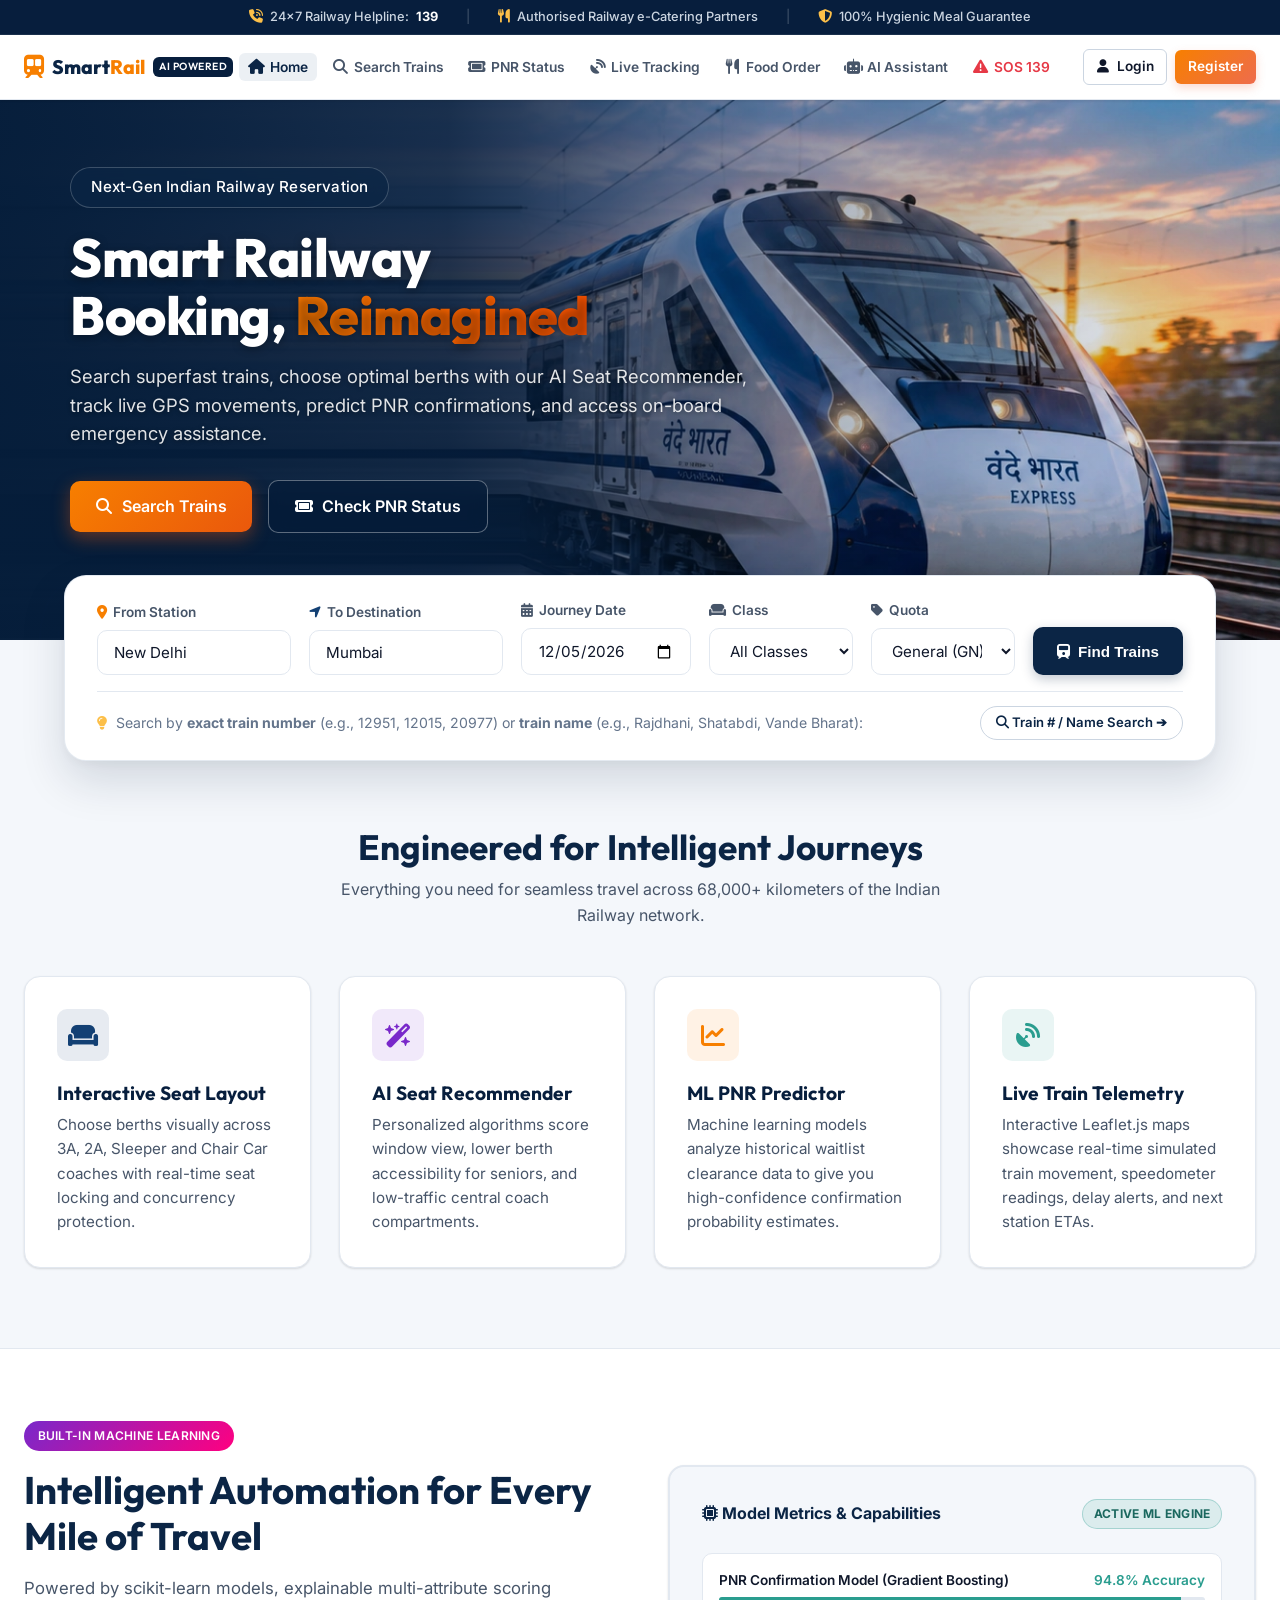
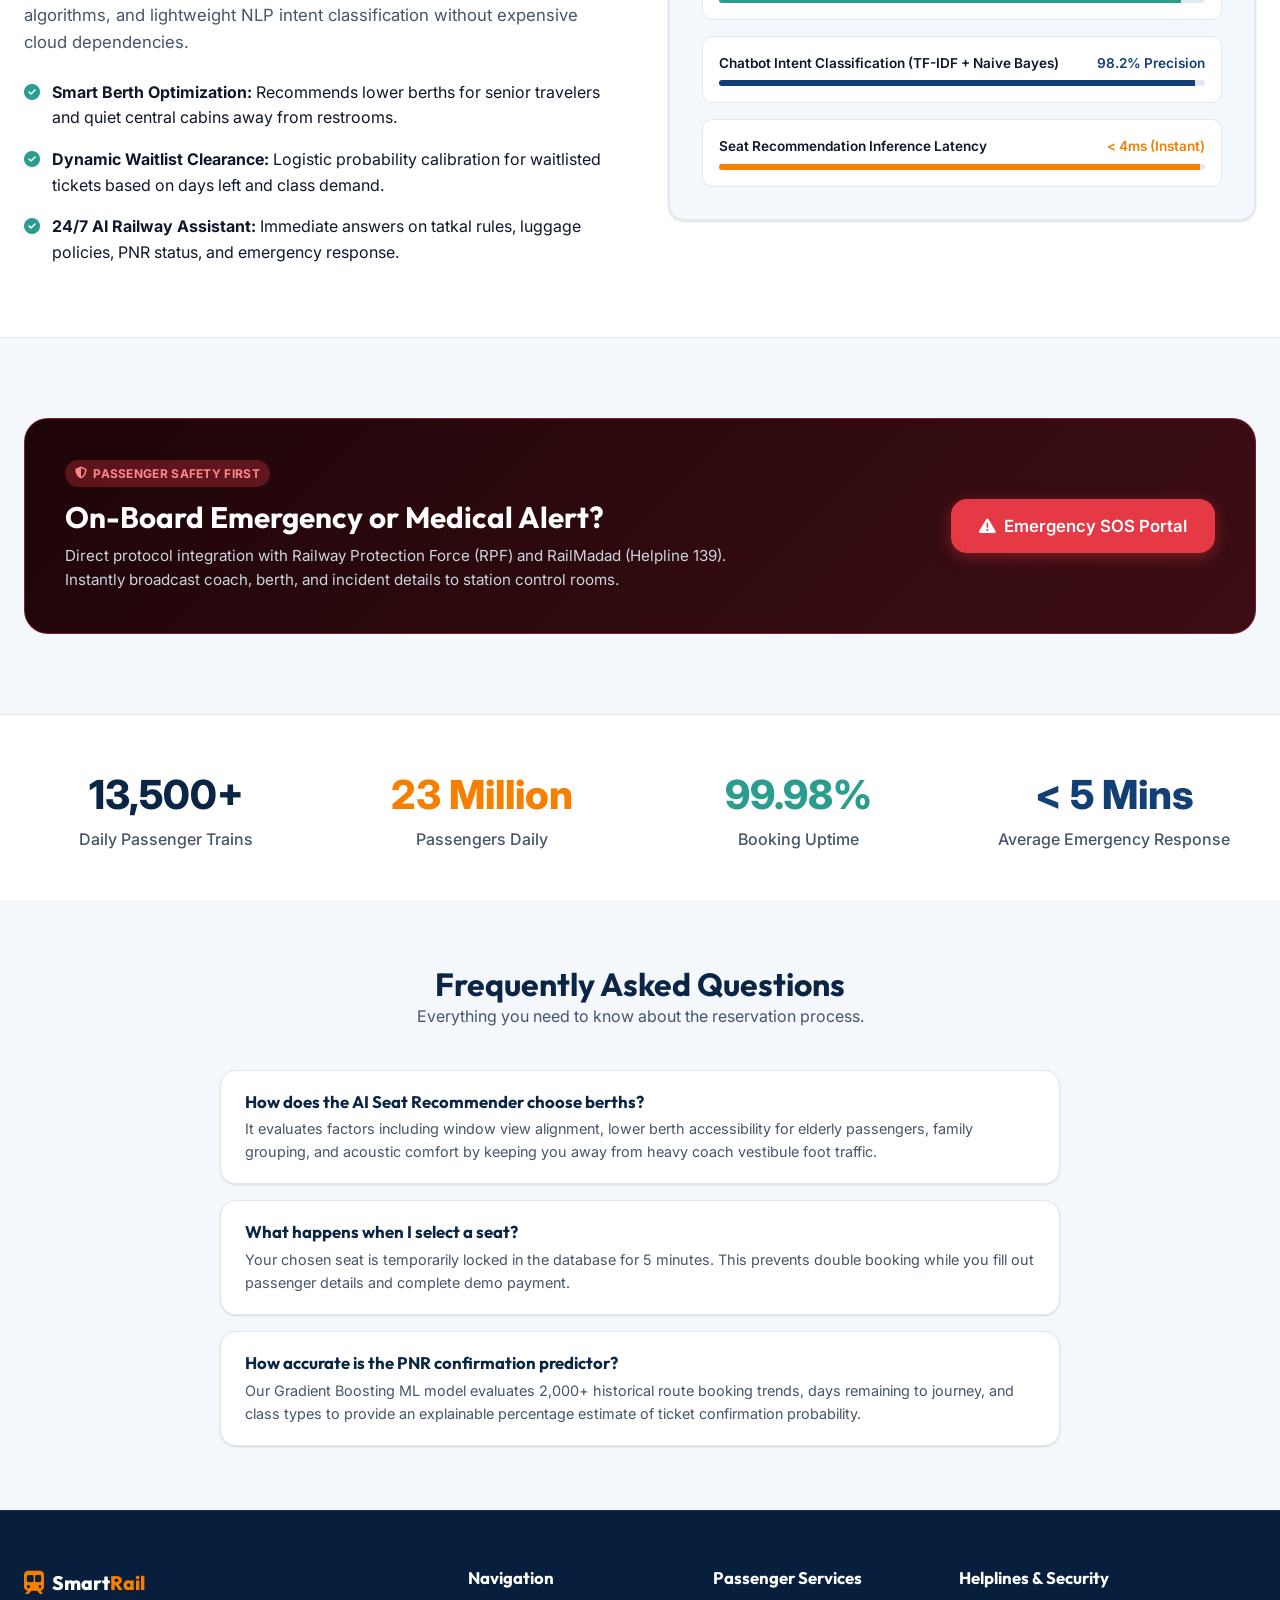
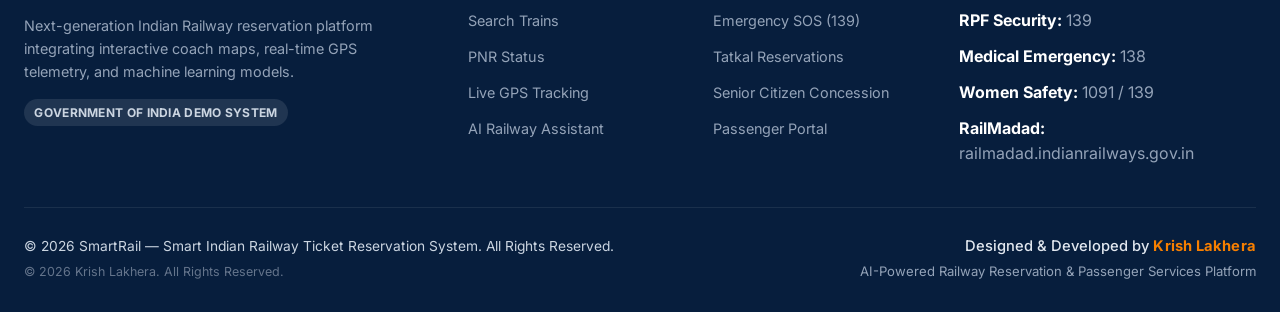
<file: frontend/index.html>
<!DOCTYPE html>
<html lang="en">
<head>
  <meta charset="UTF-8">
  <meta name="viewport" content="width=device-width, initial-scale=1.0">
  <title>Smart Indian Railway Ticket Reservation System</title>
  <link rel="preconnect" href="https://fonts.googleapis.com">
  <link rel="preconnect" href="https://fonts.gstatic.com" crossorigin>
  <link href="https://fonts.googleapis.com/css2?family=Inter:wght@400;500;600;700;800&family=Outfit:wght@500;600;700;800&display=swap" rel="stylesheet">
  <link rel="stylesheet" href="https://cdnjs.cloudflare.com/ajax/libs/font-awesome/6.5.1/css/all.min.css">
  <link rel="stylesheet" href="css/style.css">
  <link rel="stylesheet" href="css/responsive.css">
</head>
<body>

  <!-- Top Announcement Bar -->
  <aside class="top-bar">
    <div class="top-bar-content">
      <div class="top-bar-item">
        <i class="fa-solid fa-phone-volume"></i> 24&times;7 Railway Helpline: <strong>139</strong>
      </div>
      <span class="top-bar-divider">|</span>
      <div class="top-bar-item">
        <i class="fa-solid fa-utensils"></i> Authorised Railway e-Catering Partners
      </div>
      <span class="top-bar-divider">|</span>
      <div class="top-bar-item top-bar-security">
        <i class="fa-solid fa-shield-halved"></i> 100% Hygienic Meal Guarantee
      </div>
    </div>
  </aside>

  <!-- Navigation Bar -->
  <nav class="navbar">
    <div class="nav-container nav-three-section">
      <div class="nav-brand">
        <a href="index.html" class="brand-logo">
          <i class="fa-solid fa-train-subway"></i>
          <span>Smart<span style="color: var(--accent-saffron);">Rail</span></span>
          <span class="brand-tag">AI Powered</span>
        </a>
      </div>

      <ul class="nav-links">
        <li><a href="index.html" class="active"><i class="fa-solid fa-house"></i> Home</a></li>
        <li><a href="search.html"><i class="fa-solid fa-magnifying-glass"></i> Search Trains</a></li>
        <li><a href="pnr-status.html"><i class="fa-solid fa-ticket"></i> PNR Status</a></li>
        <li><a href="live-tracking.html"><i class="fa-solid fa-satellite-dish"></i> Live Tracking</a></li>
        <li><a href="food-order.html"><i class="fa-solid fa-utensils"></i> Food Order</a></li>
        <li><a href="chatbot.html"><i class="fa-solid fa-robot"></i> AI Assistant</a></li>
        <li><a href="emergency.html" class="nav-emergency"><i class="fa-solid fa-triangle-exclamation"></i> SOS 139</a></li>
      </ul>

      <div class="nav-actions">
        <div class="nav-auth" id="nav-auth-container">
          <!-- Injected dynamically by main.js -->
        </div>
        <button class="mobile-toggle" aria-label="Toggle navigation">
          <i class="fa-solid fa-bars"></i>
        </button>
      </div>
    </div>
  </nav>

  <!-- Hero Section -->
  <header class="hero-section">
    <div class="hero-content">
      <div class="hero-badge">
        Next-Gen Indian Railway Reservation
      </div>
      <h1 class="hero-title">
        Smart Railway<br>Booking, <span>Reimagined</span>
      </h1>
      <p class="hero-subtitle">
        Search superfast trains, choose optimal berths with our AI Seat Recommender, track live GPS movements, predict PNR confirmations, and access on-board emergency assistance.
      </p>
      <div class="hero-btn-group">
        <a href="search.html" class="btn-hero-primary">
          <i class="fa-solid fa-magnifying-glass"></i> Search Trains
        </a>
        <a href="pnr-status.html" class="btn-hero-secondary">
          <i class="fa-solid fa-ticket"></i> Check PNR Status
        </a>
      </div>
    </div>
  </header>

  <!-- Search Train Floating Widget -->
  <section class="search-widget-container">
    <div class="search-widget">
      <form action="search.html" method="GET" class="search-grid" id="home-search-form">
        <div class="form-group autocomplete-wrapper">
          <label><i class="fa-solid fa-location-dot" style="color: var(--accent-saffron);"></i> From Station</label>
          <input type="text" name="source" id="home-input-from" class="form-control" placeholder="City or station name..." value="New Delhi" autocomplete="off" required>
          <div id="home-dropdown-from" class="autocomplete-dropdown"></div>
        </div>

        <div class="form-group autocomplete-wrapper">
          <label><i class="fa-solid fa-location-arrow" style="color: var(--primary-blue);"></i> To Destination</label>
          <input type="text" name="destination" id="home-input-to" class="form-control" placeholder="City or station name..." value="Mumbai" autocomplete="off" required>
          <div id="home-dropdown-to" class="autocomplete-dropdown"></div>
        </div>

        <div class="form-group">
          <label><i class="fa-solid fa-calendar-days"></i> Journey Date</label>
          <input type="date" name="date" class="form-control" id="hero-date-input" required>
        </div>

        <div class="form-group">
          <label><i class="fa-solid fa-couch"></i> Class</label>
          <select name="class" class="form-control">
            <option value="">All Classes</option>
            <option value="3A">AC 3 Tier (3A)</option>
            <option value="2A">AC 2 Tier (2A)</option>
            <option value="1A">AC First Class (1A)</option>
            <option value="SL">Sleeper (SL)</option>
            <option value="CC">AC Chair Car (CC)</option>
          </select>
        </div>

        <div class="form-group">
          <label><i class="fa-solid fa-tag"></i> Quota</label>
          <select name="quota" class="form-control">
            <option value="GN">General (GN)</option>
            <option value="LD">Ladies (LD)</option>
            <option value="SS">Senior Citizen (SS)</option>
            <option value="TQ">Tatkal (TQ)</option>
            <option value="PT">Premium Tatkal (PT)</option>
          </select>
        </div>

        <div>
          <button type="submit" class="search-btn-home">
            <i class="fa-solid fa-train"></i> Find Trains
          </button>
        </div>
      </form>
      <div class="search-widget-lower">
        <div class="search-lower-hint">
          <i class="fa-solid fa-lightbulb" style="color: var(--accent-gold);"></i>
          <span>Search by <strong>exact train number</strong> (e.g., 12951, 12015, 20977) or <strong>train name</strong> (e.g., Rajdhani, Shatabdi, Vande Bharat):</span>
        </div>
        <a href="search.html?train_number=12951" class="search-lower-btn">
          <i class="fa-solid fa-magnifying-glass"></i> Train # / Name Search ➔
        </a>
      </div>
    </div>
  </section>

  <!-- Key Features Grid -->
  <section class="container" style="padding-top: 1rem;">
    <div style="text-align: center; margin-bottom: 3rem;">
      <h2 style="font-size: 2.2rem; color: var(--primary-navy); margin-bottom: 0.5rem;">Engineered for Intelligent Journeys</h2>
      <p style="color: var(--text-secondary); max-width: 650px; margin: 0 auto;">Everything you need for seamless travel across 68,000+ kilometers of the Indian Railway network.</p>
    </div>

    <div style="display: grid; grid-template-columns: repeat(auto-fit, minmax(280px, 1fr)); gap: 1.75rem;">
      <div class="card" style="padding: 2rem;">
        <div style="width: 52px; height: 52px; border-radius: var(--radius-md); background: rgba(19, 64, 116, 0.1); color: var(--primary-blue); display: flex; align-items: center; justify-content: center; font-size: 1.5rem; margin-bottom: 1.25rem;">
          <i class="fa-solid fa-couch"></i>
        </div>
        <h3 style="font-size: 1.2rem; margin-bottom: 0.5rem;">Interactive Seat Layout</h3>
        <p style="color: var(--text-secondary); font-size: 0.95rem;">Choose berths visually across 3A, 2A, Sleeper and Chair Car coaches with real-time seat locking and concurrency protection.</p>
      </div>

      <div class="card" style="padding: 2rem;">
        <div style="width: 52px; height: 52px; border-radius: var(--radius-md); background: rgba(121, 40, 202, 0.1); color: #7928ca; display: flex; align-items: center; justify-content: center; font-size: 1.5rem; margin-bottom: 1.25rem;">
          <i class="fa-solid fa-wand-magic-sparkles"></i>
        </div>
        <h3 style="font-size: 1.2rem; margin-bottom: 0.5rem;">AI Seat Recommender</h3>
        <p style="color: var(--text-secondary); font-size: 0.95rem;">Personalized algorithms score window view, lower berth accessibility for seniors, and low-traffic central coach compartments.</p>
      </div>

      <div class="card" style="padding: 2rem;">
        <div style="width: 52px; height: 52px; border-radius: var(--radius-md); background: rgba(247, 127, 0, 0.1); color: var(--accent-saffron); display: flex; align-items: center; justify-content: center; font-size: 1.5rem; margin-bottom: 1.25rem;">
          <i class="fa-solid fa-chart-line"></i>
        </div>
        <h3 style="font-size: 1.2rem; margin-bottom: 0.5rem;">ML PNR Predictor</h3>
        <p style="color: var(--text-secondary); font-size: 0.95rem;">Machine learning models analyze historical waitlist clearance data to give you high-confidence confirmation probability estimates.</p>
      </div>

      <div class="card" style="padding: 2rem;">
        <div style="width: 52px; height: 52px; border-radius: var(--radius-md); background: rgba(42, 157, 143, 0.1); color: var(--accent-green); display: flex; align-items: center; justify-content: center; font-size: 1.5rem; margin-bottom: 1.25rem;">
          <i class="fa-solid fa-satellite-dish"></i>
        </div>
        <h3 style="font-size: 1.2rem; margin-bottom: 0.5rem;">Live Train Telemetry</h3>
        <p style="color: var(--text-secondary); font-size: 0.95rem;">Interactive Leaflet.js maps showcase real-time simulated train movement, speedometer readings, delay alerts, and next station ETAs.</p>
      </div>
    </div>
  </section>

  <!-- AI Highlights Section -->
  <section style="background: white; border-top: 1px solid var(--border-light); border-bottom: 1px solid var(--border-light); padding: 4.5rem 1.5rem; margin: 3rem 0;">
    <div class="container" style="padding: 0;">
      <div style="display: grid; grid-template-columns: 1fr 1fr; gap: 3.5rem; align-items: center;">
        <div>
          <span class="badge badge-ai" style="margin-bottom: 1rem; padding: 0.35rem 0.85rem;">BUILT-IN MACHINE LEARNING</span>
          <h2 style="font-size: 2.4rem; color: var(--primary-navy); margin-bottom: 1rem; line-height: 1.2;">
            Intelligent Automation for Every Mile of Travel
          </h2>
          <p style="color: var(--text-secondary); font-size: 1.05rem; margin-bottom: 1.5rem;">
            Powered by scikit-learn models, explainable multi-attribute scoring algorithms, and lightweight NLP intent classification without expensive cloud dependencies.
          </p>
          <ul style="list-style: none; display: flex; flex-direction: column; gap: 1rem;">
            <li style="display: flex; align-items: flex-start; gap: 0.75rem;">
              <i class="fa-solid fa-circle-check" style="color: var(--accent-green); margin-top: 4px;"></i>
              <div><strong>Smart Berth Optimization:</strong> Recommends lower berths for senior travelers and quiet central cabins away from restrooms.</div>
            </li>
            <li style="display: flex; align-items: flex-start; gap: 0.75rem;">
              <i class="fa-solid fa-circle-check" style="color: var(--accent-green); margin-top: 4px;"></i>
              <div><strong>Dynamic Waitlist Clearance:</strong> Logistic probability calibration for waitlisted tickets based on days left and class demand.</div>
            </li>
            <li style="display: flex; align-items: flex-start; gap: 0.75rem;">
              <i class="fa-solid fa-circle-check" style="color: var(--accent-green); margin-top: 4px;"></i>
              <div><strong>24/7 AI Railway Assistant:</strong> Immediate answers on tatkal rules, luggage policies, PNR status, and emergency response.</div>
            </li>
          </ul>
        </div>

        <div class="card" style="background: var(--bg-slate); border: 2px solid var(--border-light); padding: 2rem;">
          <div style="display: flex; align-items: center; justify-content: space-between; margin-bottom: 1.5rem;">
            <span style="font-weight: 700; color: var(--primary-navy);"><i class="fa-solid fa-microchip"></i> Model Metrics & Capabilities</span>
            <span class="badge badge-available">ACTIVE ML ENGINE</span>
          </div>
          <div style="display: flex; flex-direction: column; gap: 1rem;">
            <div style="background: white; padding: 1rem; border-radius: var(--radius-md); border: 1px solid var(--border-light);">
              <div style="display: flex; justify-content: space-between; font-size: 0.85rem; font-weight: 600; margin-bottom: 0.35rem;">
                <span>PNR Confirmation Model (Gradient Boosting)</span>
                <span style="color: var(--accent-green);">94.8% Accuracy</span>
              </div>
              <div style="background: #e2e8f0; height: 6px; border-radius: 3px; overflow: hidden;">
                <div style="background: var(--accent-green); width: 95%; height: 100%;"></div>
              </div>
            </div>

            <div style="background: white; padding: 1rem; border-radius: var(--radius-md); border: 1px solid var(--border-light);">
              <div style="display: flex; justify-content: space-between; font-size: 0.85rem; font-weight: 600; margin-bottom: 0.35rem;">
                <span>Chatbot Intent Classification (TF-IDF + Naive Bayes)</span>
                <span style="color: var(--primary-blue);">98.2% Precision</span>
              </div>
              <div style="background: #e2e8f0; height: 6px; border-radius: 3px; overflow: hidden;">
                <div style="background: var(--primary-blue); width: 98%; height: 100%;"></div>
              </div>
            </div>

            <div style="background: white; padding: 1rem; border-radius: var(--radius-md); border: 1px solid var(--border-light);">
              <div style="display: flex; justify-content: space-between; font-size: 0.85rem; font-weight: 600; margin-bottom: 0.35rem;">
                <span>Seat Recommendation Inference Latency</span>
                <span style="color: var(--accent-saffron);">< 4ms (Instant)</span>
              </div>
              <div style="background: #e2e8f0; height: 6px; border-radius: 3px; overflow: hidden;">
                <div style="background: var(--accent-saffron); width: 99%; height: 100%;"></div>
              </div>
            </div>
          </div>
        </div>
      </div>
    </div>
  </section>

  <!-- Emergency / Safety Banner -->
  <section class="container" style="margin-bottom: 3rem;">
    <div style="background: linear-gradient(135deg, #1e0508 0%, #3d0e14 100%); border-radius: var(--radius-xl); padding: 2.5rem; color: white; display: flex; align-items: center; justify-content: space-between; flex-wrap: wrap; gap: 2rem; border: 1px solid rgba(230, 57, 70, 0.4);">
      <div style="max-width: 680px;">
        <span class="badge" style="background: rgba(230, 57, 70, 0.3); color: #ff858d; margin-bottom: 0.75rem;">
          <i class="fa-solid fa-shield-halved"></i> PASSENGER SAFETY FIRST
        </span>
        <h2 style="color: white; font-size: 1.85rem; margin-bottom: 0.5rem;">On-Board Emergency or Medical Alert?</h2>
        <p style="color: #cbd5e1; font-size: 0.95rem;">
          Direct protocol integration with Railway Protection Force (RPF) and RailMadad (Helpline 139). Instantly broadcast coach, berth, and incident details to station control rooms.
        </p>
      </div>
      <div>
        <a href="emergency.html" class="btn btn-lg btn-danger" style="box-shadow: 0 4px 15px rgba(230, 57, 70, 0.4);">
          <i class="fa-solid fa-triangle-exclamation"></i> Emergency SOS Portal
        </a>
      </div>
    </div>
  </section>

  <!-- Statistics Counter -->
  <section style="background: var(--surface-white); border-top: 1px solid var(--border-light); padding: 3rem 1.5rem;">
    <div class="container" style="padding: 0;">
      <div style="display: grid; grid-template-columns: repeat(auto-fit, minmax(200px, 1fr)); gap: 2rem; text-align: center;">
        <div>
          <div style="font-size: 2.5rem; font-weight: 800; color: var(--primary-navy);">13,500+</div>
          <div style="color: var(--text-secondary); font-weight: 500;">Daily Passenger Trains</div>
        </div>
        <div>
          <div style="font-size: 2.5rem; font-weight: 800; color: var(--accent-saffron);">23 Million</div>
          <div style="color: var(--text-secondary); font-weight: 500;">Passengers Daily</div>
        </div>
        <div>
          <div style="font-size: 2.5rem; font-weight: 800; color: var(--accent-green);">99.98%</div>
          <div style="color: var(--text-secondary); font-weight: 500;">Booking Uptime</div>
        </div>
        <div>
          <div style="font-size: 2.5rem; font-weight: 800; color: var(--primary-blue);">< 5 Mins</div>
          <div style="color: var(--text-secondary); font-weight: 500;">Average Emergency Response</div>
        </div>
      </div>
    </div>
  </section>

  <!-- FAQ Section -->
  <section class="container" style="padding-top: 4rem; padding-bottom: 4rem;">
    <div style="text-align: center; margin-bottom: 2.5rem;">
      <h2 style="font-size: 2rem; color: var(--primary-navy);">Frequently Asked Questions</h2>
      <p style="color: var(--text-secondary);">Everything you need to know about the reservation process.</p>
    </div>

    <div style="max-width: 840px; margin: 0 auto; display: flex; flex-direction: column; gap: 1rem;">
      <div class="card" style="padding: 1.25rem 1.5rem;">
        <h4 style="font-size: 1.05rem; color: var(--primary-navy); margin-bottom: 0.35rem;">How does the AI Seat Recommender choose berths?</h4>
        <p style="color: var(--text-secondary); font-size: 0.9rem;">It evaluates factors including window view alignment, lower berth accessibility for elderly passengers, family grouping, and acoustic comfort by keeping you away from heavy coach vestibule foot traffic.</p>
      </div>

      <div class="card" style="padding: 1.25rem 1.5rem;">
        <h4 style="font-size: 1.05rem; color: var(--primary-navy); margin-bottom: 0.35rem;">What happens when I select a seat?</h4>
        <p style="color: var(--text-secondary); font-size: 0.9rem;">Your chosen seat is temporarily locked in the database for 5 minutes. This prevents double booking while you fill out passenger details and complete demo payment.</p>
      </div>

      <div class="card" style="padding: 1.25rem 1.5rem;">
        <h4 style="font-size: 1.05rem; color: var(--primary-navy); margin-bottom: 0.35rem;">How accurate is the PNR confirmation predictor?</h4>
        <p style="color: var(--text-secondary); font-size: 0.9rem;">Our Gradient Boosting ML model evaluates 2,000+ historical route booking trends, days remaining to journey, and class types to provide an explainable percentage estimate of ticket confirmation probability.</p>
      </div>
    </div>
  </section>

  <!-- Footer -->
  <footer>
    <div class="footer-container">
      <div class="footer-col">
        <div class="brand-logo" style="color: white; margin-bottom: 1rem;">
          <i class="fa-solid fa-train-subway" style="color: var(--accent-saffron);"></i>
          <span>Smart<span style="color: var(--accent-saffron);">Rail</span></span>
        </div>
        <p style="font-size: 0.9rem; line-height: 1.6; margin-bottom: 1rem;">
          Next-generation Indian Railway reservation platform integrating interactive coach maps, real-time GPS telemetry, and machine learning models.
        </p>
        <span class="badge" style="background: rgba(255,255,255,0.1); color: #cbd5e1;">Government of India Demo System</span>
      </div>

      <div class="footer-col">
        <h4>Navigation</h4>
        <ul>
          <li><a href="search.html">Search Trains</a></li>
          <li><a href="pnr-status.html">PNR Status</a></li>
          <li><a href="live-tracking.html">Live GPS Tracking</a></li>
          <li><a href="chatbot.html">AI Railway Assistant</a></li>
        </ul>
      </div>

      <div class="footer-col">
        <h4>Passenger Services</h4>
        <ul>
          <li><a href="emergency.html">Emergency SOS (139)</a></li>
          <li><a href="search.html?quota=TQ">Tatkal Reservations</a></li>
          <li><a href="search.html?quota=SS">Senior Citizen Concession</a></li>
          <li><a href="login.html">Passenger Portal</a></li>
        </ul>
      </div>

      <div class="footer-col">
        <h4>Helplines & Security</h4>
        <ul>
          <li><strong style="color: white;">RPF Security:</strong> 139</li>
          <li><strong style="color: white;">Medical Emergency:</strong> 138</li>
          <li><strong style="color: white;">Women Safety:</strong> 1091 / 139</li>
          <li><strong style="color: white;">RailMadad:</strong> railmadad.indianrailways.gov.in</li>
        </ul>
      </div>
    </div>

    <div class="footer-bottom">
      <div class="footer-bottom-left">
        <div class="footer-copyright">
          &copy; 2026 SmartRail &mdash; Smart Indian Railway Ticket Reservation System. All Rights Reserved.
        </div>
        <div class="footer-sub-copyright">
          &copy; 2026 Krish Lakhera. All Rights Reserved.
        </div>
      </div>
      <div class="footer-bottom-right">
        <div class="footer-credit">
          Designed &amp; Developed by <span class="footer-author">Krish Lakhera</span>
        </div>
        <div class="footer-platform-tag">
          AI-Powered Railway Reservation &amp; Passenger Services Platform
        </div>
      </div>
    </div>
  </footer>

  <script src="js/main.js"></script>
  <script>
    // Set default date to today
    const heroDate = document.getElementById('hero-date-input');
    if (heroDate) {
      const today = new Date().toISOString().split('T')[0];
      heroDate.min = today;
      heroDate.value = today;
    }

    // Home Page Station Autocomplete
    function setupHomeAutocomplete(inputId, dropdownId) {
      const input = document.getElementById(inputId);
      const dropdown = document.getElementById(dropdownId);
      if (!input || !dropdown) return;

      let timer = null;

      input.addEventListener('input', () => {
        clearTimeout(timer);
        const q = input.value.trim();
        if (!q) {
          dropdown.style.display = 'none';
          dropdown.innerHTML = '';
          return;
        }

        timer = setTimeout(async () => {
          try {
            const res = await fetchApi(`/stations/search?q=${encodeURIComponent(q)}&limit=8`);
            if (res.success && res.data && res.data.length > 0) {
              dropdown.innerHTML = res.data.map(s => `
                <div class="autocomplete-item" data-code="${s.code}" data-name="${s.name}" data-city="${s.city}">
                  <div>
                    <span style="font-weight: 600;">${s.name}</span>
                    <span class="station-city-badge">${s.city}, ${s.state}</span>
                  </div>
                  <span class="station-code-badge">${s.code}</span>
                </div>
              `).join('');
              dropdown.style.display = 'block';

              dropdown.querySelectorAll('.autocomplete-item').forEach(item => {
                item.addEventListener('click', () => {
                  input.value = `${item.getAttribute('data-name')} (${item.getAttribute('data-code')})`;
                  dropdown.style.display = 'none';
                });
              });
            } else {
              dropdown.innerHTML = `<div style="padding: 10px 14px; color: #94a3b8; font-size: 0.85rem;">No matching stations</div>`;
              dropdown.style.display = 'block';
            }
          } catch (e) {
            console.error(e);
          }
        }, 180);
      });

      document.addEventListener('click', (e) => {
        if (!input.contains(e.target) && !dropdown.contains(e.target)) {
          dropdown.style.display = 'none';
        }
      });
    }

    setupHomeAutocomplete('home-input-from', 'home-dropdown-from');
    setupHomeAutocomplete('home-input-to', 'home-dropdown-to');
  </script>
</body>
</html>
</file>
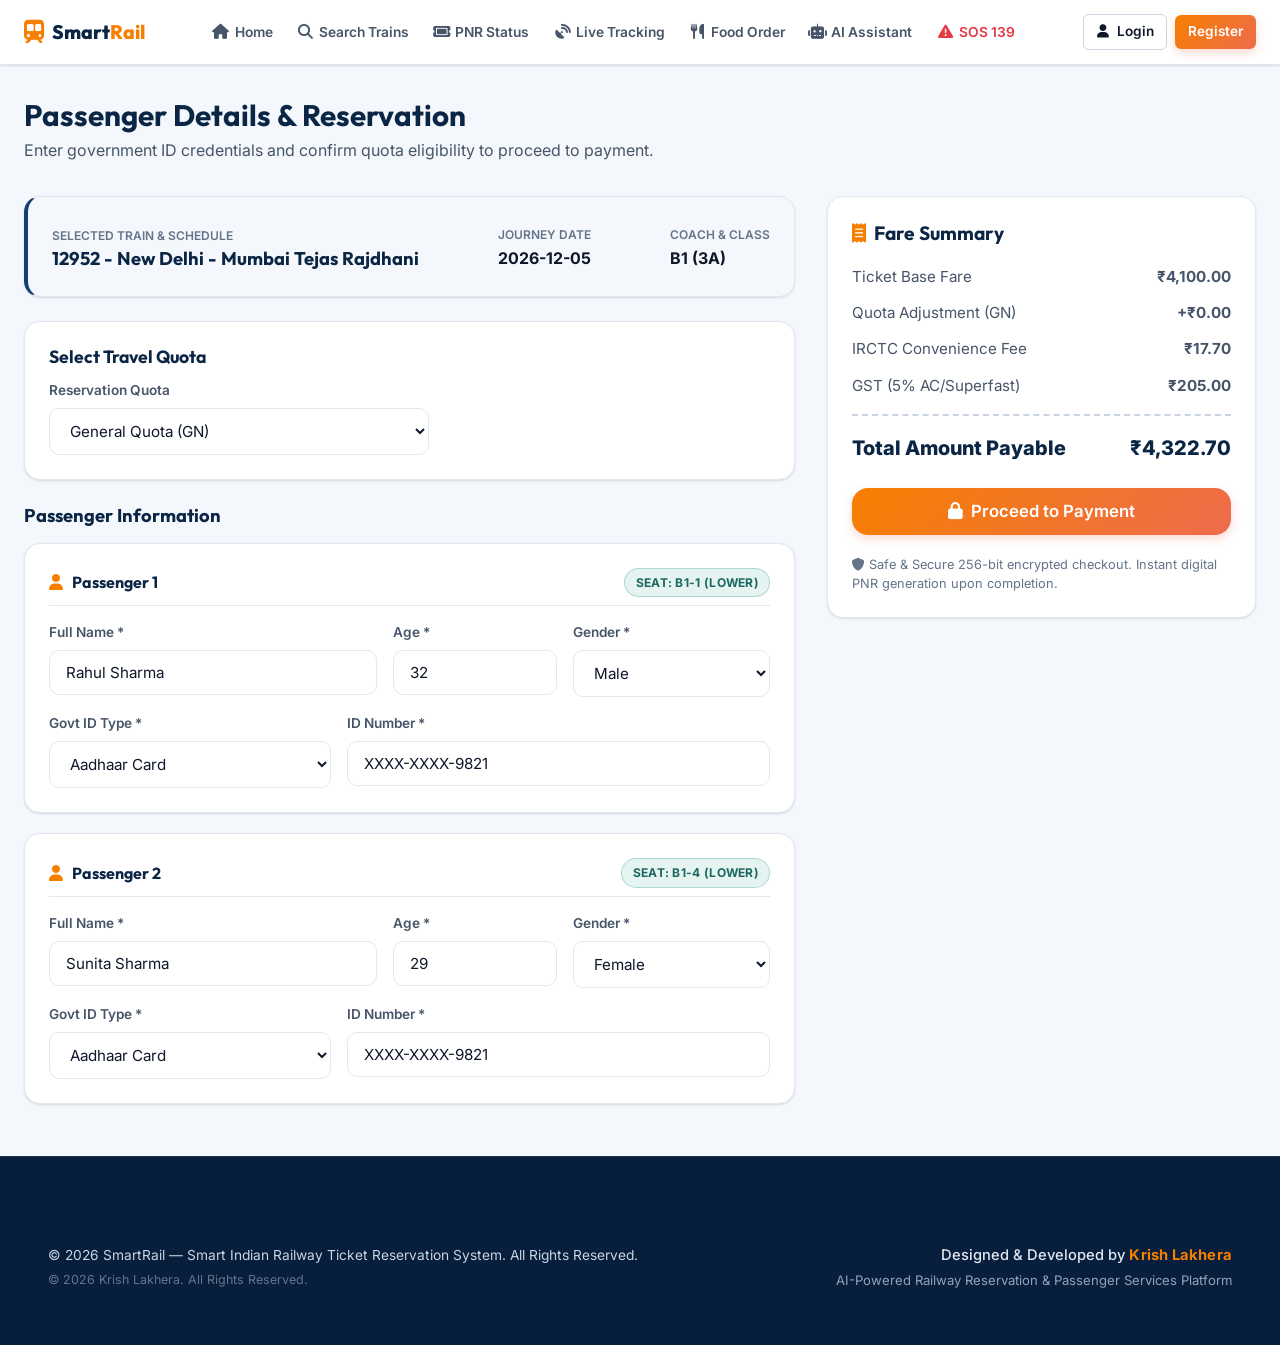
<file: frontend/booking.html>
<!DOCTYPE html>
<html lang="en">
<head>
  <meta charset="UTF-8">
  <meta name="viewport" content="width=device-width, initial-scale=1.0">
  <title>Passenger Details & Booking - Smart Indian Railway</title>
  <link rel="preconnect" href="https://fonts.googleapis.com">
  <link rel="preconnect" href="https://fonts.gstatic.com" crossorigin>
  <link href="https://fonts.googleapis.com/css2?family=Inter:wght@400;500;600;700;800&family=Outfit:wght@500;600;700;800&display=swap" rel="stylesheet">
  <link rel="stylesheet" href="https://cdnjs.cloudflare.com/ajax/libs/font-awesome/6.5.1/css/all.min.css">
  <link rel="stylesheet" href="css/style.css">
  <link rel="stylesheet" href="css/responsive.css">
  <style>
    .booking-grid {
      display: grid;
      grid-template-columns: 1.8fr 1fr;
      gap: 2rem;
      align-items: start;
    }
    .fare-breakdown-card {
      background: white;
      border-radius: var(--radius-lg);
      border: 1px solid var(--border-light);
      padding: 1.5rem;
      box-shadow: var(--shadow-sm);
      position: sticky;
      top: 80px;
    }
    .fare-row {
      display: flex;
      justify-content: space-between;
      margin-bottom: 0.75rem;
      font-size: 0.95rem;
      color: var(--text-secondary);
    }
    .fare-total-row {
      display: flex;
      justify-content: space-between;
      border-top: 2px dashed var(--border-dark);
      padding-top: 1rem;
      margin-top: 1rem;
      font-size: 1.25rem;
      font-weight: 800;
      color: var(--primary-navy);
    }
    .quota-valid-msg {
      background: rgba(42, 157, 143, 0.1);
      color: #1b685f;
      padding: 0.75rem 1rem;
      border-radius: var(--radius-md);
      font-size: 0.85rem;
      margin-top: 0.5rem;
      border: 1px solid rgba(42, 157, 143, 0.3);
    }
    .quota-invalid-msg {
      background: rgba(230, 57, 70, 0.1);
      color: var(--accent-red);
      padding: 0.75rem 1rem;
      border-radius: var(--radius-md);
      font-size: 0.85rem;
      margin-top: 0.5rem;
      border: 1px solid rgba(230, 57, 70, 0.3);
    }
    .pay-method-tabs {
      display: flex;
      gap: 0.5rem;
      margin-bottom: 1.25rem;
      border-bottom: 1px solid var(--border-light);
      padding-bottom: 0.5rem;
    }
    .pay-method-tab {
      padding: 0.5rem 1rem;
      border-radius: var(--radius-md);
      background: var(--bg-slate);
      border: 1px solid var(--border-light);
      font-size: 0.85rem;
      font-weight: 600;
      cursor: pointer;
    }
    .pay-method-tab.active {
      background: var(--primary-navy);
      color: white;
      border-color: var(--primary-navy);
    }
  </style>
</head>
<body>

  <!-- Navigation Bar -->
  <nav class="navbar">
    <div class="nav-container">
      <a href="index.html" class="brand-logo">
        <i class="fa-solid fa-train-subway"></i>
        <span>Smart<span style="color: var(--accent-saffron);">Rail</span></span>
      </a>

      <button class="mobile-toggle"><i class="fa-solid fa-bars"></i></button>

      <ul class="nav-links">
        <li><a href="index.html"><i class="fa-solid fa-house"></i> Home</a></li>
        <li><a href="search.html"><i class="fa-solid fa-magnifying-glass"></i> Search Trains</a></li>
        <li><a href="pnr-status.html"><i class="fa-solid fa-ticket"></i> PNR Status</a></li>
        <li><a href="live-tracking.html"><i class="fa-solid fa-satellite-dish"></i> Live Tracking</a></li>
        <li><a href="food-order.html"><i class="fa-solid fa-utensils"></i> Food Order</a></li>
        <li><a href="chatbot.html"><i class="fa-solid fa-robot"></i> AI Assistant</a></li>
        <li><a href="emergency.html" class="nav-emergency"><i class="fa-solid fa-triangle-exclamation"></i> SOS 139</a></li>
      </ul>

      <div class="nav-auth" id="nav-auth-container"></div>
    </div>
  </nav>

  <main class="container">
    <div style="margin-bottom: 2rem;">
      <h1 style="font-size: 1.85rem; color: var(--primary-navy); margin-bottom: 0.25rem;">Passenger Details & Reservation</h1>
      <p style="color: var(--text-secondary);">Enter government ID credentials and confirm quota eligibility to proceed to payment.</p>
    </div>

    <div class="booking-grid">
      <!-- Left Column: Forms -->
      <div>
        <!-- Train Info Capsule -->
        <div class="card" style="margin-bottom: 1.5rem; background: var(--bg-slate); border-left: 4px solid var(--primary-blue);">
          <div style="display: flex; align-items: center; justify-content: space-between; flex-wrap: wrap; gap: 0.75rem;">
            <div>
              <span style="font-size: 0.75rem; color: var(--text-muted); text-transform: uppercase; font-weight: 600;">Selected Train & Schedule</span>
              <h3 id="summary-train-info" style="font-size: 1.15rem; color: var(--primary-navy);">Loading...</h3>
            </div>
            <div style="text-align: right;">
              <span style="font-size: 0.75rem; color: var(--text-muted); text-transform: uppercase; font-weight: 600;">Journey Date</span>
              <div id="summary-journey-date" style="font-weight: 700; color: var(--text-primary);">--</div>
            </div>
            <div>
              <span style="font-size: 0.75rem; color: var(--text-muted); text-transform: uppercase; font-weight: 600;">Coach & Class</span>
              <div id="summary-coach-info" style="font-weight: 700; color: var(--text-primary);">--</div>
            </div>
          </div>
        </div>

        <!-- Quota Selection Card -->
        <div class="card" style="margin-bottom: 1.5rem;">
          <h3 style="font-size: 1.1rem; color: var(--primary-navy); margin-bottom: 0.75rem;">Select Travel Quota</h3>
          <div class="form-group" style="max-width: 380px;">
            <label>Reservation Quota</label>
            <select id="select-booking-quota" class="form-control">
              <option value="GN">General Quota (GN)</option>
              <option value="LD">Ladies Quota (LD)</option>
              <option value="SS">Senior Citizen Concession (SS - 30% Off)</option>
              <option value="TQ">Tatkal Emergency Quota (TQ)</option>
              <option value="PT">Premium Tatkal (PT)</option>
              <option value="HP">Divyang Concession (HP - 50% Off)</option>
            </select>
          </div>
          <div id="quota-validation-msg" style="display: none;"></div>
        </div>

        <!-- Passenger Forms -->
        <h3 style="font-size: 1.15rem; color: var(--primary-navy); margin-bottom: 1rem;">Passenger Information</h3>
        <div id="passengers-form-container">
          <!-- Injected by booking.js -->
        </div>
      </div>

      <!-- Right Column: Fare Breakdown -->
      <aside class="fare-breakdown-card">
        <h3 style="font-size: 1.2rem; color: var(--primary-navy); margin-bottom: 1.25rem;">
          <i class="fa-solid fa-receipt" style="color: var(--accent-saffron); margin-right: 4px;"></i> Fare Summary
        </h3>

        <div class="fare-row">
          <span>Ticket Base Fare</span>
          <strong id="fare-base-amount">₹0.00</strong>
        </div>

        <div class="fare-row">
          <span>Quota Adjustment (<span id="fare-quota-code">GN</span>)</span>
          <strong id="fare-quota-amount">₹0.00</strong>
        </div>

        <div class="fare-row">
          <span>IRCTC Convenience Fee</span>
          <strong id="fare-convenience-amount">₹17.70</strong>
        </div>

        <div class="fare-row">
          <span>GST (5% AC/Superfast)</span>
          <strong id="fare-gst-amount">₹0.00</strong>
        </div>

        <div class="fare-total-row">
          <span>Total Amount Payable</span>
          <span id="fare-grand-total">₹0.00</span>
        </div>

        <div style="margin-top: 1.5rem;">
          <button type="button" id="btn-open-payment-modal" class="btn btn-accent btn-lg" style="width: 100%;">
            <i class="fa-solid fa-lock"></i> Proceed to Payment
          </button>
        </div>

        <div style="margin-top: 1.25rem; font-size: 0.8rem; color: var(--text-muted); line-height: 1.5;">
          <i class="fa-solid fa-shield"></i> Safe & Secure 256-bit encrypted checkout. Instant digital PNR generation upon completion.
        </div>
      </aside>
    </div>
  </main>

  <!-- Demo Payment Gateway Modal -->
  <div class="modal-overlay" id="payment-modal">
    <div class="modal-dialog">
      <div class="modal-header">
        <h3 style="font-size: 1.2rem; color: var(--primary-navy);"><i class="fa-solid fa-credit-card" style="color: var(--accent-saffron);"></i> SmartPay Railway Gateway (Demo)</h3>
        <button onclick="closePaymentModal()" style="background: none; border: none; font-size: 1.25rem; cursor: pointer;">&times;</button>
      </div>
      <div class="modal-body">
        <div style="text-align: center; margin-bottom: 1.5rem; background: var(--bg-slate); padding: 1rem; border-radius: var(--radius-md);">
          <span style="font-size: 0.85rem; color: var(--text-muted);">Total Transaction Amount</span>
          <div id="payment-modal-amount" style="font-size: 2rem; font-weight: 800; color: var(--primary-navy);">₹0.00</div>
          <span class="badge badge-available" style="margin-top: 4px;">DEMO TEST ENVIRONMENT</span>
        </div>

        <div class="pay-method-tabs">
          <button class="pay-method-tab active" data-target="pane-upi"><i class="fa-solid fa-qrcode"></i> UPI / QR</button>
          <button class="pay-method-tab" data-target="pane-card"><i class="fa-regular fa-credit-card"></i> Card</button>
          <button class="pay-method-tab" data-target="pane-netbanking"><i class="fa-solid fa-building-columns"></i> Net Banking</button>
        </div>

        <!-- UPI Pane -->
        <div class="pay-method-pane" id="pane-upi" style="text-align: center; padding: 1rem 0;">
          <div style="background: white; border: 2px dashed #cbd5e1; width: 180px; height: 180px; margin: 0 auto 1rem; display: flex; align-items: center; justify-content: center; border-radius: var(--radius-md); flex-direction: column;">
            <i class="fa-solid fa-qrcode" style="font-size: 6rem; color: var(--primary-navy);"></i>
            <span style="font-size: 0.75rem; color: var(--text-muted); margin-top: 4px;">Scan with any UPI App</span>
          </div>
          <p style="font-size: 0.85rem; color: var(--text-secondary);">Supports Google Pay, PhonePe, Paytm, and BHIM UPI</p>
        </div>

        <!-- Card Pane -->
        <div class="pay-method-pane" id="pane-card" style="display: none;">
          <div class="form-group" style="margin-bottom: 0.75rem;">
            <label>Card Number</label>
            <input type="text" class="form-control" value="4532 •••• •••• 8921" readonly>
          </div>
          <div style="display: grid; grid-template-columns: 1fr 1fr; gap: 0.75rem;">
            <div class="form-group">
              <label>Expiry Date</label>
              <input type="text" class="form-control" value="12/28" readonly>
            </div>
            <div class="form-group">
              <label>CVV</label>
              <input type="password" class="form-control" value="•••" readonly>
            </div>
          </div>
        </div>

        <!-- Net Banking Pane -->
        <div class="pay-method-pane" id="pane-netbanking" style="display: none;">
          <div class="form-group">
            <label>Select Bank</label>
            <select class="form-control">
              <option>State Bank of India (SBI)</option>
              <option>HDFC Bank</option>
              <option>ICICI Bank</option>
              <option>Punjab National Bank</option>
            </select>
          </div>
        </div>
      </div>
      <div class="modal-footer">
        <button onclick="closePaymentModal()" class="btn btn-outline">Cancel</button>
        <button id="btn-confirm-demo-payment" class="btn btn-primary">
          <i class="fa-solid fa-check"></i> Simulate Payment & Issue PNR
        </button>
      </div>
    </div>
  </div>

  <footer>
    <div class="footer-bottom" style="border: none; padding: 2rem 1.5rem;">
      <div class="footer-bottom-left">
        <div class="footer-copyright">
          &copy; 2026 SmartRail &mdash; Smart Indian Railway Ticket Reservation System. All Rights Reserved.
        </div>
        <div class="footer-sub-copyright">
          &copy; 2026 Krish Lakhera. All Rights Reserved.
        </div>
      </div>
      <div class="footer-bottom-right">
        <div class="footer-credit">
          Designed &amp; Developed by <span class="footer-author">Krish Lakhera</span>
        </div>
        <div class="footer-platform-tag">
          AI-Powered Railway Reservation &amp; Passenger Services Platform
        </div>
      </div>
    </div>
  </footer>

  <script src="js/main.js"></script>
  <script src="js/booking.js"></script>
</body>
</html>
</file>
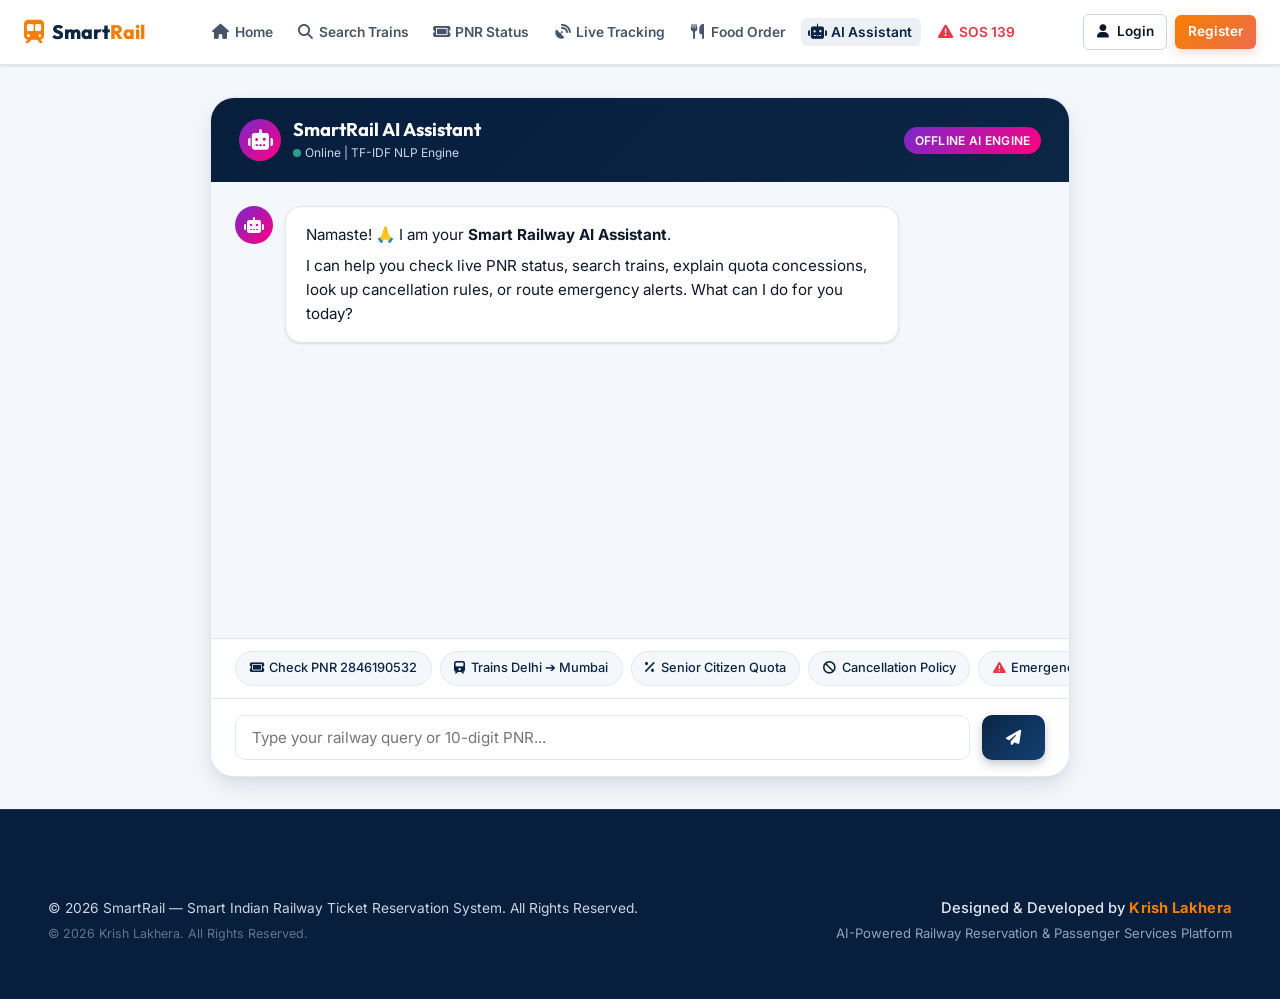
<file: frontend/chatbot.html>
<!DOCTYPE html>
<html lang="en">
<head>
  <meta charset="UTF-8">
  <meta name="viewport" content="width=device-width, initial-scale=1.0">
  <title>AI Railway Assistant - Smart Indian Railway</title>
  <link rel="preconnect" href="https://fonts.googleapis.com">
  <link rel="preconnect" href="https://fonts.gstatic.com" crossorigin>
  <link href="https://fonts.googleapis.com/css2?family=Inter:wght@400;500;600;700;800&family=Outfit:wght@500;600;700;800&display=swap" rel="stylesheet">
  <link rel="stylesheet" href="https://cdnjs.cloudflare.com/ajax/libs/font-awesome/6.5.1/css/all.min.css">
  <link rel="stylesheet" href="css/style.css">
  <link rel="stylesheet" href="css/responsive.css">
  <style>
    .chat-container-card {
      background: white;
      border-radius: var(--radius-xl);
      border: 1px solid var(--border-light);
      box-shadow: var(--shadow-lg);
      max-width: 860px;
      margin: 0 auto;
      display: flex;
      flex-direction: column;
      height: 680px;
      overflow: hidden;
    }
    .chat-header {
      background: linear-gradient(135deg, var(--primary-dark) 0%, var(--primary-navy) 100%);
      color: white;
      padding: 1.25rem 1.75rem;
      display: flex;
      align-items: center;
      justify-content: space-between;
    }
    .chat-messages {
      flex: 1;
      padding: 1.5rem;
      overflow-y: auto;
      display: flex;
      flex-direction: column;
      gap: 1.25rem;
      background: var(--bg-slate);
    }
    .chat-bubble {
      display: flex;
      gap: 0.75rem;
      max-width: 82%;
    }
    .chat-user {
      align-self: flex-end;
      flex-direction: row-reverse;
    }
    .chat-bot {
      align-self: flex-start;
    }
    .chat-avatar {
      width: 38px;
      height: 38px;
      border-radius: 50%;
      display: flex;
      align-items: center;
      justify-content: center;
      flex-shrink: 0;
      font-size: 1rem;
    }
    .user-avatar {
      background: var(--primary-navy);
      color: white;
    }
    .bot-avatar {
      background: linear-gradient(135deg, #7928ca, #ff0080);
      color: white;
    }
    .chat-bubble-content {
      background: white;
      padding: 1rem 1.25rem;
      border-radius: var(--radius-lg);
      box-shadow: var(--shadow-sm);
      font-size: 0.95rem;
      line-height: 1.6;
      border: 1px solid var(--border-light);
    }
    .chat-user .chat-bubble-content {
      background: var(--primary-navy);
      color: white;
      border-color: var(--primary-navy);
    }
    .chat-suggestions {
      padding: 0.75rem 1.5rem;
      background: white;
      border-top: 1px solid var(--border-light);
      display: flex;
      gap: 0.5rem;
      overflow-x: auto;
      white-space: nowrap;
    }
    .suggestion-chip {
      padding: 0.4rem 0.85rem;
      background: var(--bg-slate);
      border: 1px solid var(--border-light);
      border-radius: var(--radius-full);
      font-size: 0.8rem;
      font-weight: 500;
      color: var(--primary-navy);
      cursor: pointer;
      transition: all var(--transition-fast);
      display: inline-flex;
      align-items: center;
      gap: 0.35rem;
    }
    .suggestion-chip:hover {
      background: rgba(19, 64, 116, 0.08);
      border-color: var(--primary-blue);
    }
    .chat-input-container {
      padding: 1rem 1.5rem;
      background: white;
      border-top: 1px solid var(--border-light);
    }
    .typing-dots span {
      display: inline-block;
      width: 8px;
      height: 8px;
      border-radius: 50%;
      background: var(--text-muted);
      margin: 0 2px;
      animation: typing 1.2s infinite ease-in-out;
    }
    .typing-dots span:nth-child(2) { animation-delay: 0.2s; }
    .typing-dots span:nth-child(3) { animation-delay: 0.4s; }
    @keyframes typing {
      0%, 80%, 100% { transform: scale(0.6); opacity: 0.4; }
      40% { transform: scale(1); opacity: 1; }
    }
    .chat-action-btn {
      font-size: 0.8rem;
      padding: 0.35rem 0.75rem;
      border-radius: var(--radius-md);
      background: white;
      border: 1px solid var(--primary-blue);
      color: var(--primary-navy);
      font-weight: 600;
      cursor: pointer;
      display: inline-flex;
      align-items: center;
      gap: 0.35rem;
      text-decoration: none;
      transition: all var(--transition-fast);
    }
    .chat-action-btn:hover {
      background: var(--primary-navy);
      color: white;
      border-color: var(--primary-navy);
    }
  </style>
</head>
<body>

  <!-- Navigation Bar -->
  <nav class="navbar">
    <div class="nav-container">
      <a href="index.html" class="brand-logo">
        <i class="fa-solid fa-train-subway"></i>
        <span>Smart<span style="color: var(--accent-saffron);">Rail</span></span>
      </a>

      <button class="mobile-toggle"><i class="fa-solid fa-bars"></i></button>

      <ul class="nav-links">
        <li><a href="index.html"><i class="fa-solid fa-house"></i> Home</a></li>
        <li><a href="search.html"><i class="fa-solid fa-magnifying-glass"></i> Search Trains</a></li>
        <li><a href="pnr-status.html"><i class="fa-solid fa-ticket"></i> PNR Status</a></li>
        <li><a href="live-tracking.html"><i class="fa-solid fa-satellite-dish"></i> Live Tracking</a></li>
        <li><a href="food-order.html"><i class="fa-solid fa-utensils"></i> Food Order</a></li>
        <li><a href="chatbot.html" class="active"><i class="fa-solid fa-robot"></i> AI Assistant</a></li>
        <li><a href="emergency.html" class="nav-emergency"><i class="fa-solid fa-triangle-exclamation"></i> SOS 139</a></li>
      </ul>

      <div class="nav-auth" id="nav-auth-container"></div>
    </div>
  </nav>

  <main class="container">
    <div class="chat-container-card">
      <div class="chat-header">
        <div style="display: flex; align-items: center; gap: 0.75rem;">
          <div style="width: 42px; height: 42px; border-radius: 50%; background: linear-gradient(135deg, #7928ca, #ff0080); display: flex; align-items: center; justify-content: center; font-size: 1.25rem;">
            <i class="fa-solid fa-robot"></i>
          </div>
          <div>
            <h3 style="font-size: 1.15rem; color: white; margin-bottom: 2px;">SmartRail AI Assistant</h3>
            <span style="font-size: 0.75rem; color: #cbd5e1; display: flex; align-items: center; gap: 4px;">
              <span style="width: 8px; height: 8px; border-radius: 50%; background: var(--accent-green); display: inline-block;"></span> Online | TF-IDF NLP Engine
            </span>
          </div>
        </div>

        <span class="badge badge-ai">OFFLINE AI ENGINE</span>
      </div>

      <!-- Messages Stream -->
      <div class="chat-messages" id="chat-messages-container">
        <!-- Initial Welcome Message -->
        <div class="chat-bubble chat-bot">
          <div class="chat-avatar bot-avatar"><i class="fa-solid fa-robot"></i></div>
          <div class="chat-bubble-content">
            <p>Namaste! 🙏 I am your <strong>Smart Railway AI Assistant</strong>.</p>
            <p style="margin-top: 6px;">
              I can help you check live PNR status, search trains, explain quota concessions, look up cancellation rules, or route emergency alerts. What can I do for you today?
            </p>
          </div>
        </div>
      </div>

      <!-- Prompt Suggestion Chips -->
      <div class="chat-suggestions">
        <span class="suggestion-chip" data-query="Check status for PNR 2846190532"><i class="fa-solid fa-ticket"></i> Check PNR 2846190532</span>
        <span class="suggestion-chip" data-query="Find trains from Delhi to Mumbai"><i class="fa-solid fa-train"></i> Trains Delhi ➔ Mumbai</span>
        <span class="suggestion-chip" data-query="How does Senior Citizen quota work?"><i class="fa-solid fa-percent"></i> Senior Citizen Quota</span>
        <span class="suggestion-chip" data-query="How much is the ticket cancellation fee?"><i class="fa-solid fa-ban"></i> Cancellation Policy</span>
        <span class="suggestion-chip" data-query="Emergency RPF helpline number"><i class="fa-solid fa-triangle-exclamation" style="color: var(--accent-red);"></i> Emergency SOS 139</span>
      </div>

      <!-- User Input Form -->
      <div class="chat-input-container">
        <form id="chat-form" style="display: flex; gap: 0.75rem;">
          <input type="text" id="chat-input" class="form-control" placeholder="Type your railway query or 10-digit PNR..." autocomplete="off" required>
          <button type="submit" class="btn btn-primary" style="padding: 0 1.5rem;">
            <i class="fa-solid fa-paper-plane"></i>
          </button>
        </form>
      </div>
    </div>
  </main>

  <footer>
    <div class="footer-bottom" style="border: none; padding: 2rem 1.5rem;">
      <div class="footer-bottom-left">
        <div class="footer-copyright">
          &copy; 2026 SmartRail &mdash; Smart Indian Railway Ticket Reservation System. All Rights Reserved.
        </div>
        <div class="footer-sub-copyright">
          &copy; 2026 Krish Lakhera. All Rights Reserved.
        </div>
      </div>
      <div class="footer-bottom-right">
        <div class="footer-credit">
          Designed &amp; Developed by <span class="footer-author">Krish Lakhera</span>
        </div>
        <div class="footer-platform-tag">
          AI-Powered Railway Reservation &amp; Passenger Services Platform
        </div>
      </div>
    </div>
  </footer>

  <script src="js/main.js"></script>
  <script src="js/chatbot.js"></script>
</body>
</html>
</file>
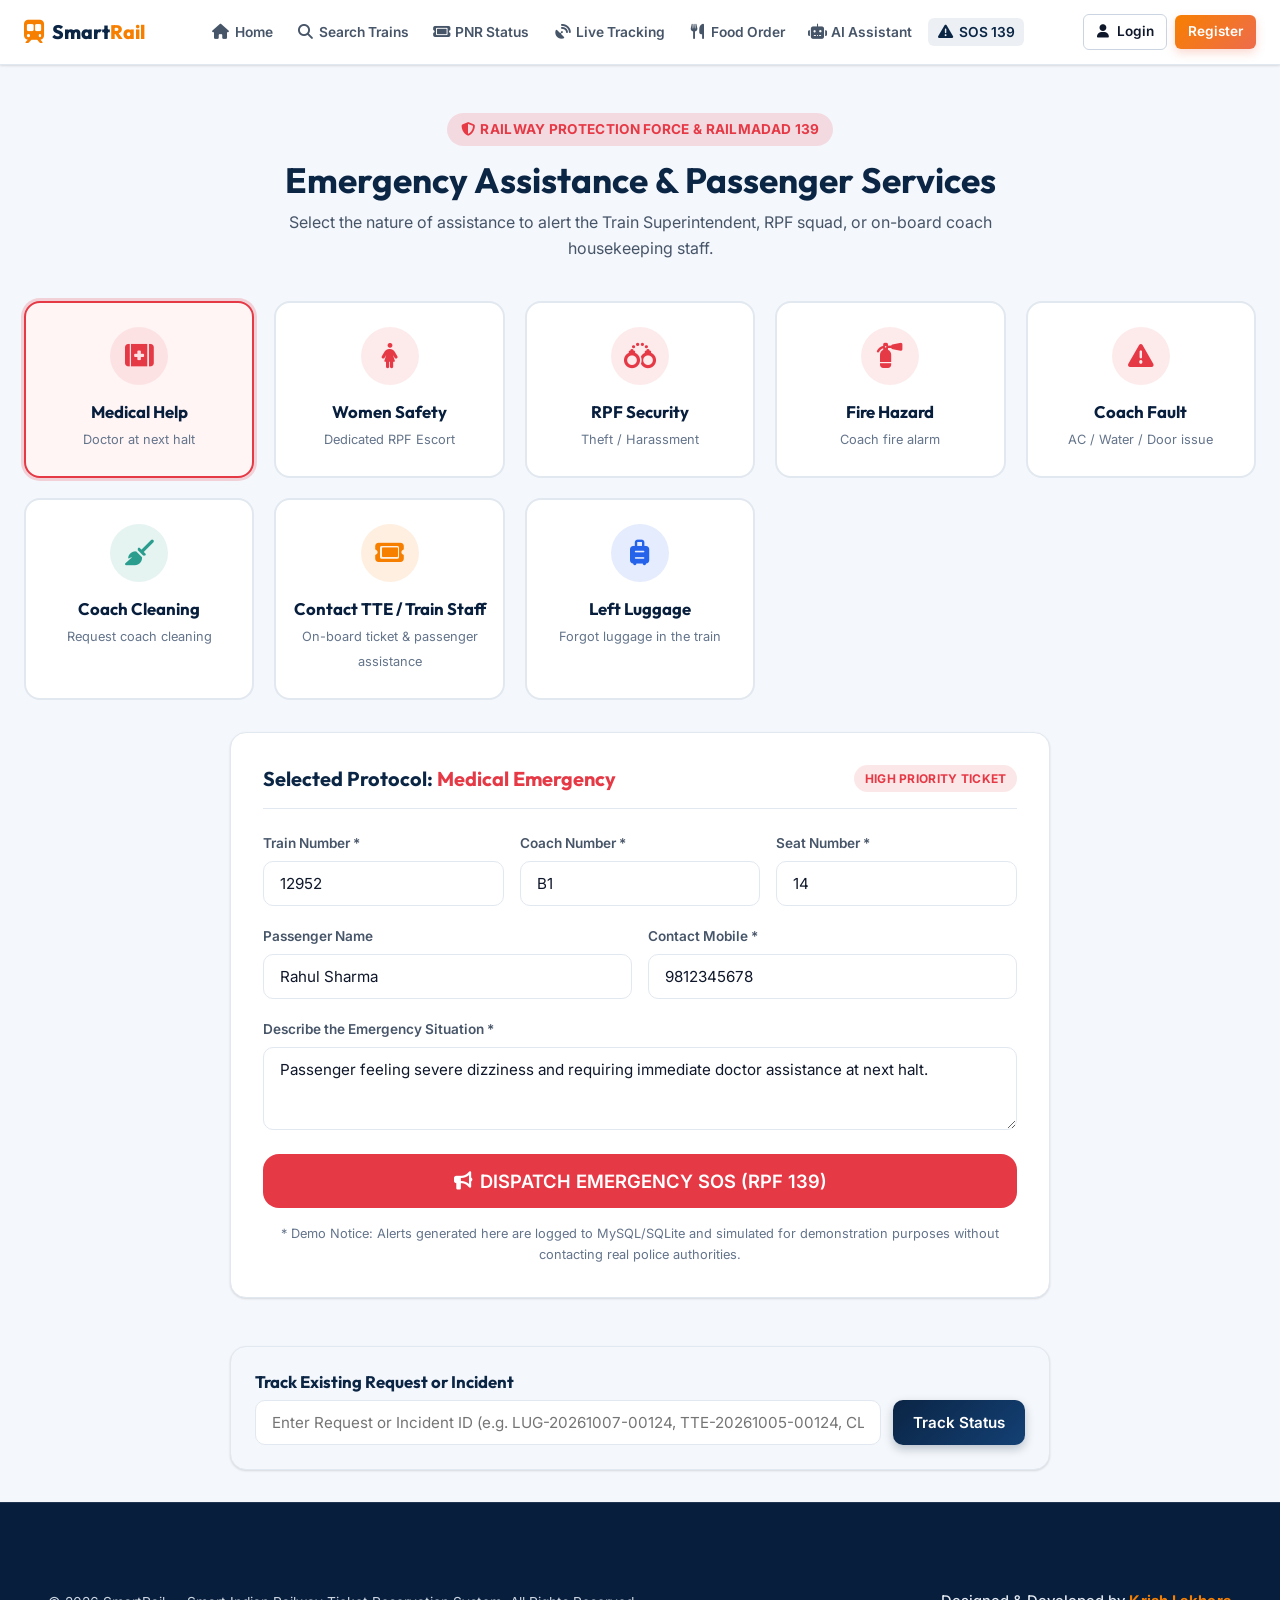
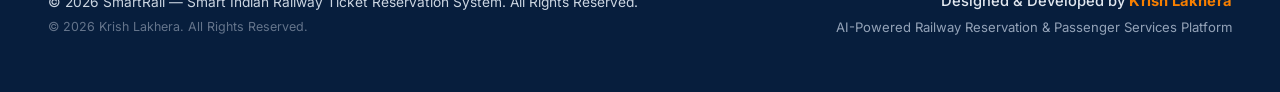
<file: frontend/emergency.html>
<!DOCTYPE html>
<html lang="en">
<head>
  <meta charset="UTF-8">
  <meta name="viewport" content="width=device-width, initial-scale=1.0">
  <title>Emergency SOS & RPF Assistance - Smart Indian Railway</title>
  <link rel="preconnect" href="https://fonts.googleapis.com">
  <link rel="preconnect" href="https://fonts.gstatic.com" crossorigin>
  <link href="https://fonts.googleapis.com/css2?family=Inter:wght@400;500;600;700;800&family=Outfit:wght@500;600;700;800&display=swap" rel="stylesheet">
  <link rel="stylesheet" href="https://cdnjs.cloudflare.com/ajax/libs/font-awesome/6.5.1/css/all.min.css">
  <link rel="stylesheet" href="css/style.css">
  <link rel="stylesheet" href="css/responsive.css">
  <style>
    .emergency-grid {
      display: grid;
      grid-template-columns: repeat(auto-fit, minmax(200px, 1fr));
      gap: 1.25rem;
      margin-bottom: 2rem;
    }
    .emergency-type-card {
      background: white;
      border: 2px solid var(--border-light);
      border-radius: var(--radius-lg);
      padding: 1.5rem 1rem;
      text-align: center;
      cursor: pointer;
      transition: all var(--transition-fast);
    }
    .emergency-type-card:hover {
      border-color: var(--accent-red);
      transform: translateY(-2px);
      box-shadow: 0 4px 12px rgba(230, 57, 70, 0.15);
    }
    .emergency-type-card.selected {
      border-color: var(--accent-red);
      background: #fff5f5;
      box-shadow: 0 0 0 3px rgba(230, 57, 70, 0.2);
    }
    .emergency-type-card.cleaning-type-card:hover {
      border-color: #2a9d8f;
      box-shadow: 0 4px 12px rgba(42, 157, 143, 0.15);
    }
    .emergency-type-card.cleaning-type-card.selected {
      border-color: #2a9d8f;
      background: #f0fdf4;
      box-shadow: 0 0 0 3px rgba(42, 157, 143, 0.2);
    }
    .emergency-type-card.tte-type-card:hover {
      border-color: var(--accent-saffron, #f77f00);
      box-shadow: 0 4px 12px rgba(247, 127, 0, 0.15);
    }
    .emergency-type-card.tte-type-card.selected {
      border-color: var(--accent-saffron, #f77f00);
      background: #fffdf5;
      box-shadow: 0 0 0 3px rgba(247, 127, 0, 0.2);
    }
    .emergency-type-card.luggage-type-card:hover {
      border-color: #2563eb;
      box-shadow: 0 4px 12px rgba(37, 99, 235, 0.15);
    }
    .emergency-type-card.luggage-type-card.selected {
      border-color: #2563eb;
      background: #eff6ff;
      box-shadow: 0 0 0 3px rgba(37, 99, 235, 0.2);
    }
    .emergency-icon-circle {
      width: 58px;
      height: 58px;
      border-radius: 50%;
      background: rgba(230, 57, 70, 0.1);
      color: var(--accent-red);
      display: flex;
      align-items: center;
      justify-content: center;
      font-size: 1.6rem;
      margin: 0 auto 1rem;
    }
    .cleaning-icon-circle {
      background: rgba(42, 157, 143, 0.12) !important;
      color: #2a9d8f !important;
    }
    .tte-icon-circle {
      background: rgba(247, 127, 0, 0.12) !important;
      color: var(--accent-saffron, #f77f00) !important;
    }
    .luggage-icon-circle {
      background: rgba(37, 99, 235, 0.12) !important;
      color: #2563eb !important;
    }
  </style>
</head>
<body>

  <!-- Navigation Bar -->
  <nav class="navbar">
    <div class="nav-container">
      <a href="index.html" class="brand-logo">
        <i class="fa-solid fa-train-subway"></i>
        <span>Smart<span style="color: var(--accent-saffron);">Rail</span></span>
      </a>

      <button class="mobile-toggle"><i class="fa-solid fa-bars"></i></button>

      <ul class="nav-links">
        <li><a href="index.html"><i class="fa-solid fa-house"></i> Home</a></li>
        <li><a href="search.html"><i class="fa-solid fa-magnifying-glass"></i> Search Trains</a></li>
        <li><a href="pnr-status.html"><i class="fa-solid fa-ticket"></i> PNR Status</a></li>
        <li><a href="live-tracking.html"><i class="fa-solid fa-satellite-dish"></i> Live Tracking</a></li>
        <li><a href="food-order.html"><i class="fa-solid fa-utensils"></i> Food Order</a></li>
        <li><a href="chatbot.html"><i class="fa-solid fa-robot"></i> AI Assistant</a></li>
        <li><a href="emergency.html" class="active nav-emergency"><i class="fa-solid fa-triangle-exclamation"></i> SOS 139</a></li>
      </ul>

      <div class="nav-auth" id="nav-auth-container"></div>
    </div>
  </nav>

  <main class="container">
    <div style="text-align: center; max-width: 720px; margin: 1rem auto 2.5rem;">
      <span class="badge" style="background: rgba(230, 57, 70, 0.15); color: var(--accent-red); font-size: 0.85rem; padding: 0.35rem 0.85rem; margin-bottom: 0.75rem;">
        <i class="fa-solid fa-shield-halved"></i> RAILWAY PROTECTION FORCE & RAILMADAD 139
      </span>
      <h1 style="font-size: 2.2rem; color: var(--primary-navy); margin-bottom: 0.5rem;">Emergency Assistance & Passenger Services</h1>
      <p style="color: var(--text-secondary);">Select the nature of assistance to alert the Train Superintendent, RPF squad, or on-board coach housekeeping staff.</p>
    </div>

    <!-- Emergency & Service Category Cards -->
    <div class="emergency-grid">
      <div class="emergency-type-card selected" data-type="Medical Emergency" data-mode="emergency">
        <div class="emergency-icon-circle"><i class="fa-solid fa-kit-medical"></i></div>
        <h4 style="font-size: 1.05rem; margin-bottom: 4px;">Medical Help</h4>
        <span style="font-size: 0.8rem; color: var(--text-muted);">Doctor at next halt</span>
      </div>

      <div class="emergency-type-card" data-type="Women Safety" data-mode="emergency">
        <div class="emergency-icon-circle"><i class="fa-solid fa-person-dress"></i></div>
        <h4 style="font-size: 1.05rem; margin-bottom: 4px;">Women Safety</h4>
        <span style="font-size: 0.8rem; color: var(--text-muted);">Dedicated RPF Escort</span>
      </div>

      <div class="emergency-type-card" data-type="RPF Police / Crime" data-mode="emergency">
        <div class="emergency-icon-circle"><i class="fa-solid fa-handcuffs"></i></div>
        <h4 style="font-size: 1.05rem; margin-bottom: 4px;">RPF Security</h4>
        <span style="font-size: 0.8rem; color: var(--text-muted);">Theft / Harassment</span>
      </div>

      <div class="emergency-type-card" data-type="Fire / Smoke" data-mode="emergency">
        <div class="emergency-icon-circle"><i class="fa-solid fa-fire-extinguisher"></i></div>
        <h4 style="font-size: 1.05rem; margin-bottom: 4px;">Fire Hazard</h4>
        <span style="font-size: 0.8rem; color: var(--text-muted);">Coach fire alarm</span>
      </div>

      <div class="emergency-type-card" data-type="Train Operations" data-mode="emergency">
        <div class="emergency-icon-circle"><i class="fa-solid fa-triangle-exclamation"></i></div>
        <h4 style="font-size: 1.05rem; margin-bottom: 4px;">Coach Fault</h4>
        <span style="font-size: 0.8rem; color: var(--text-muted);">AC / Water / Door issue</span>
      </div>

      <!-- Coach Cleaning Category Card -->
      <div class="emergency-type-card cleaning-type-card" data-type="Coach Cleaning" data-mode="cleaning">
        <div class="emergency-icon-circle cleaning-icon-circle"><i class="fa-solid fa-broom"></i></div>
        <h4 style="font-size: 1.05rem; margin-bottom: 4px;">Coach Cleaning</h4>
        <span style="font-size: 0.8rem; color: var(--text-muted);">Request coach cleaning</span>
      </div>

      <!-- Contact TTE / Train Staff Category Card -->
      <div class="emergency-type-card tte-type-card" data-type="Contact TTE / Train Staff" data-mode="tte">
        <div class="emergency-icon-circle tte-icon-circle"><i class="fa-solid fa-ticket"></i></div>
        <h4 style="font-size: 1.05rem; margin-bottom: 4px;">Contact TTE / Train Staff</h4>
        <span style="font-size: 0.8rem; color: var(--text-muted);">On-board ticket & passenger assistance</span>
      </div>

      <!-- Left Luggage Category Card -->
      <div class="emergency-type-card luggage-type-card" data-type="Left Luggage" data-mode="luggage">
        <div class="emergency-icon-circle luggage-icon-circle"><i class="fa-solid fa-suitcase-rolling"></i></div>
        <h4 style="font-size: 1.05rem; margin-bottom: 4px;">Left Luggage</h4>
        <span style="font-size: 0.8rem; color: var(--text-muted);">Forgot luggage in the train</span>
      </div>
    </div>

    <!-- Request Details Input Form -->
    <div class="card" style="max-width: 820px; margin: 0 auto; padding: 2rem;">
      <div style="display: flex; align-items: center; justify-content: space-between; border-bottom: 1px solid var(--border-light); padding-bottom: 1rem; margin-bottom: 1.5rem;">
        <h3 style="font-size: 1.25rem; color: var(--primary-navy);">
          Selected Protocol: <span id="display-selected-type" style="color: var(--accent-red);">Medical Emergency</span>
        </h3>
        <span class="badge badge-cancelled" id="display-priority-badge">HIGH PRIORITY TICKET</span>
      </div>

      <!-- Emergency & Cleaning Form Container (Active for emergency / cleaning modes) -->
      <div id="emergency-form-container">
        <!-- Dedicated Cleaning Issue Dropdown (Visible only in Cleaning mode) -->
        <div class="form-group" id="cleaning-issue-group" style="display: none; margin-bottom: 1.25rem;">
          <label>Cleaning Issue *</label>
          <select id="input-cleaning-issue" class="form-control">
            <option value="Coach floor dirty">Coach floor dirty</option>
            <option value="Washroom / Toilet unhygienic" selected>Washroom / Toilet unhygienic</option>
            <option value="Dustbin full / overflowing">Dustbin full / overflowing</option>
            <option value="Seat / Berth stained or dirty">Seat / Berth stained or dirty</option>
            <option value="Bad odor / smell in coach">Bad odor / smell in coach</option>
            <option value="Spilled liquid / food waste">Spilled liquid / food waste</option>
            <option value="Other cleaning request">Other cleaning request</option>
          </select>
        </div>

        <div style="display: grid; grid-template-columns: 1fr 1fr 1fr; gap: 1rem; margin-bottom: 1.25rem;">
          <div class="form-group">
            <label>Train Number *</label>
            <input type="text" id="input-sos-train" class="form-control" placeholder="e.g. 12952" value="12952" required>
          </div>
          <div class="form-group">
            <label>Coach Number *</label>
            <input type="text" id="input-sos-coach" class="form-control" placeholder="e.g. B1" value="B1" required>
          </div>
          <div class="form-group">
            <label id="lbl-sos-seat">Seat Number *</label>
            <input type="text" id="input-sos-seat" class="form-control" placeholder="e.g. 14" value="14">
          </div>
        </div>

        <div style="display: grid; grid-template-columns: 1fr 1fr; gap: 1rem; margin-bottom: 1.25rem;">
          <div class="form-group">
            <label>Passenger Name</label>
            <input type="text" id="input-sos-name" class="form-control" placeholder="Passenger name" value="Rahul Sharma">
          </div>
          <div class="form-group">
            <label>Contact Mobile *</label>
            <input type="tel" id="input-sos-phone" class="form-control" placeholder="10-digit mobile" value="9812345678" required>
          </div>
        </div>

        <div class="form-group" style="margin-bottom: 1.5rem;">
          <label id="lbl-sos-desc">Describe the Emergency Situation *</label>
          <textarea id="input-sos-desc" class="form-control" rows="3" placeholder="Provide key details so attending staff can arrive prepared..." required>Passenger feeling severe dizziness and requiring immediate doctor assistance at next halt.</textarea>
        </div>

        <button type="button" id="btn-trigger-sos" class="btn btn-danger btn-lg" style="width: 100%; font-size: 1.15rem; padding: 1rem;">
          <i class="fa-solid fa-bullhorn"></i> DISPATCH EMERGENCY SOS (RPF 139)
        </button>

        <p id="notice-protocol-text" style="text-align: center; margin-top: 1rem; font-size: 0.8rem; color: var(--text-muted);">
          * Demo Notice: Alerts generated here are logged to MySQL/SQLite and simulated for demonstration purposes without contacting real police authorities.
        </p>
      </div>

      <!-- Dedicated TTE Assistance Form Container (Active only when TTE mode selected) -->
      <div id="tte-form-container" style="display: none;">
        <div style="display: grid; grid-template-columns: 1fr 1fr; gap: 1rem; margin-bottom: 1.25rem;">
          <div class="form-group">
            <label>Train Number *</label>
            <input type="text" id="input-tte-train" class="form-control" placeholder="e.g. 12952" value="12952" required>
            <div id="tte-train-info-badge" style="font-size: 0.82rem; margin-top: 5px; color: var(--accent-green, #2a9d8f); font-weight: 600; display: none;"></div>
          </div>
          <div class="form-group">
            <label>Journey Date *</label>
            <input type="date" id="input-tte-date" class="form-control" required>
          </div>
        </div>

        <div style="display: grid; grid-template-columns: 1fr 1fr 1fr; gap: 1rem; margin-bottom: 1.25rem;">
          <div class="form-group">
            <label>Coach <span style="font-size: 0.8rem; color: var(--text-muted);">(Optional)</span></label>
            <input type="text" id="input-tte-coach" class="form-control" placeholder="e.g. S5 or B2">
          </div>
          <div class="form-group">
            <label>Berth / Seat <span style="font-size: 0.8rem; color: var(--text-muted);">(Optional)</span></label>
            <input type="text" id="input-tte-berth" class="form-control" placeholder="e.g. 36 or 42">
          </div>
          <div class="form-group">
            <label>PNR <span style="font-size: 0.8rem; color: var(--text-muted);">(Optional, 10 digits)</span></label>
            <input type="text" id="input-tte-pnr" class="form-control" placeholder="e.g. 8234567890" maxlength="10">
          </div>
        </div>

        <div class="form-group" style="margin-bottom: 1.25rem;">
          <label>Assistance Type *</label>
          <select id="input-tte-type" class="form-control" required>
            <option value="Berth / Seat Issue" selected>Berth / Seat Issue</option>
            <option value="RAC Assistance">RAC Assistance</option>
            <option value="Ticket Verification">Ticket Verification</option>
            <option value="Wrong Passenger Occupying Berth">Wrong Passenger Occupying Berth</option>
            <option value="Passenger Dispute">Passenger Dispute</option>
            <option value="Coach / Berth Assistance">Coach / Berth Assistance</option>
            <option value="General Onboard Assistance">General Onboard Assistance</option>
            <option value="Other Passenger Assistance">Other Passenger Assistance</option>
          </select>
        </div>

        <div class="form-group" style="margin-bottom: 1.5rem;">
          <label>Description of Issue *</label>
          <textarea id="input-tte-desc" class="form-control" rows="3" placeholder="Please describe your onboard seat, berth, ticket, or passenger assistance requirement in detail..." required></textarea>
        </div>

        <button type="button" id="btn-submit-tte" class="btn btn-primary btn-lg" style="width: 100%; font-size: 1.15rem; padding: 1rem; background: var(--accent-saffron, #f77f00); border-color: var(--accent-saffron, #f77f00); color: white;">
          <i class="fa-solid fa-ticket"></i> Request TTE Assistance
        </button>

        <div style="background: rgba(247, 127, 0, 0.08); border-left: 4px solid var(--accent-saffron, #f77f00); padding: 0.9rem 1.1rem; border-radius: var(--radius-sm); margin-top: 1.25rem;">
          <p id="notice-tte-text" style="font-size: 0.82rem; color: var(--text-primary); margin: 0; line-height: 1.45;">
            <strong><i class="fa-solid fa-circle-info"></i> Notice:</strong> Your assistance request has been recorded in SmartRail. For immediate onboard assistance, please contact the TTE/train staff directly or use Railway Helpline 139.
          </p>
        </div>
      </div>

      <!-- Dedicated Left Luggage Form Container (Active only when Luggage mode selected) -->
      <div id="luggage-form-container" style="display: none;">
        <div style="display: grid; grid-template-columns: 1fr 1fr 1fr; gap: 1rem; margin-bottom: 1.25rem;">
          <div class="form-group">
            <label>Train Number *</label>
            <input type="text" id="input-luggage-train" class="form-control" placeholder="e.g. 12956" value="12956" required>
            <div id="luggage-train-info-badge" style="font-size: 0.82rem; margin-top: 5px; color: #2563eb; font-weight: 600; display: none;"></div>
          </div>
          <div class="form-group">
            <label>Journey Date *</label>
            <input type="date" id="input-luggage-date" class="form-control" required>
          </div>
          <div class="form-group">
            <label>PNR <span style="font-size: 0.8rem; color: var(--text-muted);">(Optional, 10 digits)</span></label>
            <input type="text" id="input-luggage-pnr" class="form-control" placeholder="e.g. 1234567890" maxlength="10">
            <div id="luggage-pnr-info-badge" style="font-size: 0.82rem; margin-top: 5px; color: var(--accent-green, #2a9d8f); font-weight: 600; display: none;"></div>
          </div>
        </div>

        <div style="display: grid; grid-template-columns: 1fr 1fr 1fr; gap: 1rem; margin-bottom: 1.25rem;">
          <div class="form-group">
            <label>Coach Number *</label>
            <input type="text" id="input-luggage-coach" class="form-control" placeholder="e.g. B2" required>
          </div>
          <div class="form-group">
            <label>Seat / Berth Number *</label>
            <input type="text" id="input-luggage-seat" class="form-control" placeholder="e.g. 45" required>
          </div>
          <div class="form-group">
            <label>Passenger Mobile Number *</label>
            <input type="tel" id="input-luggage-mobile" class="form-control" placeholder="10-digit mobile" required>
          </div>
        </div>

        <div style="display: grid; grid-template-columns: 1fr 1fr 1fr; gap: 1rem; margin-bottom: 1.25rem;">
          <div class="form-group">
            <label>Boarding Station <span style="font-size: 0.8rem; color: var(--text-muted);">(Optional)</span></label>
            <input type="text" id="input-luggage-boarding" class="form-control" placeholder="e.g. MMCT / Mumbai Central">
          </div>
          <div class="form-group">
            <label>Deboarding Station *</label>
            <input type="text" id="input-luggage-deboarding" class="form-control" placeholder="e.g. JP / Jaipur Jn" required>
          </div>
          <div class="form-group">
            <label>Train Name <span style="font-size: 0.8rem; color: var(--text-muted);">(Optional)</span></label>
            <input type="text" id="input-luggage-train-name" class="form-control" placeholder="e.g. Jaipur Superfast Express">
          </div>
        </div>

        <div class="form-group" style="margin-bottom: 1.25rem;">
          <label>Luggage Description *</label>
          <input type="text" id="input-luggage-desc" class="form-control" placeholder="e.g. Black American Tourister trolley bag" required>
        </div>

        <div class="form-group" style="margin-bottom: 1.25rem;">
          <label>Luggage Contents <span style="font-size: 0.8rem; color: var(--text-muted);">(Optional)</span></label>
          <input type="text" id="input-luggage-contents" class="form-control" placeholder="e.g. Clothes, documents, laptop charger, etc.">
        </div>

        <div class="form-group" style="margin-bottom: 1.5rem;">
          <label>Additional Details <span style="font-size: 0.8rem; color: var(--text-muted);">(Optional)</span></label>
          <textarea id="input-luggage-details" class="form-control" rows="2" placeholder="e.g. Left the bag under the lower berth after getting down at Jaipur."></textarea>
        </div>

        <button type="button" id="btn-submit-luggage" class="btn btn-primary btn-lg" style="width: 100%; font-size: 1.15rem; padding: 1rem; background: #2563eb; border-color: #2563eb; color: white;">
          <i class="fa-solid fa-suitcase-rolling"></i> Register Left Luggage Assistance
        </button>

        <div style="background: rgba(37, 99, 235, 0.08); border-left: 4px solid #2563eb; padding: 0.9rem 1.1rem; border-radius: var(--radius-sm); margin-top: 1.25rem;">
          <p id="notice-luggage-text" style="font-size: 0.82rem; color: var(--text-primary); margin: 0; line-height: 1.45;">
            <strong><i class="fa-solid fa-circle-info"></i> Important Safety Note:</strong> SmartRail records and manages your forgotten luggage request for railway coordination. For immediate assistance, contact <strong>Railway Helpline 139</strong> or the onboard railway/RPF staff and provide your SmartRail Request ID.
          </p>
        </div>
      </div>
    </div>

    <!-- Active Receipt Target -->
    <div id="sos-receipt-container" style="max-width: 820px; margin: 0 auto;"></div>

    <!-- Track Incident / Request Section -->
    <div class="card" style="max-width: 820px; margin: 3rem auto 0; background: var(--bg-slate);">
      <h4 style="font-size: 1.05rem; color: var(--primary-navy); margin-bottom: 0.5rem;">Track Existing Request or Incident</h4>
      <form id="track-incident-form" style="display: flex; gap: 0.75rem;">
        <input type="text" id="input-incident-id" class="form-control" placeholder="Enter Request or Incident ID (e.g. LUG-20261007-00124, TTE-20261005-00124, CLR-20260926-001, or SOS-2026-0091)" required>
        <button type="submit" class="btn btn-primary">Track Status</button>
      </form>
    </div>
  </main>

  <!-- SOS Confirmation Modal -->
  <div class="modal-overlay" id="sos-confirm-modal">
    <div class="modal-dialog">
      <div class="modal-header">
        <h3 style="color: var(--accent-red); font-size: 1.2rem;">
          <i class="fa-solid fa-triangle-exclamation"></i> Confirm SOS Broadcast
        </h3>
        <button onclick="closeSosModal()" style="background: none; border: none; font-size: 1.25rem; cursor: pointer;">&times;</button>
      </div>
      <div class="modal-body">
        <p style="margin-bottom: 1rem; font-size: 0.95rem;">
          You are about to broadcast an active emergency to the Railway Control Room:
        </p>
        <div style="background: var(--bg-slate); padding: 1rem; border-radius: var(--radius-md); margin-bottom: 1rem;">
          <div><strong>Category:</strong> <span id="sos-modal-type" style="color: var(--accent-red);">--</span></div>
          <div><strong>Train:</strong> <span id="sos-modal-train">--</span></div>
          <div><strong>Position:</strong> <span id="sos-modal-seat">--</span></div>
        </div>
        <p style="font-size: 0.85rem; color: var(--text-secondary);">
          RPF personnel and on-board medical staff will be alerted immediately.
        </p>
      </div>
      <div class="modal-footer">
        <button onclick="closeSosModal()" class="btn btn-outline">Cancel</button>
        <button id="btn-confirm-sos-dispatch" class="btn btn-danger">
          CONFIRM & DISPATCH
        </button>
      </div>
    </div>
  </div>

  <footer>
    <div class="footer-bottom" style="border: none; padding: 2rem 1.5rem;">
      <div class="footer-bottom-left">
        <div class="footer-copyright">
          &copy; 2026 SmartRail &mdash; Smart Indian Railway Ticket Reservation System. All Rights Reserved.
        </div>
        <div class="footer-sub-copyright">
          &copy; 2026 Krish Lakhera. All Rights Reserved.
        </div>
      </div>
      <div class="footer-bottom-right">
        <div class="footer-credit">
          Designed &amp; Developed by <span class="footer-author">Krish Lakhera</span>
        </div>
        <div class="footer-platform-tag">
          AI-Powered Railway Reservation &amp; Passenger Services Platform
        </div>
      </div>
    </div>
  </footer>

  <script src="js/main.js"></script>
  <script src="js/emergency.js"></script>
</body>
</html>
</file>
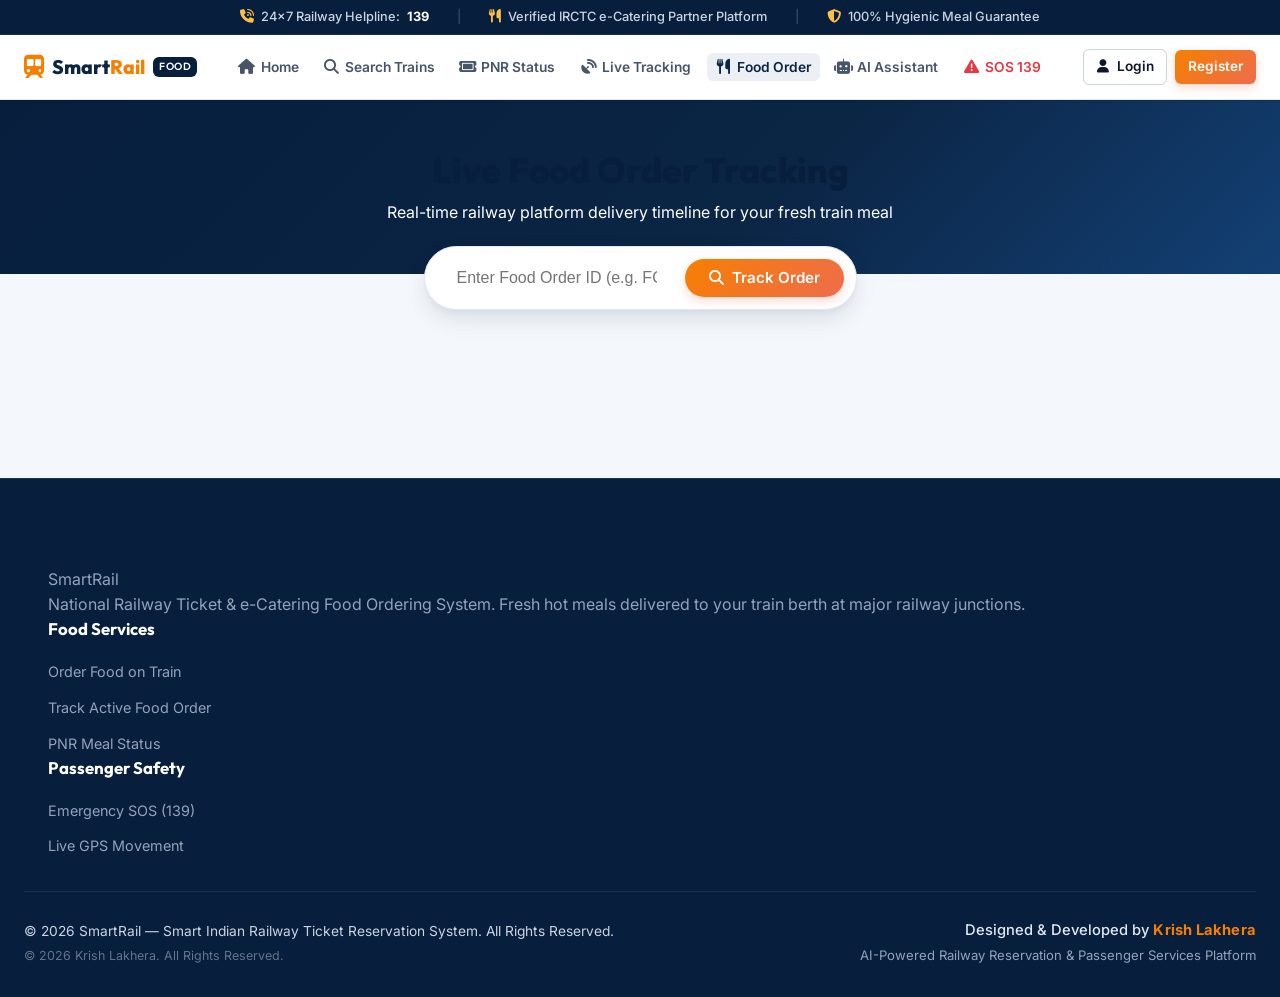
<file: frontend/food-order-tracking.html>
<!DOCTYPE html>
<html lang="en">
<head>
  <meta charset="UTF-8">
  <meta name="viewport" content="width=device-width, initial-scale=1.0">
  <title>Food Order Live Tracking - Smart Indian Railway</title>
  <link rel="preconnect" href="https://fonts.googleapis.com">
  <link rel="preconnect" href="https://fonts.gstatic.com" crossorigin>
  <link href="https://fonts.googleapis.com/css2?family=Inter:wght@300;400;500;600;700&family=Outfit:wght@500;600;700;800&display=swap" rel="stylesheet">
  <link rel="stylesheet" href="https://cdnjs.cloudflare.com/ajax/libs/font-awesome/6.4.0/css/all.min.css">
  <link rel="stylesheet" href="css/style.css">
  <link rel="stylesheet" href="css/responsive.css">
  <style>
    .tracking-hero {
      background: linear-gradient(135deg, var(--primary-dark) 0%, var(--primary-navy) 60%, var(--primary-blue) 100%);
      color: white;
      padding: 3rem 1.5rem;
      text-align: center;
    }
    .tracking-hero h1 {
      font-size: 2.2rem;
      font-weight: 800;
      margin-bottom: 0.5rem;
    }

    .tracking-search-bar {
      max-width: 600px;
      margin: -1.75rem auto 2.5rem;
      background: white;
      padding: 0.75rem;
      border-radius: var(--radius-full);
      box-shadow: var(--shadow-lg);
      display: flex;
      gap: 0.5rem;
      border: 1px solid var(--border-light);
      position: relative;
      z-index: 10;
    }
    .tracking-search-bar input {
      border: none;
      padding: 0.6rem 1.25rem;
      flex: 1;
      font-size: 1rem;
      outline: none;
    }
    .tracking-search-bar button {
      border-radius: var(--radius-full);
      padding: 0.6rem 1.5rem;
    }

    .tracking-container {
      max-width: 900px;
      margin: 0 auto 4rem;
    }

    .status-card {
      background: white;
      border-radius: var(--radius-lg);
      border: 1px solid var(--border-light);
      box-shadow: var(--shadow-sm);
      padding: 2rem;
      margin-bottom: 2rem;
    }

    /* 7-Stage Railway Timeline */
    .timeline {
      position: relative;
      margin: 2.5rem 0 2rem 1.5rem;
      padding-left: 2rem;
      border-left: 3px solid var(--border-light);
    }
    .timeline-step {
      position: relative;
      margin-bottom: 2rem;
    }
    .timeline-step:last-child {
      margin-bottom: 0;
    }
    .timeline-icon {
      position: absolute;
      left: -2.85rem;
      top: 0;
      width: 32px;
      height: 32px;
      border-radius: 50%;
      background: white;
      border: 3px solid #cbd5e1;
      display: flex;
      align-items: center;
      justify-content: center;
      font-size: 0.8rem;
      color: #94a3b8;
      transition: all 0.3s ease;
    }
    .timeline-step.completed .timeline-icon {
      background: #2e7d32;
      border-color: #2e7d32;
      color: white;
    }
    .timeline-step.active .timeline-icon {
      background: var(--accent-saffron);
      border-color: var(--accent-saffron);
      color: white;
      box-shadow: 0 0 0 6px rgba(247, 127, 0, 0.25);
      animation: pulse 1.8s infinite;
    }
    @keyframes pulse {
      0% { box-shadow: 0 0 0 0 rgba(247, 127, 0, 0.5); }
      70% { box-shadow: 0 0 0 10px rgba(247, 127, 0, 0); }
      100% { box-shadow: 0 0 0 0 rgba(247, 127, 0, 0); }
    }
    .timeline-title {
      font-weight: 700;
      font-size: 1.05rem;
      color: var(--text-primary);
      margin-bottom: 0.2rem;
    }
    .timeline-step.active .timeline-title {
      color: var(--accent-saffron);
    }
    .timeline-step.pending .timeline-title {
      color: var(--text-muted);
    }
    .timeline-desc {
      font-size: 0.85rem;
      color: var(--text-muted);
    }
    .timeline-time {
      font-size: 0.8rem;
      color: var(--text-muted);
      margin-top: 0.2rem;
      font-weight: 500;
    }

    .detail-grid {
      display: grid;
      grid-template-columns: repeat(auto-fit, minmax(220px, 1fr));
      gap: 1.25rem;
      background: #f8fafc;
      padding: 1.25rem;
      border-radius: var(--radius-md);
      margin-top: 1.5rem;
    }
    .detail-item-label {
      font-size: 0.8rem;
      color: var(--text-muted);
      text-transform: uppercase;
      font-weight: 600;
      margin-bottom: 0.2rem;
    }
    .detail-item-val {
      font-size: 1rem;
      font-weight: 700;
      color: var(--primary-navy);
    }

    .order-items-table {
      width: 100%;
      border-collapse: collapse;
      margin-top: 1.5rem;
    }
    .order-items-table th, .order-items-table td {
      padding: 0.75rem 1rem;
      text-align: left;
      border-bottom: 1px solid var(--border-light);
    }
    .order-items-table th {
      background: #f8fafc;
      font-size: 0.85rem;
      color: var(--text-secondary);
    }
  </style>
</head>
<body>

  <!-- Top Announcement Bar -->
  <aside class="top-bar">
    <div class="top-bar-content">
      <div class="top-bar-item">
        <i class="fa-solid fa-phone-volume"></i> 24&times;7 Railway Helpline: <strong>139</strong>
      </div>
      <span class="top-bar-divider">|</span>
      <div class="top-bar-item">
        <i class="fa-solid fa-utensils"></i> Verified IRCTC e-Catering Partner Platform
      </div>
      <span class="top-bar-divider">|</span>
      <div class="top-bar-item top-bar-security">
        <i class="fa-solid fa-shield-halved"></i> 100% Hygienic Meal Guarantee
      </div>
    </div>
  </aside>

  <!-- Navigation Bar -->
  <nav class="navbar">
    <div class="nav-container nav-three-section">
      <div class="nav-brand">
        <a href="index.html" class="brand-logo">
          <i class="fa-solid fa-train-subway"></i>
          <span>Smart<span style="color: var(--accent-saffron);">Rail</span></span>
          <span class="brand-tag">Food</span>
        </a>
      </div>

      <ul class="nav-links">
        <li><a href="index.html"><i class="fa-solid fa-house"></i> Home</a></li>
        <li><a href="search.html"><i class="fa-solid fa-magnifying-glass"></i> Search Trains</a></li>
        <li><a href="pnr-status.html"><i class="fa-solid fa-ticket"></i> PNR Status</a></li>
        <li><a href="live-tracking.html"><i class="fa-solid fa-satellite-dish"></i> Live Tracking</a></li>
        <li><a href="food-order.html" class="active"><i class="fa-solid fa-utensils"></i> Food Order</a></li>
        <li><a href="chatbot.html"><i class="fa-solid fa-robot"></i> AI Assistant</a></li>
        <li><a href="emergency.html" class="nav-emergency"><i class="fa-solid fa-triangle-exclamation"></i> SOS 139</a></li>
      </ul>

      <div class="nav-actions">
        <div class="nav-auth" id="nav-auth-container"></div>
        <button class="mobile-toggle" aria-label="Toggle navigation"><i class="fa-solid fa-bars"></i></button>
      </div>
    </div>
  </nav>

  <!-- Hero Header -->
  <header class="tracking-hero">
    <h1>Live Food Order Tracking</h1>
    <p>Real-time railway platform delivery timeline for your fresh train meal</p>
  </header>

  <!-- Search Bar for Order ID -->
  <form class="tracking-search-bar" onsubmit="handleTrackSearch(event)">
    <input type="text" id="order-id-input" placeholder="Enter Food Order ID (e.g. FOOD-20261001-XXXXX)" required>
    <button type="submit" class="btn btn-accent" id="btn-track">
      <i class="fa-solid fa-magnifying-glass"></i> Track Order
    </button>
  </form>

  <!-- Main Tracking Container -->
  <main class="container tracking-container">
    <div id="tracking-loading" style="display: none; text-align: center; padding: 3rem;">
      <i class="fa-solid fa-spinner fa-spin" style="font-size: 2.5rem; color: var(--accent-saffron); margin-bottom: 1rem;"></i>
      <h3 style="color: var(--primary-navy);">Fetching Live Order Status...</h3>
    </div>

    <div id="tracking-content" style="display: none;">
      <!-- Order Header Card -->
      <div class="status-card">
        <div style="display: flex; justify-content: space-between; align-items: start; flex-wrap: wrap; gap: 1rem; border-bottom: 1px solid var(--border-light); padding-bottom: 1.25rem;">
          <div>
            <div style="font-size: 0.85rem; color: var(--text-muted); font-weight: 600; text-transform: uppercase;">
              IRCTC Food Order
            </div>
            <h2 style="font-size: 1.6rem; color: var(--primary-navy); margin: 0.2rem 0;" id="ord-number">
              FOOD-YYYYMMDD-XXXXX
            </h2>
            <div style="font-size: 0.85rem; color: var(--text-muted);" id="ord-created-at">
              Placed on Oct 01, 2026
            </div>
          </div>
          <div style="text-align: right;">
            <div id="ord-status-badge" style="display: inline-block; padding: 0.45rem 1.1rem; border-radius: var(--radius-full); font-weight: 700; font-size: 0.95rem; background: #e8f5e9; color: #2e7d32;">
              ORDER_PLACED
            </div>
            <button class="btn btn-sm btn-outline" style="margin-top: 0.5rem; display: block;" onclick="refreshCurrentOrder()">
              <i class="fa-solid fa-arrows-rotate"></i> Refresh Status
            </button>
          </div>
        </div>

        <!-- 7-Stage Railway Timeline -->
        <h3 style="margin-top: 1.75rem; font-size: 1.2rem; color: var(--primary-navy);">
          <i class="fa-solid fa-route" style="color: var(--accent-saffron);"></i> Order Delivery Progress
        </h3>
        
        <div class="timeline" id="order-timeline">
          <!-- Populated by food_tracking.js -->
        </div>

        <!-- Delivery & Passenger Info Grid -->
        <div class="detail-grid">
          <div>
            <div class="detail-item-label">Passenger</div>
            <div class="detail-item-val" id="ord-passenger">Ramesh Kumar</div>
            <small style="color: var(--text-muted);" id="ord-phone">+91 9876543210</small>
          </div>
          <div>
            <div class="detail-item-label">Train & Coach</div>
            <div class="detail-item-val" id="ord-train">12952 (Rajdhani)</div>
            <small style="color: var(--text-muted);" id="ord-berth">Coach B1, Berth 34</small>
          </div>
          <div>
            <div class="detail-item-label">Delivery Halt</div>
            <div class="detail-item-val" id="ord-station">NDLS - New Delhi</div>
            <small style="color: var(--text-muted);" id="ord-pnr">PNR: Attached</small>
          </div>
          <div>
            <div class="detail-item-label">Restaurant</div>
            <div class="detail-item-val" id="ord-restaurant">Haldiram's Express</div>
            <small style="color: #2e7d32;" id="ord-fssai">FSSAI Certified</small>
          </div>
        </div>

        <!-- Ordered Items -->
        <h3 style="margin-top: 2rem; font-size: 1.15rem; color: var(--primary-navy);">
          <i class="fa-solid fa-bowl-rice" style="color: var(--primary-blue);"></i> Ordered Items
        </h3>
        <table class="order-items-table">
          <thead>
            <tr>
              <th>Dish Name</th>
              <th style="text-align: center;">Qty</th>
              <th style="text-align: right;">Price</th>
              <th style="text-align: right;">Total</th>
            </tr>
          </thead>
          <tbody id="ord-items-tbody">
            <!-- Populated dynamically -->
          </tbody>
          <tfoot>
            <tr>
              <td colspan="3" style="text-align: right; font-weight: 600; color: var(--text-secondary);">Subtotal</td>
              <td style="text-align: right; font-weight: 600;" id="ord-subtotal">₹0.00</td>
            </tr>
            <tr>
              <td colspan="3" style="text-align: right; font-weight: 600; color: var(--text-secondary);">Station Berth Delivery</td>
              <td style="text-align: right; font-weight: 600;" id="ord-delivery">₹20.00</td>
            </tr>
            <tr>
              <td colspan="3" style="text-align: right; font-weight: 700; font-size: 1.1rem; color: var(--primary-navy);">Grand Total Paid</td>
              <td style="text-align: right; font-weight: 800; font-size: 1.15rem; color: var(--accent-saffron);" id="ord-total">₹0.00</td>
            </tr>
          </tfoot>
        </table>

        <!-- Actions -->
        <div style="margin-top: 2rem; display: flex; gap: 1rem; flex-wrap: wrap;">
          <a href="food-order.html" class="btn btn-outline">
            <i class="fa-solid fa-plus"></i> Order More Food
          </a>
          <a href="chatbot.html" class="btn btn-primary">
            <i class="fa-solid fa-robot"></i> Ask AI Assistant About This Order
          </a>
        </div>
      </div>
    </div>

    <!-- Empty State -->
    <div id="tracking-empty" style="display: none; background: white; border-radius: var(--radius-lg); padding: 3rem; text-align: center; border: 1px solid var(--border-light);">
      <i class="fa-solid fa-magnifying-glass" style="font-size: 3rem; color: #cbd5e1; margin-bottom: 1rem;"></i>
      <h3 style="color: var(--primary-navy); margin-bottom: 0.5rem;">Order Not Found</h3>
      <p style="color: var(--text-muted); max-width: 480px; margin: 0 auto 1.5rem;">
        Please check your Food Order ID format (e.g. FOOD-20261001-XXXXX). You can find this in your confirmation screen or order history.
      </p>
      <a href="food-order.html" class="btn btn-accent">
        <i class="fa-solid fa-utensils"></i> Browse Restaurants & Order
      </a>
    </div>
  </main>

  <!-- Footer -->
  <footer class="footer">
    <div class="container footer-content">
      <div class="footer-col">
        <div class="footer-logo">SmartRail</div>
        <p class="footer-desc">National Railway Ticket & e-Catering Food Ordering System. Fresh hot meals delivered to your train berth at major railway junctions.</p>
      </div>
      <div class="footer-col">
        <h4>Food Services</h4>
        <ul class="footer-links">
          <li><a href="food-order.html">Order Food on Train</a></li>
          <li><a href="food-order-tracking.html">Track Active Food Order</a></li>
          <li><a href="pnr-status.html">PNR Meal Status</a></li>
        </ul>
      </div>
      <div class="footer-col">
        <h4>Passenger Safety</h4>
        <ul class="footer-links">
          <li><a href="emergency.html">Emergency SOS (139)</a></li>
          <li><a href="live-tracking.html">Live GPS Movement</a></li>
        </ul>
      </div>
    </div>

    <div class="footer-bottom">
      <div class="footer-bottom-left">
        <div class="footer-copyright">
          &copy; 2026 SmartRail &mdash; Smart Indian Railway Ticket Reservation System. All Rights Reserved.
        </div>
        <div class="footer-sub-copyright">
          &copy; 2026 Krish Lakhera. All Rights Reserved.
        </div>
      </div>
      <div class="footer-bottom-right">
        <div class="footer-credit">
          Designed &amp; Developed by <span class="footer-author">Krish Lakhera</span>
        </div>
        <div class="footer-platform-tag">
          AI-Powered Railway Reservation &amp; Passenger Services Platform
        </div>
      </div>
    </div>
  </footer>

  <script src="js/main.js"></script>
  <script src="js/food_tracking.js"></script>
</body>
</html>
</file>
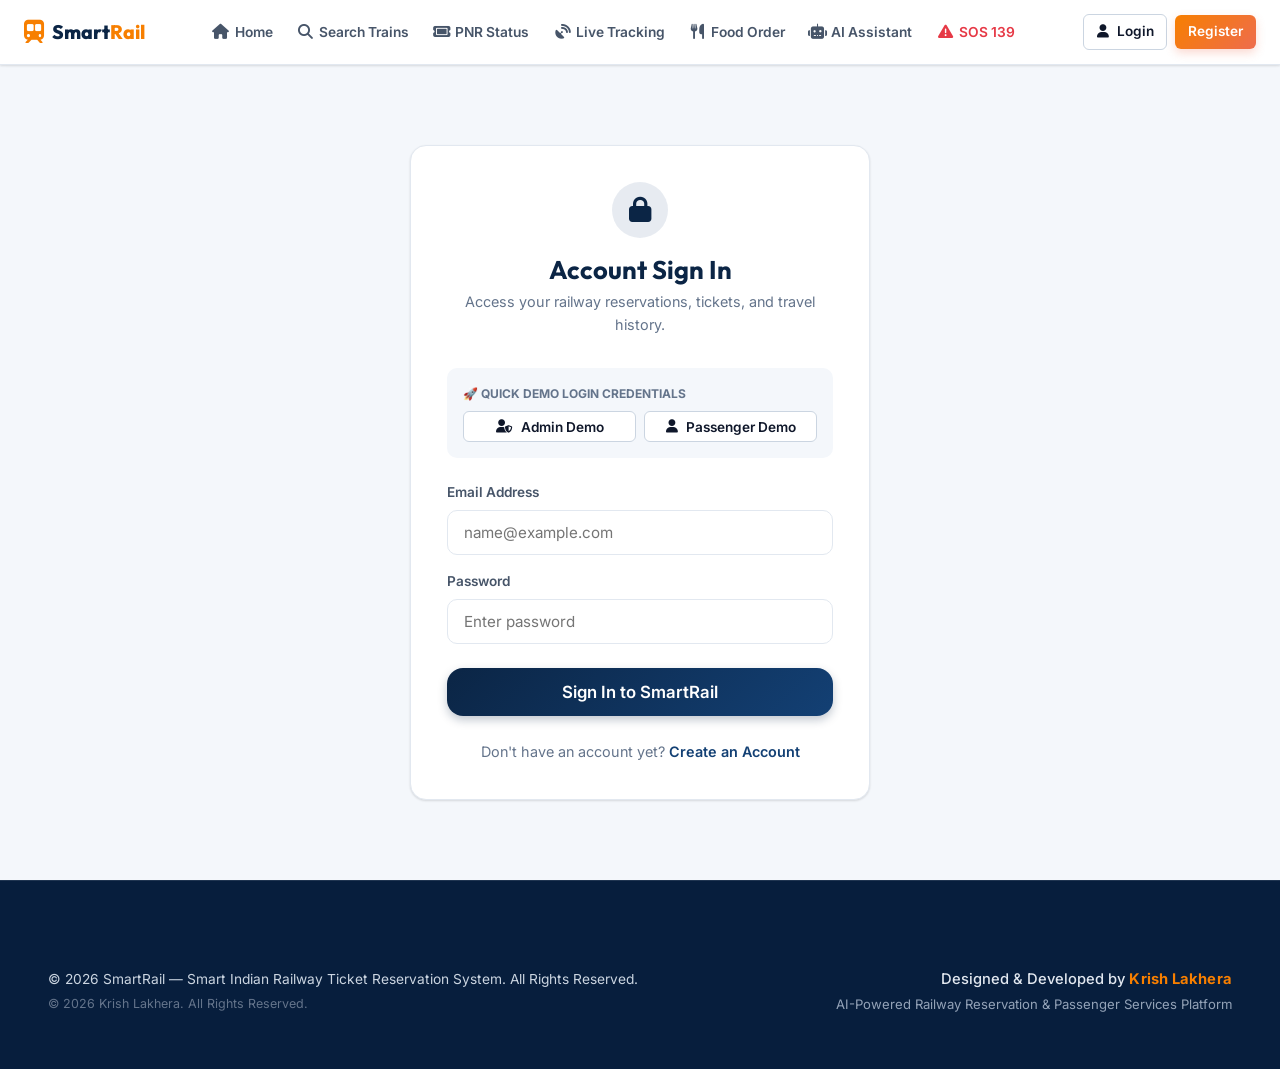
<file: frontend/login.html>
<!DOCTYPE html>
<html lang="en">
<head>
  <meta charset="UTF-8">
  <meta name="viewport" content="width=device-width, initial-scale=1.0">
  <title>Login - Smart Indian Railway</title>
  <link rel="preconnect" href="https://fonts.googleapis.com">
  <link rel="preconnect" href="https://fonts.gstatic.com" crossorigin>
  <link href="https://fonts.googleapis.com/css2?family=Inter:wght@400;500;600;700;800&family=Outfit:wght@500;600;700;800&display=swap" rel="stylesheet">
  <link rel="stylesheet" href="https://cdnjs.cloudflare.com/ajax/libs/font-awesome/6.5.1/css/all.min.css">
  <link rel="stylesheet" href="css/style.css">
  <link rel="stylesheet" href="css/responsive.css">
  <style>
    .auth-wrapper {
      max-width: 460px;
      margin: 3rem auto;
    }
  </style>
</head>
<body>

  <!-- Navigation Bar -->
  <nav class="navbar">
    <div class="nav-container">
      <a href="index.html" class="brand-logo">
        <i class="fa-solid fa-train-subway"></i>
        <span>Smart<span style="color: var(--accent-saffron);">Rail</span></span>
      </a>

      <button class="mobile-toggle"><i class="fa-solid fa-bars"></i></button>

      <ul class="nav-links">
        <li><a href="index.html"><i class="fa-solid fa-house"></i> Home</a></li>
        <li><a href="search.html"><i class="fa-solid fa-magnifying-glass"></i> Search Trains</a></li>
        <li><a href="pnr-status.html"><i class="fa-solid fa-ticket"></i> PNR Status</a></li>
        <li><a href="live-tracking.html"><i class="fa-solid fa-satellite-dish"></i> Live Tracking</a></li>
        <li><a href="food-order.html"><i class="fa-solid fa-utensils"></i> Food Order</a></li>
        <li><a href="chatbot.html"><i class="fa-solid fa-robot"></i> AI Assistant</a></li>
        <li><a href="emergency.html" class="nav-emergency"><i class="fa-solid fa-triangle-exclamation"></i> SOS 139</a></li>
      </ul>

      <div class="nav-auth" id="nav-auth-container"></div>
    </div>
  </nav>

  <main class="container">
    <div class="auth-wrapper">
      <div class="card" style="padding: 2.25rem;">
        <div style="text-align: center; margin-bottom: 2rem;">
          <div style="width: 56px; height: 56px; border-radius: 50%; background: rgba(19, 64, 116, 0.1); color: var(--primary-navy); display: flex; align-items: center; justify-content: center; font-size: 1.6rem; margin: 0 auto 1rem;">
            <i class="fa-solid fa-lock"></i>
          </div>
          <h2 style="font-size: 1.6rem; color: var(--primary-navy); margin-bottom: 0.25rem;">Account Sign In</h2>
          <p style="color: var(--text-muted); font-size: 0.9rem;">Access your railway reservations, tickets, and travel history.</p>
        </div>

        <!-- Quick One-Click Demo Credentials -->
        <div style="background: var(--bg-slate); border-radius: var(--radius-md); padding: 1rem; margin-bottom: 1.5rem;">
          <span style="font-size: 0.75rem; font-weight: 700; color: var(--text-muted); text-transform: uppercase; display: block; margin-bottom: 0.5rem;">
            🚀 Quick Demo Login Credentials
          </span>
          <div style="display: flex; gap: 0.5rem;">
            <button type="button" class="btn btn-sm btn-outline" style="flex: 1; background: white;" onclick="fillDemoCredentials('admin@railway.gov.in', 'Admin@12345')">
              <i class="fa-solid fa-user-shield"></i> Admin Demo
            </button>
            <button type="button" class="btn btn-sm btn-outline" style="flex: 1; background: white;" onclick="fillDemoCredentials('rahul.sharma@example.com', 'User@12345')">
              <i class="fa-solid fa-user"></i> Passenger Demo
            </button>
          </div>
        </div>

        <form id="login-form">
          <div class="form-group" style="margin-bottom: 1rem;">
            <label>Email Address</label>
            <input type="email" id="login-email" class="form-control" placeholder="name@example.com" required>
          </div>

          <div class="form-group" style="margin-bottom: 1.5rem;">
            <label>Password</label>
            <input type="password" id="login-password" class="form-control" placeholder="Enter password" required>
          </div>

          <button type="submit" id="btn-submit-login" class="btn btn-primary btn-lg" style="width: 100%;">
            Sign In to SmartRail
          </button>
        </form>

        <div style="text-align: center; margin-top: 1.5rem; font-size: 0.9rem; color: var(--text-muted);">
          Don't have an account yet? <a href="register.html" style="font-weight: 600;">Create an Account</a>
        </div>
      </div>
    </div>
  </main>

  <footer>
    <div class="footer-bottom" style="border: none; padding: 2rem 1.5rem;">
      <div class="footer-bottom-left">
        <div class="footer-copyright">
          &copy; 2026 SmartRail &mdash; Smart Indian Railway Ticket Reservation System. All Rights Reserved.
        </div>
        <div class="footer-sub-copyright">
          &copy; 2026 Krish Lakhera. All Rights Reserved.
        </div>
      </div>
      <div class="footer-bottom-right">
        <div class="footer-credit">
          Designed &amp; Developed by <span class="footer-author">Krish Lakhera</span>
        </div>
        <div class="footer-platform-tag">
          AI-Powered Railway Reservation &amp; Passenger Services Platform
        </div>
      </div>
    </div>
  </footer>

  <script src="js/main.js"></script>
  <script>
    function fillDemoCredentials(email, password) {
      document.getElementById('login-email').value = email;
      document.getElementById('login-password').value = password;
      showToast(`Filled credentials for ${email}`, 'info', 'Quick Fill');
    }

    document.getElementById('login-form').addEventListener('submit', async (e) => {
      e.preventDefault();
      const email = document.getElementById('login-email').value.trim();
      const password = document.getElementById('login-password').value;

      const btn = document.getElementById('btn-submit-login');
      btn.disabled = true;
      btn.innerHTML = `<i class="fa-solid fa-spinner fa-spin"></i> Authenticating...`;

      const res = await fetchApi('/auth/login', {
        method: 'POST',
        body: JSON.stringify({ email, password })
      });

      if (!res.success) {
        btn.disabled = false;
        btn.textContent = 'Sign In to SmartRail';
        showToast(res.message, 'error', 'Login Failed');
        return;
      }

      setCurrentUser(res.data);
      showToast(res.message, 'success', 'Login Successful');

      setTimeout(() => {
        if (res.data.role === 'ADMIN') {
          window.location.href = 'admin-dashboard.html';
        } else {
          window.location.href = 'index.html';
        }
      }, 700);
    });
  </script>
</body>
</html>
</file>
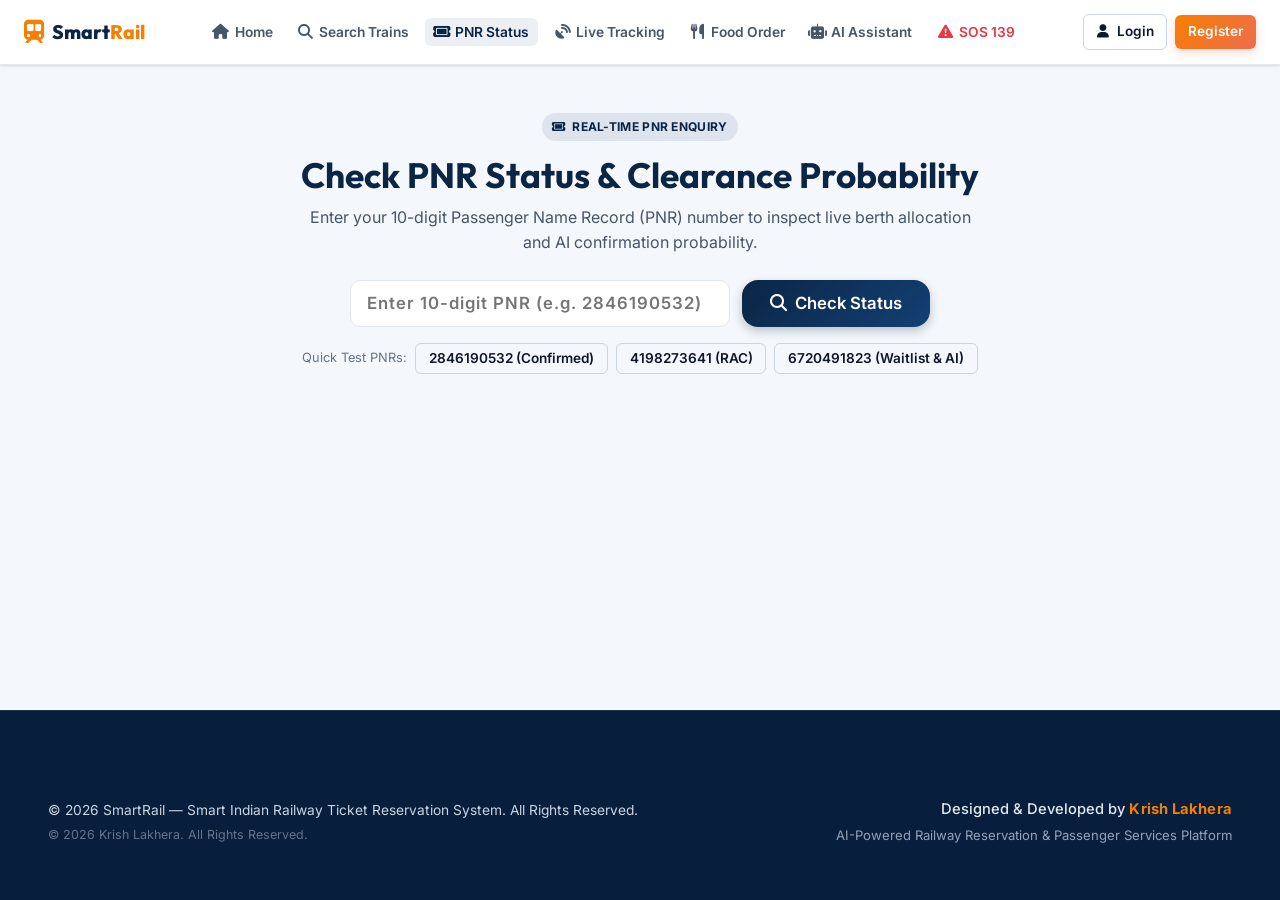
<file: frontend/pnr-status.html>
<!DOCTYPE html>
<html lang="en">
<head>
  <meta charset="UTF-8">
  <meta name="viewport" content="width=device-width, initial-scale=1.0">
  <title>PNR Status & AI Predictor - Smart Indian Railway</title>
  <link rel="preconnect" href="https://fonts.googleapis.com">
  <link rel="preconnect" href="https://fonts.gstatic.com" crossorigin>
  <link href="https://fonts.googleapis.com/css2?family=Inter:wght@400;500;600;700;800&family=Outfit:wght@500;600;700;800&display=swap" rel="stylesheet">
  <link rel="stylesheet" href="https://cdnjs.cloudflare.com/ajax/libs/font-awesome/6.5.1/css/all.min.css">
  <link rel="stylesheet" href="css/style.css">
  <link rel="stylesheet" href="css/responsive.css">
</head>
<body>

  <!-- Navigation Bar -->
  <nav class="navbar">
    <div class="nav-container">
      <a href="index.html" class="brand-logo">
        <i class="fa-solid fa-train-subway"></i>
        <span>Smart<span style="color: var(--accent-saffron);">Rail</span></span>
      </a>

      <button class="mobile-toggle"><i class="fa-solid fa-bars"></i></button>

      <ul class="nav-links">
        <li><a href="index.html"><i class="fa-solid fa-house"></i> Home</a></li>
        <li><a href="search.html"><i class="fa-solid fa-magnifying-glass"></i> Search Trains</a></li>
        <li><a href="pnr-status.html" class="active"><i class="fa-solid fa-ticket"></i> PNR Status</a></li>
        <li><a href="live-tracking.html"><i class="fa-solid fa-satellite-dish"></i> Live Tracking</a></li>
        <li><a href="food-order.html"><i class="fa-solid fa-utensils"></i> Food Order</a></li>
        <li><a href="chatbot.html"><i class="fa-solid fa-robot"></i> AI Assistant</a></li>
        <li><a href="emergency.html" class="nav-emergency"><i class="fa-solid fa-triangle-exclamation"></i> SOS 139</a></li>
      </ul>

      <div class="nav-auth" id="nav-auth-container"></div>
    </div>
  </nav>

  <main class="container">
    <div class="pnr-hero-section" style="text-align: center; max-width: 680px; margin: 1rem auto 2.5rem;">
      <div class="badge" style="background: rgba(19, 64, 116, 0.1); color: var(--primary-navy); margin-bottom: 0.75rem;">
        <i class="fa-solid fa-ticket"></i> REAL-TIME PNR ENQUIRY
      </div>
      <h1 style="font-size: 2.2rem; color: var(--primary-navy); margin-bottom: 0.5rem;">Check PNR Status & Clearance Probability</h1>
      <p style="color: var(--text-secondary);">Enter your 10-digit Passenger Name Record (PNR) number to inspect live berth allocation and AI confirmation probability.</p>

      <!-- PNR Search Bar -->
      <form id="pnr-search-form" style="display: flex; gap: 0.75rem; margin-top: 1.5rem; justify-content: center;">
        <input type="text" id="input-pnr-search" class="form-control" placeholder="Enter 10-digit PNR (e.g. 2846190532)" style="max-width: 380px; font-size: 1.05rem; letter-spacing: 1px; font-weight: 600;" maxlength="10" required>
        <button type="submit" class="btn btn-primary btn-lg">
          <i class="fa-solid fa-magnifying-glass"></i> Check Status
        </button>
      </form>

      <!-- Demo PNR Quick Chips -->
      <div class="demo-chips" style="margin-top: 1rem; display: flex; align-items: center; justify-content: center; gap: 0.5rem; flex-wrap: wrap; font-size: 0.8rem; color: var(--text-muted);">
        <span>Quick Test PNRs:</span>
        <button type="button" class="btn btn-sm btn-outline" onclick="fetchPnrStatus('2846190532')">2846190532 (Confirmed)</button>
        <button type="button" class="btn btn-sm btn-outline" onclick="fetchPnrStatus('4198273641')">4198273641 (RAC)</button>
        <button type="button" class="btn btn-sm btn-outline" onclick="fetchPnrStatus('6720491823')">6720491823 (Waitlist & AI)</button>
      </div>
    </div>

    <!-- PNR Result Display Target -->
    <div id="pnr-result-card" style="max-width: 900px; margin: 0 auto; display: none;">
      <!-- Populated by pnr.js -->
    </div>
  </main>

  <!-- Interactive IRCTC Ticket Cancellation Modal -->
  <div class="modal-overlay" id="cancel-modal">
    <div class="modal-dialog">
      <div class="modal-header">
        <h3 style="color: var(--accent-red); font-size: 1.2rem; display: flex; align-items: center; gap: 0.5rem; margin: 0;">
          <i class="fa-solid fa-triangle-exclamation"></i> Cancel Ticket &amp; Claim Refund
        </h3>
        <button onclick="closeCancelModal()" style="background: none; border: none; font-size: 1.4rem; cursor: pointer; color: var(--text-muted);">&times;</button>
      </div>
      <div class="modal-body">
        <div style="display: flex; justify-content: space-between; align-items: center; margin-bottom: 1rem; padding-bottom: 0.75rem; border-bottom: 1px dashed var(--border-light); font-size: 0.9rem;">
          <div>PNR: <strong id="cancel-pnr-display" style="font-size: 1.1rem; color: var(--primary-navy); margin-left: 4px;">--</strong></div>
          <div id="cancel-train-display" style="color: var(--text-muted); font-size: 0.85rem;">Train --</div>
        </div>

        <!-- Passenger Selection for Partial Cancellation -->
        <div style="margin-bottom: 1.25rem;">
          <div style="display: flex; justify-content: space-between; align-items: center; margin-bottom: 0.5rem;">
            <label style="font-weight: 700; font-size: 0.88rem; color: var(--primary-navy);">
              Select Passengers to Cancel:
            </label>
            <label style="font-size: 0.8rem; color: var(--primary-navy); cursor: pointer; display: flex; align-items: center; gap: 0.35rem; font-weight: 600;">
              <input type="checkbox" id="cancel-select-all" onchange="toggleSelectAllPassengers(this.checked)" checked> Select All
            </label>
          </div>
          <div id="cancel-passenger-list" style="max-height: 180px; overflow-y: auto; padding-right: 2px;">
            <!-- Rendered dynamically -->
          </div>
        </div>

        <!-- Real-Time Official Refund Breakdown -->
        <div class="refund-rule-alert" id="cancel-rule-alert">
          <i class="fa-solid fa-scale-balanced" style="margin-right: 4px;"></i>
          <span id="cancel-rule-text">Calculating applicable official IRCTC cancellation rules...</span>
        </div>

        <div class="refund-summary-card">
          <div class="row-item">
            <span style="color: var(--text-secondary);">Ticket Fare (Selected):</span>
            <strong id="cancel-selected-fare">₹0.00</strong>
          </div>
          <div class="row-item" style="color: var(--accent-red);">
            <span>IRCTC Cancellation Charge:</span>
            <strong id="cancel-charge">- ₹0.00</strong>
          </div>
          <div class="row-item" style="color: var(--text-muted); font-size: 0.82rem;">
            <span>IRCTC Convenience Fee (Non-refundable):</span>
            <span id="cancel-conv-fee">- ₹17.70</span>
          </div>
          <div class="row-item" style="border-top: 1px dashed var(--border-dark); padding-top: 0.65rem; margin-top: 0.45rem; font-size: 1.15rem; font-weight: 800; color: #10705a;">
            <span>Estimated Refund Amount:</span>
            <span id="cancel-refund-est">₹0.00</span>
          </div>
        </div>

        <div class="cancel-warning-note">
          <strong><i class="fa-solid fa-triangle-exclamation"></i> Warning:</strong> Cancellation is permanent and irreversible. Released berths will be immediately surrendered to waitlisted passengers. Refunds are processed to the source payment method within 3–5 business days.
        </div>
      </div>
      <div class="modal-footer">
        <button onclick="closeCancelModal()" class="btn btn-outline">Keep Ticket</button>
        <button id="btn-confirm-cancellation" class="btn btn-danger">
          <i class="fa-solid fa-ban"></i> Confirm Cancellation
        </button>
      </div>
    </div>
  </div>

  <footer>
    <div class="footer-bottom" style="border: none; padding: 2rem 1.5rem;">
      <div class="footer-bottom-left">
        <div class="footer-copyright">
          &copy; 2026 SmartRail &mdash; Smart Indian Railway Ticket Reservation System. All Rights Reserved.
        </div>
        <div class="footer-sub-copyright">
          &copy; 2026 Krish Lakhera. All Rights Reserved.
        </div>
      </div>
      <div class="footer-bottom-right">
        <div class="footer-credit">
          Designed &amp; Developed by <span class="footer-author">Krish Lakhera</span>
        </div>
        <div class="footer-platform-tag">
          AI-Powered Railway Reservation &amp; Passenger Services Platform
        </div>
      </div>
    </div>
  </footer>

  <script src="js/main.js"></script>
  <script src="js/qrcode.js"></script>
  <script src="js/pnr.js"></script>
</body>
</html>
</file>
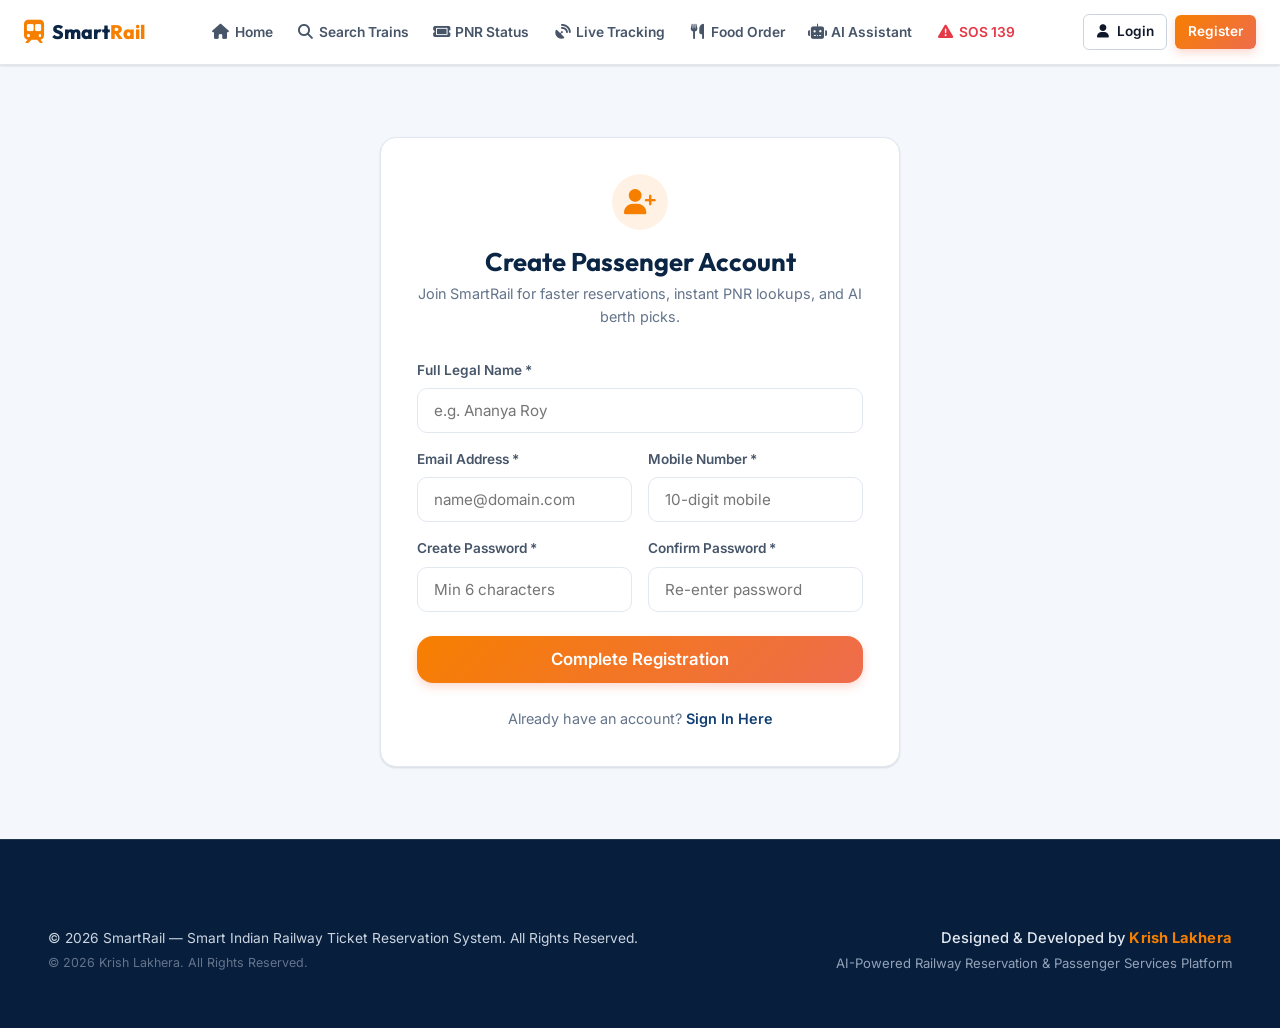
<file: frontend/register.html>
<!DOCTYPE html>
<html lang="en">
<head>
  <meta charset="UTF-8">
  <meta name="viewport" content="width=device-width, initial-scale=1.0">
  <title>Register Account - Smart Indian Railway</title>
  <link rel="preconnect" href="https://fonts.googleapis.com">
  <link rel="preconnect" href="https://fonts.gstatic.com" crossorigin>
  <link href="https://fonts.googleapis.com/css2?family=Inter:wght@400;500;600;700;800&family=Outfit:wght@500;600;700;800&display=swap" rel="stylesheet">
  <link rel="stylesheet" href="https://cdnjs.cloudflare.com/ajax/libs/font-awesome/6.5.1/css/all.min.css">
  <link rel="stylesheet" href="css/style.css">
  <link rel="stylesheet" href="css/responsive.css">
  <style>
    .auth-wrapper {
      max-width: 520px;
      margin: 2.5rem auto;
    }
  </style>
</head>
<body>

  <!-- Navigation Bar -->
  <nav class="navbar">
    <div class="nav-container">
      <a href="index.html" class="brand-logo">
        <i class="fa-solid fa-train-subway"></i>
        <span>Smart<span style="color: var(--accent-saffron);">Rail</span></span>
      </a>

      <button class="mobile-toggle"><i class="fa-solid fa-bars"></i></button>

      <ul class="nav-links">
        <li><a href="index.html"><i class="fa-solid fa-house"></i> Home</a></li>
        <li><a href="search.html"><i class="fa-solid fa-magnifying-glass"></i> Search Trains</a></li>
        <li><a href="pnr-status.html"><i class="fa-solid fa-ticket"></i> PNR Status</a></li>
        <li><a href="live-tracking.html"><i class="fa-solid fa-satellite-dish"></i> Live Tracking</a></li>
        <li><a href="food-order.html"><i class="fa-solid fa-utensils"></i> Food Order</a></li>
        <li><a href="chatbot.html"><i class="fa-solid fa-robot"></i> AI Assistant</a></li>
        <li><a href="emergency.html" class="nav-emergency"><i class="fa-solid fa-triangle-exclamation"></i> SOS 139</a></li>
      </ul>

      <div class="nav-auth" id="nav-auth-container"></div>
    </div>
  </nav>

  <main class="container">
    <div class="auth-wrapper">
      <div class="card" style="padding: 2.25rem;">
        <div style="text-align: center; margin-bottom: 2rem;">
          <div style="width: 56px; height: 56px; border-radius: 50%; background: rgba(247, 127, 0, 0.1); color: var(--accent-saffron); display: flex; align-items: center; justify-content: center; font-size: 1.6rem; margin: 0 auto 1rem;">
            <i class="fa-solid fa-user-plus"></i>
          </div>
          <h2 style="font-size: 1.6rem; color: var(--primary-navy); margin-bottom: 0.25rem;">Create Passenger Account</h2>
          <p style="color: var(--text-muted); font-size: 0.9rem;">Join SmartRail for faster reservations, instant PNR lookups, and AI berth picks.</p>
        </div>

        <form id="register-form">
          <div class="form-group" style="margin-bottom: 1rem;">
            <label>Full Legal Name *</label>
            <input type="text" id="reg-name" class="form-control" placeholder="e.g. Ananya Roy" required>
          </div>

          <div style="display: grid; grid-template-columns: 1fr 1fr; gap: 1rem; margin-bottom: 1rem;">
            <div class="form-group">
              <label>Email Address *</label>
              <input type="email" id="reg-email" class="form-control" placeholder="name@domain.com" required>
            </div>
            <div class="form-group">
              <label>Mobile Number *</label>
              <input type="tel" id="reg-phone" class="form-control" placeholder="10-digit mobile" pattern="[0-9]{10}" required>
            </div>
          </div>

          <div style="display: grid; grid-template-columns: 1fr 1fr; gap: 1rem; margin-bottom: 1.5rem;">
            <div class="form-group">
              <label>Create Password *</label>
              <input type="password" id="reg-password" class="form-control" placeholder="Min 6 characters" minlength="6" required>
            </div>
            <div class="form-group">
              <label>Confirm Password *</label>
              <input type="password" id="reg-confirm" class="form-control" placeholder="Re-enter password" minlength="6" required>
            </div>
          </div>

          <button type="submit" id="btn-submit-reg" class="btn btn-accent btn-lg" style="width: 100%;">
            Complete Registration
          </button>
        </form>

        <div style="text-align: center; margin-top: 1.5rem; font-size: 0.9rem; color: var(--text-muted);">
          Already have an account? <a href="login.html" style="font-weight: 600;">Sign In Here</a>
        </div>
      </div>
    </div>
  </main>

  <footer>
    <div class="footer-bottom" style="border: none; padding: 2rem 1.5rem;">
      <div class="footer-bottom-left">
        <div class="footer-copyright">
          &copy; 2026 SmartRail &mdash; Smart Indian Railway Ticket Reservation System. All Rights Reserved.
        </div>
        <div class="footer-sub-copyright">
          &copy; 2026 Krish Lakhera. All Rights Reserved.
        </div>
      </div>
      <div class="footer-bottom-right">
        <div class="footer-credit">
          Designed &amp; Developed by <span class="footer-author">Krish Lakhera</span>
        </div>
        <div class="footer-platform-tag">
          AI-Powered Railway Reservation &amp; Passenger Services Platform
        </div>
      </div>
    </div>
  </footer>

  <script src="js/main.js"></script>
  <script>
    document.getElementById('register-form').addEventListener('submit', async (e) => {
      e.preventDefault();
      const name = document.getElementById('reg-name').value.trim();
      const email = document.getElementById('reg-email').value.trim();
      const phone = document.getElementById('reg-phone').value.trim();
      const password = document.getElementById('reg-password').value;
      const confirm_password = document.getElementById('reg-confirm').value;

      if (password !== confirm_password) {
        showToast('Passwords do not match. Please recheck.', 'warning');
        return;
      }

      const btn = document.getElementById('btn-submit-reg');
      btn.disabled = true;
      btn.innerHTML = `<i class="fa-solid fa-spinner fa-spin"></i> Creating Account...`;

      const res = await fetchApi('/auth/register', {
        method: 'POST',
        body: JSON.stringify({ name, email, phone, password, confirm_password })
      });

      if (!res.success) {
        btn.disabled = false;
        btn.textContent = 'Complete Registration';
        showToast(res.message, 'error', 'Registration Failed');
        return;
      }

      setCurrentUser(res.data);
      showToast('Registration successful! Welcome aboard.', 'success', 'Account Created');

      setTimeout(() => {
        window.location.href = 'index.html';
      }, 800);
    });
  </script>
</body>
</html>
</file>
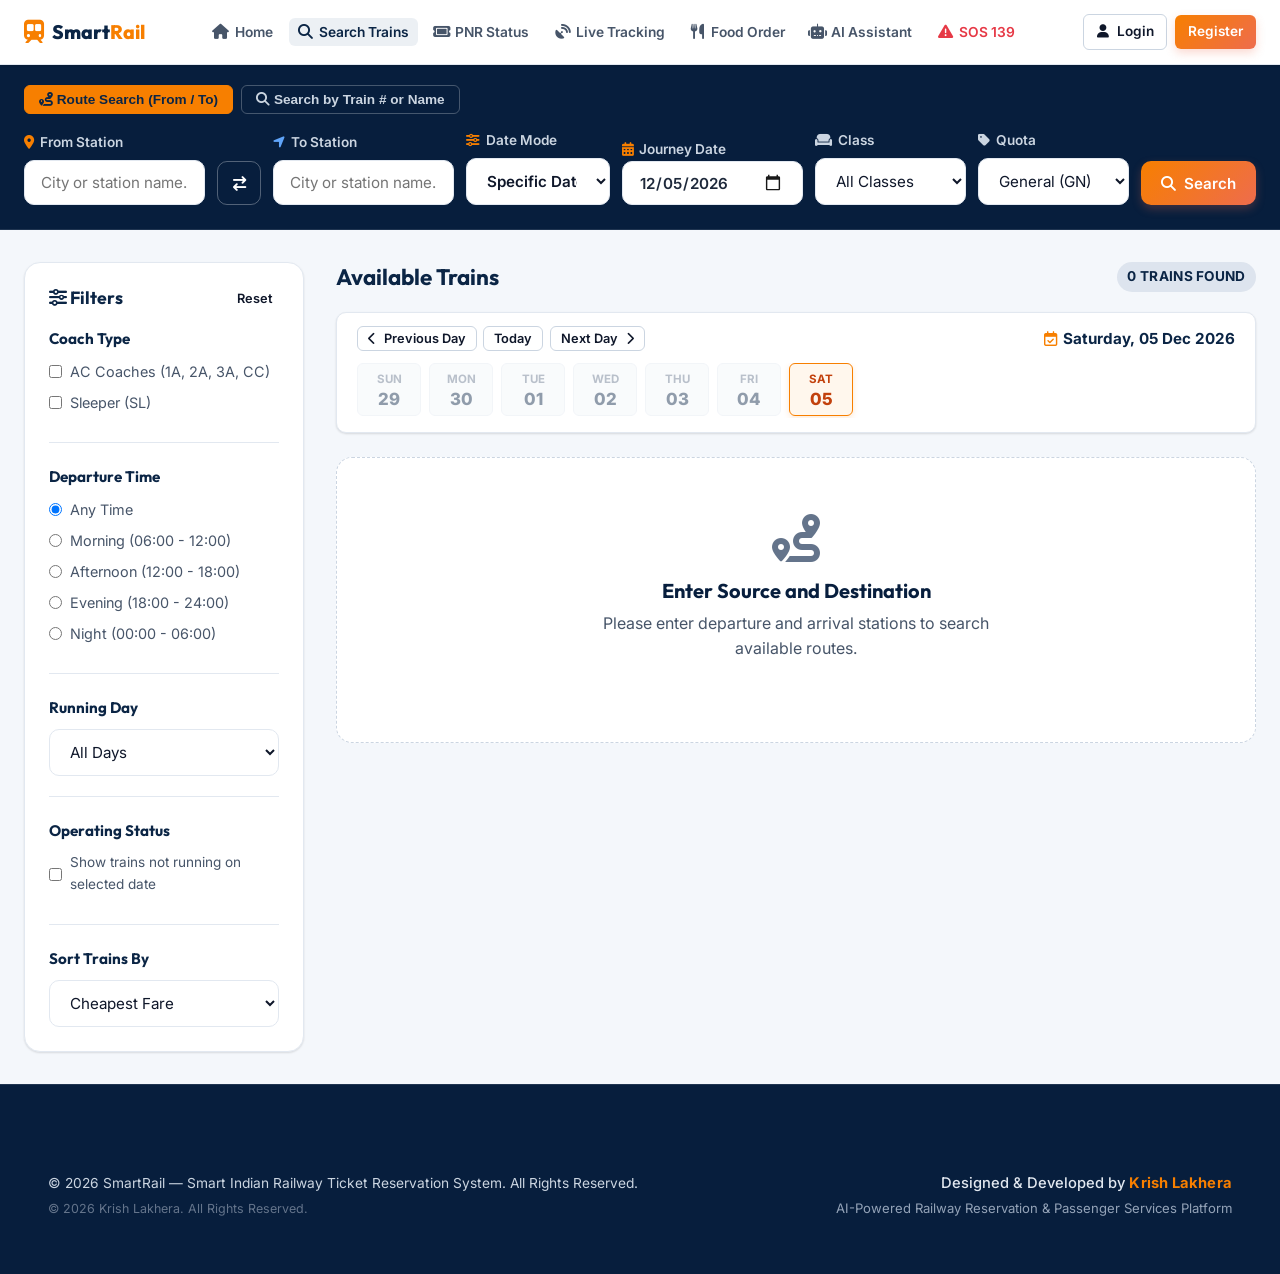
<file: frontend/search.html>
<!DOCTYPE html>
<html lang="en">
<head>
  <meta charset="UTF-8">
  <meta name="viewport" content="width=device-width, initial-scale=1.0">
  <title>Search Trains - Smart Indian Railway</title>
  <link rel="preconnect" href="https://fonts.googleapis.com">
  <link rel="preconnect" href="https://fonts.gstatic.com" crossorigin>
  <link href="https://fonts.googleapis.com/css2?family=Inter:wght@400;500;600;700;800&family=Outfit:wght@500;600;700;800&display=swap" rel="stylesheet">
  <link rel="stylesheet" href="https://cdnjs.cloudflare.com/ajax/libs/font-awesome/6.5.1/css/all.min.css">
  <link rel="stylesheet" href="css/style.css">
  <link rel="stylesheet" href="css/responsive.css">
  <style>
    .search-page-layout {
      display: grid;
      grid-template-columns: 280px 1fr;
      gap: 2rem;
      align-items: start;
    }
    .filter-sidebar {
      background: white;
      border-radius: var(--radius-lg);
      padding: 1.5rem;
      border: 1px solid var(--border-light);
      box-shadow: var(--shadow-sm);
      position: sticky;
      top: 80px;
    }
    .filter-group {
      margin-bottom: 1.5rem;
      padding-bottom: 1.25rem;
      border-bottom: 1px solid var(--border-light);
    }
    .filter-group:last-child {
      margin-bottom: 0;
      padding-bottom: 0;
      border-bottom: none;
    }
    .filter-group h4 {
      font-size: 0.95rem;
      color: var(--primary-navy);
      margin-bottom: 0.75rem;
      display: flex;
      align-items: center;
      justify-content: space-between;
    }
    .filter-option {
      display: flex;
      align-items: center;
      gap: 0.5rem;
      margin-bottom: 0.5rem;
      font-size: 0.9rem;
      color: var(--text-secondary);
      cursor: pointer;
    }
    .train-card-header {
      display: flex;
      align-items: flex-start;
      justify-content: space-between;
      margin-bottom: 1.25rem;
      border-bottom: 1px solid var(--border-light);
      padding-bottom: 0.75rem;
    }
    .train-title-row {
      display: flex;
      align-items: center;
      gap: 0.75rem;
      flex-wrap: wrap;
      margin-bottom: 0.25rem;
    }
    .train-number {
      font-size: 1.15rem;
      font-weight: 800;
      color: var(--primary-navy);
    }
    .train-name {
      font-size: 1.2rem;
      font-weight: 700;
      color: var(--primary-dark);
    }
    .running-days-row {
      display: flex;
      align-items: center;
      gap: 0.75rem;
      flex-wrap: wrap;
      margin-top: 0.35rem;
    }
    .running-days-widget {
      display: flex;
      flex-direction: column;
      gap: 0.35rem;
    }
    .days-pills-row {
      display: flex;
      gap: 5px;
      align-items: center;
    }
    .day-pill {
      width: 24px;
      height: 24px;
      border-radius: 5px;
      display: inline-flex;
      align-items: center;
      justify-content: center;
      font-size: 0.75rem;
      font-weight: 700;
      transition: all 0.15s ease;
      user-select: none;
    }
    .day-pill.runs {
      background: var(--primary-navy);
      color: #ffffff;
      border: 1px solid var(--primary-navy);
    }
    .day-pill.no-run {
      background: #f1f5f9;
      color: #94a3b8;
      border: 1px solid #e2e8f0;
    }
    .day-pill.unavail {
      background: #f8fafc;
      color: #cbd5e1;
      border: 1px dashed #cbd5e1;
    }
    .day-pill.selected {
      outline: 2.5px solid var(--accent-saffron);
      outline-offset: 1px;
      font-weight: 800;
      box-shadow: 0 0 5px rgba(247, 127, 0, 0.4);
    }
    .day-pill.selected.no-run {
      outline: 2.5px solid #ef4444;
      outline-offset: 1px;
      background: #fef2f2;
      color: #dc2626;
      border-color: #fca5a5;
      box-shadow: 0 0 5px rgba(239, 68, 68, 0.3);
    }
    .run-status-badge {
      display: inline-flex;
      align-items: center;
      gap: 5px;
      padding: 2px 8px;
      border-radius: 4px;
      font-size: 0.78rem;
      font-weight: 700;
      letter-spacing: 0.2px;
    }
    .run-status-badge.run-status-runs {
      background: rgba(42, 157, 143, 0.12);
      color: #1b7a6f;
      border: 1px solid rgba(42, 157, 143, 0.3);
    }
    .run-status-badge.run-status-not-runs {
      background: rgba(230, 57, 70, 0.1);
      color: #c92a2a;
      border: 1px solid rgba(230, 57, 70, 0.3);
    }
    .run-status-badge.run-status-info {
      background: rgba(19, 64, 116, 0.08);
      color: var(--primary-blue);
      border: 1px solid rgba(19, 64, 116, 0.2);
    }
    .run-status-badge.run-status-unavail {
      background: #f1f5f9;
      color: #64748b;
      border: 1px solid #e2e8f0;
    }
    .week-strip-chip {
      background: white;
      border: 1.5px solid var(--border-light);
      border-radius: var(--radius-sm);
      padding: 6px 14px;
      text-align: center;
      cursor: pointer;
      transition: all 0.15s ease;
      display: flex;
      flex-direction: column;
      align-items: center;
      min-width: 64px;
    }
    .week-strip-chip:hover {
      border-color: var(--primary-navy);
      background: #f8fafc;
    }
    .week-strip-chip.active {
      border-color: var(--accent-saffron);
      background: #fff7ed;
      box-shadow: 0 2px 6px rgba(247, 127, 0, 0.18);
    }
    .week-day-name {
      font-size: 0.72rem;
      font-weight: 700;
      text-transform: uppercase;
      color: var(--text-muted);
    }
    .week-day-num {
      font-size: 1.05rem;
      font-weight: 800;
      color: var(--primary-navy);
      line-height: 1.2;
    }
    .week-strip-chip.active .week-day-name {
      color: #c2410c;
    }
    .week-strip-chip.active .week-day-num {
      color: #c2410c;
    }
    .non-running-train-card {
      opacity: 0.82;
      background: #fafbfc;
      border-color: #cbd5e1;
    }
    .date-input-wrapper {
      position: relative;
      width: 100%;
    }
    .date-input-wrapper input[type="date"] {
      cursor: pointer;
      width: 100%;
      height: 44px;
      box-sizing: border-box;
      color-scheme: light;
      font-weight: 600;
      background-color: #ffffff;
      color: #1e293b;
    }
    .date-input-wrapper input[type="date"]::-webkit-calendar-picker-indicator {
      cursor: pointer;
      font-size: 1.15rem;
      padding: 4px;
      opacity: 0.9;
    }
    .date-input-wrapper input[type="date"]::-webkit-calendar-picker-indicator:hover {
      opacity: 1;
      transform: scale(1.15);
    }
    .week-strip-chip.past-day {
      opacity: 0.45;
      cursor: not-allowed;
      background: #f1f5f9;
    }
    .day-chip {
      font-size: 0.7rem;
      font-weight: 600;
      background: var(--bg-slate);
      padding: 1px 6px;
      border-radius: var(--radius-sm);
      color: var(--text-muted);
      border: 1px solid var(--border-light);
    }
    .train-schedule-bar {
      display: grid;
      grid-template-columns: 1fr auto 1fr;
      gap: 1.5rem;
      align-items: center;
      background: var(--bg-slate);
      border-radius: var(--radius-md);
      padding: 1.25rem;
      margin-bottom: 1.25rem;
    }
    .station-stop .time {
      font-size: 1.4rem;
      font-weight: 800;
      color: var(--primary-navy);
      display: block;
    }
    .station-stop .code {
      font-size: 0.95rem;
      font-weight: 700;
      color: var(--text-primary);
    }
    .station-stop .name {
      font-size: 0.8rem;
      color: var(--text-muted);
      display: block;
    }
    .duration-indicator {
      text-align: center;
      display: flex;
      flex-direction: column;
      align-items: center;
    }
    .duration-text {
      font-size: 0.85rem;
      font-weight: 700;
      color: var(--text-secondary);
      margin-bottom: 0.2rem;
    }
    .duration-line {
      width: 140px;
      height: 2px;
      background: var(--border-dark);
      position: relative;
      margin: 0.25rem 0;
    }
    .duration-line i {
      position: absolute;
      top: -7px;
      left: 50%;
      transform: translateX(-50%);
      color: var(--primary-blue);
      background: var(--bg-slate);
      padding: 0 4px;
      font-size: 0.85rem;
    }
    .route-sub {
      font-size: 0.75rem;
      color: var(--text-muted);
    }
    .classes-row-label {
      font-size: 0.85rem;
      font-weight: 600;
      color: var(--text-muted);
      margin-bottom: 0.65rem;
    }
    .classes-grid {
      display: grid;
      grid-template-columns: repeat(auto-fit, minmax(130px, 1fr));
      gap: 0.75rem;
    }
    .class-card-box {
      border: 1.5px solid var(--border-light);
      border-radius: var(--radius-md);
      padding: 0.75rem 0.85rem;
      background: white;
      cursor: pointer;
      transition: all var(--transition-fast);
      display: flex;
      flex-direction: column;
      justify-content: space-between;
      min-height: 82px;
    }
    .class-card-box:hover {
      border-color: var(--primary-navy);
      transform: translateY(-2px);
      box-shadow: 0 4px 10px rgba(11, 37, 69, 0.12);
    }
    .class-card-box.class-wl {
      background: #fdfbf7;
    }
    .class-top {
      display: flex;
      justify-content: space-between;
      align-items: baseline;
      margin-bottom: 0.5rem;
    }
    .class-title {
      font-weight: 800;
      font-size: 1rem;
      color: var(--primary-navy);
    }
    .class-fare {
      font-size: 0.95rem;
      font-weight: 700;
      color: var(--primary-blue);
    }
    .autocomplete-wrapper {
      position: relative;
    }
    .autocomplete-dropdown {
      position: absolute;
      top: 100%;
      left: 0;
      right: 0;
      background: #ffffff;
      border: 1px solid var(--border-light);
      border-radius: var(--radius-md);
      box-shadow: 0 12px 28px rgba(11, 37, 69, 0.2);
      max-height: 280px;
      overflow-y: auto;
      z-index: 1000;
      display: none;
      margin-top: 4px;
    }
    .autocomplete-item {
      padding: 10px 14px;
      cursor: pointer;
      display: flex;
      align-items: center;
      justify-content: space-between;
      border-bottom: 1px solid #f1f5f9;
      transition: background 0.15s ease;
      color: #1e293b;
    }
    .autocomplete-item:hover, .autocomplete-item.active {
      background: #eff6ff;
    }
    .station-code-badge {
      background: var(--primary-navy);
      color: white;
      font-weight: 700;
      font-size: 0.75rem;
      padding: 3px 8px;
      border-radius: 4px;
      letter-spacing: 0.5px;
    }
    .station-city-badge {
      font-size: 0.75rem;
      color: #64748b;
      margin-left: 6px;
    }
    .search-tab-btn {
      padding: 6px 14px;
      border-radius: var(--radius-sm);
      font-size: 0.85rem;
      font-weight: 600;
      cursor: pointer;
      border: 1px solid rgba(255,255,255,0.25);
      background: transparent;
      color: #cbd5e1;
      transition: all 0.2s;
    }
    .search-tab-btn.active {
      background: var(--accent-saffron);
      border-color: var(--accent-saffron);
      color: #0b2545;
      font-weight: 700;
    }
    @media (max-width: 900px) {
      .search-page-layout {
        grid-template-columns: 1fr;
      }
      .filter-sidebar {
        position: static;
      }
      #search-filter-form, #train-number-search-form {
        grid-template-columns: 1fr !important;
      }
    }
  </style>
</head>
<body>

  <!-- Navigation Bar -->
  <nav class="navbar">
    <div class="nav-container">
      <a href="index.html" class="brand-logo">
        <i class="fa-solid fa-train-subway"></i>
        <span>Smart<span style="color: var(--accent-saffron);">Rail</span></span>
      </a>

      <button class="mobile-toggle"><i class="fa-solid fa-bars"></i></button>

      <ul class="nav-links">
        <li><a href="index.html"><i class="fa-solid fa-house"></i> Home</a></li>
        <li><a href="search.html" class="active"><i class="fa-solid fa-magnifying-glass"></i> Search Trains</a></li>
        <li><a href="pnr-status.html"><i class="fa-solid fa-ticket"></i> PNR Status</a></li>
        <li><a href="live-tracking.html"><i class="fa-solid fa-satellite-dish"></i> Live Tracking</a></li>
        <li><a href="food-order.html"><i class="fa-solid fa-utensils"></i> Food Order</a></li>
        <li><a href="chatbot.html"><i class="fa-solid fa-robot"></i> AI Assistant</a></li>
        <li><a href="emergency.html" class="nav-emergency"><i class="fa-solid fa-triangle-exclamation"></i> SOS 139</a></li>
      </ul>

      <div class="nav-auth" id="nav-auth-container"></div>
    </div>
  </nav>

  <!-- Top Search Bar -->
  <div style="background: var(--primary-dark); padding: 1.25rem 0 1.5rem 0; border-bottom: 1px solid rgba(255,255,255,0.1);">
    <div class="container" style="padding-top: 0; padding-bottom: 0;">
      <!-- Search Mode Tabs -->
      <div style="display: flex; gap: 0.5rem; margin-bottom: 1rem; align-items: center;">
        <button type="button" id="tab-btn-route" class="search-tab-btn active" onclick="setSearchMode('route')">
          <i class="fa-solid fa-route"></i> Route Search (From / To)
        </button>
        <button type="button" id="tab-btn-train" class="search-tab-btn" onclick="setSearchMode('train')">
          <i class="fa-solid fa-magnifying-glass"></i> Search by Train # or Name
        </button>
      </div>

      <!-- Route Search Form -->
      <form id="search-filter-form" style="display: grid; grid-template-columns: 1.2fr auto 1.2fr 0.95fr 1.15fr 1fr 1fr auto; gap: 0.75rem; align-items: flex-end;">
        <div class="form-group autocomplete-wrapper" style="margin-bottom: 0;">
          <label style="color: #cbd5e1;"><i class="fa-solid fa-location-dot" style="color: var(--accent-saffron);"></i> From Station</label>
          <input type="text" id="input-from" class="form-control" placeholder="City or station name..." autocomplete="off" required>
          <div id="dropdown-from" class="autocomplete-dropdown"></div>
        </div>

        <div>
          <button type="button" id="btn-swap-stations" class="btn btn-outline" style="height: 44px; width: 44px; padding: 0; color: white; border-color: rgba(255,255,255,0.3);" title="Swap Stations">
            <i class="fa-solid fa-arrow-right-arrow-left"></i>
          </button>
        </div>

        <div class="form-group autocomplete-wrapper" style="margin-bottom: 0;">
          <label style="color: #cbd5e1;"><i class="fa-solid fa-location-arrow" style="color: #60a5fa;"></i> To Station</label>
          <input type="text" id="input-to" class="form-control" placeholder="City or station name..." autocomplete="off" required>
          <div id="dropdown-to" class="autocomplete-dropdown"></div>
        </div>

        <div class="form-group" id="group-date-mode" style="margin-bottom: 0;">
          <label style="color: #cbd5e1;"><i class="fa-solid fa-sliders" style="color: var(--accent-saffron);"></i> Date Mode</label>
          <select id="select-date-mode" class="form-control" style="font-weight: 600; cursor: pointer;">
            <option value="all">All Dates</option>
            <option value="specific" selected>Specific Date</option>
          </select>
        </div>

        <div class="form-group" id="group-journey-date" style="margin-bottom: 0;">
          <label style="color: #cbd5e1;"><i class="fa-solid fa-calendar-days" style="color: var(--accent-saffron);"></i> Journey Date</label>
          <div class="date-input-wrapper">
            <input type="date" id="input-date" class="form-control" title="Choose Journey Date">
          </div>
        </div>

        <div class="form-group" style="margin-bottom: 0;">
          <label style="color: #cbd5e1;"><i class="fa-solid fa-couch"></i> Class</label>
          <select id="select-class" class="form-control">
            <option value="">All Classes</option>
            <option value="3A">AC 3 Tier (3A)</option>
            <option value="2A">AC 2 Tier (2A)</option>
            <option value="1A">AC First Class (1A)</option>
            <option value="SL">Sleeper (SL)</option>
            <option value="CC">AC Chair Car (CC)</option>
          </select>
        </div>

        <div class="form-group" style="margin-bottom: 0;">
          <label style="color: #cbd5e1;"><i class="fa-solid fa-tag"></i> Quota</label>
          <select id="select-quota" class="form-control">
            <option value="GN">General (GN)</option>
            <option value="LD">Ladies (LD)</option>
            <option value="SS">Senior Citizen (SS)</option>
            <option value="TQ">Tatkal (TQ)</option>
            <option value="PT">Premium Tatkal (PT)</option>
          </select>
        </div>

        <div>
          <button type="submit" class="btn btn-accent" style="height: 44px; white-space: nowrap;">
            <i class="fa-solid fa-magnifying-glass"></i> Search
          </button>
        </div>
      </form>

      <!-- Train Number/Name Search Form (Alternative Mode) -->
      <form id="train-number-search-form" style="display: none; grid-template-columns: 1.8fr 1fr 1.15fr 1fr 1fr auto; gap: 0.75rem; align-items: flex-end;">
        <div class="form-group" style="margin-bottom: 0;">
          <label style="color: #cbd5e1;"><i class="fa-solid fa-train" style="color: var(--accent-saffron);"></i> Train Number or Name</label>
          <input type="text" id="input-train-query" class="form-control" placeholder="e.g. 12951, Rajdhani, Shatabdi, 12015..." autocomplete="off">
        </div>

        <div class="form-group" id="group-date-mode-train" style="margin-bottom: 0;">
          <label style="color: #cbd5e1;"><i class="fa-solid fa-sliders" style="color: var(--accent-saffron);"></i> Date Mode</label>
          <select id="select-date-mode-train" class="form-control" style="font-weight: 600; cursor: pointer;">
            <option value="all">All Dates</option>
            <option value="specific" selected>Specific Date</option>
          </select>
        </div>

        <div class="form-group" id="group-journey-date-train" style="margin-bottom: 0;">
          <label style="color: #cbd5e1;"><i class="fa-solid fa-calendar-days" style="color: var(--accent-saffron);"></i> Journey Date</label>
          <div class="date-input-wrapper">
            <input type="date" id="input-date-train" class="form-control" title="Choose Journey Date">
          </div>
        </div>

        <div class="form-group" style="margin-bottom: 0;">
          <label style="color: #cbd5e1;"><i class="fa-solid fa-couch"></i> Class</label>
          <select id="select-class-train" class="form-control">
            <option value="">All Classes</option>
            <option value="3A">AC 3 Tier (3A)</option>
            <option value="2A">AC 2 Tier (2A)</option>
            <option value="1A">AC First Class (1A)</option>
            <option value="SL">Sleeper (SL)</option>
            <option value="CC">AC Chair Car (CC)</option>
          </select>
        </div>

        <div class="form-group" style="margin-bottom: 0;">
          <label style="color: #cbd5e1;"><i class="fa-solid fa-tag"></i> Quota</label>
          <select id="select-quota-train" class="form-control">
            <option value="GN">General (GN)</option>
            <option value="LD">Ladies (LD)</option>
            <option value="SS">Senior Citizen (SS)</option>
            <option value="TQ">Tatkal (TQ)</option>
            <option value="PT">Premium Tatkal (PT)</option>
          </select>
        </div>

        <div>
          <button type="submit" class="btn btn-accent" style="height: 44px; white-space: nowrap;">
            <i class="fa-solid fa-magnifying-glass"></i> Find Train
          </button>
        </div>
      </form>
    </div>
  </div>

  <!-- Main Content Layout -->
  <main class="container">
    <div class="search-page-layout">
      <!-- Sidebar Filters -->
      <aside class="filter-sidebar">
        <div style="display: flex; align-items: center; justify-content: space-between; margin-bottom: 1.25rem;">
          <h3 style="font-size: 1.1rem; color: var(--primary-navy);"><i class="fa-solid fa-sliders"></i> Filters</h3>
          <button onclick="resetFilters()" class="btn btn-sm btn-outline" style="border: none; padding: 2px 6px; font-size: 0.8rem;">Reset</button>
        </div>

        <!-- Coach Category -->
        <div class="filter-group">
          <h4>Coach Type</h4>
          <label class="filter-option">
            <input type="checkbox" id="filter-ac" class="filter-control">
            <span>AC Coaches (1A, 2A, 3A, CC)</span>
          </label>
          <label class="filter-option">
            <input type="checkbox" id="filter-sleeper" class="filter-control">
            <span>Sleeper (SL)</span>
          </label>
        </div>

        <!-- Departure Time -->
        <div class="filter-group">
          <h4>Departure Time</h4>
          <label class="filter-option">
            <input type="radio" name="departure-time" value="all" class="filter-control" checked>
            <span>Any Time</span>
          </label>
          <label class="filter-option">
            <input type="radio" name="departure-time" value="morning" class="filter-control">
            <span>Morning (06:00 - 12:00)</span>
          </label>
          <label class="filter-option">
            <input type="radio" name="departure-time" value="afternoon" class="filter-control">
            <span>Afternoon (12:00 - 18:00)</span>
          </label>
          <label class="filter-option">
            <input type="radio" name="departure-time" value="evening" class="filter-control">
            <span>Evening (18:00 - 24:00)</span>
          </label>
          <label class="filter-option">
            <input type="radio" name="departure-time" value="night" class="filter-control">
            <span>Night (00:00 - 06:00)</span>
          </label>
        </div>

        <!-- Running Day Filter -->
        <div class="filter-group">
          <h4>Running Day</h4>
          <select id="filter-running-day" class="form-control filter-control">
            <option value="all">All Days</option>
            <option value="Sun">Sunday</option>
            <option value="Mon">Monday</option>
            <option value="Tue">Tuesday</option>
            <option value="Wed">Wednesday</option>
            <option value="Thu">Thursday</option>
            <option value="Fri">Friday</option>
            <option value="Sat">Saturday</option>
          </select>
        </div>

        <!-- Operating Status Toggle -->
        <div class="filter-group" id="filter-group-non-running">
          <h4>Operating Status</h4>
          <label class="filter-option" style="cursor: pointer;">
            <input type="checkbox" id="toggle-show-non-running" class="filter-control">
            <span style="font-size: 0.85rem;">Show trains not running on selected date</span>
          </label>
        </div>

        <!-- Sort By -->
        <div class="filter-group">
          <h4>Sort Trains By</h4>
          <select id="sort-by" class="form-control filter-control">
            <option value="cheapest">Cheapest Fare</option>
            <option value="earliest">Earliest Departure</option>
            <option value="duration">Shortest Duration</option>
            <option value="runs_selected">Runs on Selected Date</option>
            <option value="availability">Maximum Seats Available</option>
          </select>
        </div>
      </aside>

      <!-- Results Stream -->
      <section>
        <div style="display: flex; align-items: center; justify-content: space-between; margin-bottom: 1.25rem;">
          <h2 style="font-size: 1.4rem; color: var(--primary-navy);" id="search-results-heading">Available Trains</h2>
          <span class="badge" id="results-count-badge" style="background: rgba(19, 64, 116, 0.1); color: var(--primary-navy); font-size: 0.85rem;">0 Trains Found</span>
        </div>

        <!-- Quick Date Navigation & Week Strip (Visible in Specific Date mode) -->
        <div id="date-navigation-container" style="display: none; background: white; border: 1px solid var(--border-light); border-radius: var(--radius-md); padding: 0.85rem 1.25rem; margin-bottom: 1.25rem; box-shadow: var(--shadow-sm);">
          <div style="display: flex; align-items: center; justify-content: space-between; flex-wrap: wrap; gap: 0.5rem; margin-bottom: 0.75rem;">
            <div style="display: flex; align-items: center; gap: 0.4rem;">
              <button type="button" id="btn-prev-day" class="btn btn-sm btn-outline" style="font-size: 0.8rem; padding: 4px 10px;">
                <i class="fa-solid fa-chevron-left"></i> Previous Day
              </button>
              <button type="button" id="btn-today" class="btn btn-sm btn-outline" style="font-size: 0.8rem; padding: 4px 10px;">
                Today
              </button>
              <button type="button" id="btn-next-day" class="btn btn-sm btn-outline" style="font-size: 0.8rem; padding: 4px 10px;">
                Next Day <i class="fa-solid fa-chevron-right"></i>
              </button>
            </div>
            <div id="selected-journey-date-display" style="font-weight: 700; color: var(--primary-navy); font-size: 0.95rem; display: flex; align-items: center; gap: 6px;">
              <i class="fa-regular fa-calendar-check" style="color: var(--accent-saffron);"></i>
              <span id="journey-date-text">Sunday, 04 Oct 2026</span>
            </div>
          </div>
          <!-- Weekly Quick Day Chips -->
          <div id="week-strip-container" style="display: flex; gap: 0.5rem; overflow-x: auto; padding-bottom: 2px;">
            <!-- Rendered by search.js -->
          </div>
        </div>

        <div id="train-results-container">
          <!-- Populated by search.js -->
        </div>
      </section>
    </div>
  </main>

  <footer>
    <div class="footer-bottom" style="border: none; padding: 2rem 1.5rem;">
      <div class="footer-bottom-left">
        <div class="footer-copyright">
          &copy; 2026 SmartRail &mdash; Smart Indian Railway Ticket Reservation System. All Rights Reserved.
        </div>
        <div class="footer-sub-copyright">
          &copy; 2026 Krish Lakhera. All Rights Reserved.
        </div>
      </div>
      <div class="footer-bottom-right">
        <div class="footer-credit">
          Designed &amp; Developed by <span class="footer-author">Krish Lakhera</span>
        </div>
        <div class="footer-platform-tag">
          AI-Powered Railway Reservation &amp; Passenger Services Platform
        </div>
      </div>
    </div>
  </footer>

  <script src="js/main.js"></script>
  <script src="js/search.js"></script>
</body>
</html>
</file>
<file: frontend/css/style.css>
/* SMART INDIAN RAILWAY SYSTEM - CORE STYLESHEET */
:root {
  --primary-dark: #071e3d;
  --primary-navy: #0b2545;
  --primary-blue: #134074;
  --primary-light: #1d5fa8;
  --accent-saffron: #f77f00;
  --accent-orange: #ee6c4d;
  --accent-gold: #fcbf49;
  --accent-green: #2a9d8f;
  --accent-red: #e63946;

  --bg-slate: #f4f7fb;
  --surface-white: #ffffff;
  --surface-card: #ffffff;
  --border-light: #e2e8f0;
  --border-dark: #cbd5e1;

  --text-primary: #0f172a;
  --text-secondary: #475569;
  --text-muted: #64748b;
  --text-light: #ffffff;

  --radius-sm: 6px;
  --radius-md: 10px;
  --radius-lg: 16px;
  --radius-xl: 24px;
  --radius-full: 9999px;

  --shadow-sm: 0 1px 3px rgba(0, 0, 0, 0.05), 0 1px 2px rgba(0, 0, 0, 0.08);
  --shadow-md: 0 4px 12px rgba(11, 37, 69, 0.08);
  --shadow-lg: 0 10px 25px -3px rgba(11, 37, 69, 0.12), 0 4px 6px -2px rgba(11, 37, 69, 0.05);
  --shadow-xl: 0 20px 35px -5px rgba(11, 37, 69, 0.18);

  --font-main: 'Inter', -apple-system, BlinkMacSystemFont, "Segoe UI", Roboto, sans-serif;
  --font-heading: 'Outfit', 'Inter', sans-serif;
  --transition-fast: 0.18s ease;
  --transition-normal: 0.28s ease;
}

* {
  box-sizing: border-box;
  margin: 0;
  padding: 0;
}

body {
  font-family: var(--font-main);
  background-color: var(--bg-slate);
  color: var(--text-primary);
  line-height: 1.6;
  min-height: 100vh;
  display: flex;
  flex-direction: column;
  -webkit-font-smoothing: antialiased;
}

/* Typography */
h1, h2, h3, h4, h5, h6 {
  font-family: var(--font-heading);
  color: var(--primary-dark);
  font-weight: 700;
  line-height: 1.25;
}

a {
  color: var(--primary-blue);
  text-decoration: none;
  transition: color var(--transition-fast);
}

a:hover {
  color: var(--accent-orange);
}

/* ============================================================
   TOP INFORMATION BAR
   ============================================================ */
.top-bar {
  background: var(--primary-dark);
  color: #cbd5e1;
  width: 100%;
  border-bottom: 1px solid rgba(255, 255, 255, 0.08);
  position: relative;
  z-index: 1001;
  font-family: var(--font-main);
}

.top-bar-content {
  max-width: 1400px;
  margin: 0 auto;
  padding: 0.35rem 1.5rem;
  min-height: 34px;
  display: flex;
  align-items: center;
  justify-content: center;
  gap: 1.75rem;
  flex-wrap: nowrap;
  white-space: nowrap;
  box-sizing: border-box;
}

.top-bar-item {
  display: inline-flex;
  align-items: center;
  gap: 0.45rem;
  font-size: 0.8rem;
  font-weight: 500;
  color: #cbd5e1;
  line-height: 1;
  white-space: nowrap;
}

.top-bar-item i {
  color: var(--accent-gold);
  font-size: 0.85rem;
  line-height: 1;
  display: inline-flex;
  align-items: center;
  justify-content: center;
  flex-shrink: 0;
}

.top-bar-item strong {
  color: #ffffff;
  font-weight: 700;
}

.top-bar-divider {
  color: rgba(255, 255, 255, 0.25);
  font-size: 0.8rem;
  user-select: none;
  line-height: 1;
}

/* Navbar */
.navbar {
  background: var(--surface-white);
  border-bottom: 1px solid var(--border-light);
  position: sticky;
  top: 0;
  z-index: 1000;
  box-shadow: var(--shadow-sm);
  width: 100%;
}

.nav-container {
  max-width: 1400px;
  margin: 0 auto;
  padding: 0 1.5rem;
  min-height: 64px;
  display: flex;
  align-items: center;
  justify-content: space-between;
  gap: 1.25rem;
  box-sizing: border-box;
}

/* Three-Section Grid: Column 1 (Left Brand), Column 2 (Center Links), Column 3 (Right Actions) */
.nav-container.nav-three-section {
  display: grid;
  grid-template-columns: auto 1fr auto;
  align-items: center;
  gap: 1.5rem;
}

.nav-brand {
  display: flex;
  align-items: center;
  justify-content: flex-start;
  flex-shrink: 0;
  min-width: 150px;
}

.brand-logo {
  display: flex;
  align-items: center;
  gap: 0.5rem;
  font-family: var(--font-heading);
  font-size: 1.22rem;
  font-weight: 800;
  color: var(--primary-navy);
  flex-shrink: 0;
  white-space: nowrap;
  text-decoration: none;
}

.brand-logo i {
  color: var(--accent-saffron);
  font-size: 1.45rem;
}

.brand-tag {
  font-size: 0.65rem;
  background: var(--primary-dark);
  color: white;
  padding: 2px 6px;
  border-radius: var(--radius-sm);
  letter-spacing: 0.5px;
  font-weight: 600;
  text-transform: uppercase;
}

.nav-links {
  display: flex;
  align-items: center;
  justify-content: center;
  gap: 0.45rem;
  list-style: none;
  margin: 0;
  padding: 0;
  flex-wrap: nowrap;
  white-space: nowrap;
}

.nav-links li {
  display: flex;
  align-items: center;
  margin: 0;
  padding: 0;
}

.nav-links a {
  font-weight: 600;
  font-size: 0.86rem;
  color: var(--text-secondary);
  display: inline-flex;
  align-items: center;
  gap: 0.35rem;
  padding: 0.35rem 0.55rem;
  border-radius: var(--radius-sm);
  transition: all var(--transition-fast);
  white-space: nowrap;
  line-height: 1.2;
  text-decoration: none;
  box-sizing: border-box;
}

.nav-links a i {
  font-size: 0.95rem;
  line-height: 1;
  width: 16px;
  text-align: center;
  display: inline-flex;
  align-items: center;
  justify-content: center;
}

.nav-links a:hover,
.nav-links a.active {
  color: var(--primary-navy);
  background: rgba(19, 64, 116, 0.08);
}

.nav-links .nav-emergency {
  color: var(--accent-red);
  font-weight: 600;
}

.nav-links .nav-emergency:hover {
  background: rgba(230, 57, 70, 0.08);
}

.nav-actions {
  display: flex;
  align-items: center;
  justify-content: flex-end;
  gap: 0.75rem;
  flex-shrink: 0;
  min-width: 150px;
}

.nav-auth {
  display: flex;
  align-items: center;
  gap: 0.5rem;
  flex-shrink: 0;
  white-space: nowrap;
}

.mobile-toggle {
  display: none;
  background: none;
  border: none;
  font-size: 1.5rem;
  color: var(--primary-navy);
  cursor: pointer;
}

/* Buttons */
.btn {
  display: inline-flex;
  align-items: center;
  justify-content: center;
  gap: 0.5rem;
  padding: 0.65rem 1.25rem;
  border-radius: var(--radius-md);
  font-family: var(--font-main);
  font-size: 0.95rem;
  font-weight: 600;
  border: none;
  cursor: pointer;
  transition: all var(--transition-fast);
  text-decoration: none;
  white-space: nowrap;
}

.btn:disabled {
  opacity: 0.6;
  cursor: not-allowed;
}

.btn-primary {
  background: linear-gradient(135deg, var(--primary-navy) 0%, var(--primary-blue) 100%);
  color: var(--surface-white);
  box-shadow: 0 4px 10px rgba(11, 37, 69, 0.25);
}

.btn-primary:hover:not(:disabled) {
  background: linear-gradient(135deg, #071a33 0%, #0e3461 100%);
  color: white;
  transform: translateY(-1px);
  box-shadow: 0 6px 14px rgba(11, 37, 69, 0.32);
}

.btn-accent {
  background: linear-gradient(135deg, var(--accent-saffron) 0%, var(--accent-orange) 100%);
  color: var(--surface-white);
  box-shadow: 0 4px 10px rgba(238, 108, 77, 0.25);
}

.btn-accent:hover:not(:disabled) {
  background: linear-gradient(135deg, #e07100 0%, #d85736 100%);
  color: white;
  transform: translateY(-1px);
}

.btn-outline {
  background: transparent;
  border: 1.5px solid var(--border-dark);
  color: var(--text-primary);
}

.btn-outline:hover:not(:disabled) {
  border-color: var(--primary-blue);
  color: var(--primary-blue);
  background: rgba(19, 64, 116, 0.04);
}

.btn-danger {
  background: var(--accent-red);
  color: white;
}

.btn-danger:hover:not(:disabled) {
  background: #c92a37;
}

.btn-sm {
  padding: 0.4rem 0.8rem;
  font-size: 0.85rem;
  border-radius: var(--radius-sm);
}

.btn-lg {
  padding: 0.85rem 1.75rem;
  font-size: 1.05rem;
  border-radius: var(--radius-lg);
}

/* Cards & Containers */
.container {
  max-width: 1280px;
  margin: 0 auto;
  padding: 2rem 1.5rem;
  width: 100%;
}

.card {
  background: var(--surface-card);
  border-radius: var(--radius-lg);
  border: 1px solid var(--border-light);
  box-shadow: var(--shadow-sm);
  padding: 1.5rem;
  transition: box-shadow var(--transition-fast), transform var(--transition-fast);
}

.card:hover {
  box-shadow: var(--shadow-md);
}

/* Hero Section */
.hero-section {
  position: relative;
  min-height: 540px;
  background-color: #051d3a;
  background-image:
    linear-gradient(
      90deg,
      rgba(5, 29, 58, 0.96) 0%,
      rgba(5, 29, 58, 0.85) 35%,
      rgba(5, 29, 58, 0.35) 60%,
      rgba(5, 29, 58, 0.05) 100%
    ),
    url('../assets/images/vande_bharat_hero.webp');
  background-position: center right;
  background-size: cover;
  background-repeat: no-repeat;
  color: white;
  padding: 65px 5.5% 105px;
  box-sizing: border-box;
  overflow: hidden;
  display: flex;
  align-items: center;
}

.hero-content {
  max-width: 700px;
  margin: 0;
  text-align: left;
  position: relative;
  z-index: 2;
}

.hero-badge {
  display: inline-flex;
  align-items: center;
  gap: 0.5rem;
  background: rgba(11, 37, 69, 0.7);
  backdrop-filter: blur(8px);
  padding: 0.45rem 1.25rem;
  border-radius: var(--radius-full);
  font-size: 0.95rem;
  font-weight: 500;
  color: #ffffff;
  margin-bottom: 1.25rem;
  border: 1px solid rgba(255, 255, 255, 0.2);
  letter-spacing: 0.2px;
}

.hero-title {
  font-family: var(--font-heading);
  font-size: clamp(2.75rem, 4.2vw, 3.75rem);
  font-weight: 800;
  color: #ffffff;
  margin-bottom: 1.15rem;
  line-height: 1.08;
  letter-spacing: -0.5px;
  text-shadow: 0 2px 8px rgba(0, 0, 0, 0.35);
}

.hero-title span {
  background: linear-gradient(90deg, #ff7b00 0%, #ff5400 100%);
  -webkit-background-clip: text;
  -webkit-text-fill-color: transparent;
  color: #ff6b35;
  display: inline-block;
}

.hero-subtitle {
  font-size: 1.15rem;
  color: rgba(255, 255, 255, 0.88);
  max-width: 680px;
  margin: 0 0 2rem 0;
  line-height: 1.55;
  text-shadow: 0 1px 4px rgba(0, 0, 0, 0.4);
}

.hero-btn-group {
  display: flex;
  align-items: center;
  gap: 1rem;
  flex-wrap: wrap;
}

.btn-hero-primary {
  background: linear-gradient(135deg, #f77f00 0%, #ea580c 100%);
  color: #ffffff;
  font-weight: 600;
  font-size: 1rem;
  padding: 0.8rem 1.6rem;
  border-radius: var(--radius-md);
  box-shadow: 0 6px 18px rgba(234, 88, 12, 0.4);
  border: none;
  display: inline-flex;
  align-items: center;
  gap: 0.6rem;
  text-decoration: none;
  transition: all var(--transition-fast);
}

.btn-hero-primary:hover {
  transform: translateY(-2px);
  box-shadow: 0 8px 22px rgba(234, 88, 12, 0.5);
  color: #ffffff;
}

.btn-hero-secondary {
  background: rgba(5, 29, 58, 0.65);
  backdrop-filter: blur(8px);
  color: #ffffff;
  border: 1.5px solid rgba(255, 255, 255, 0.35);
  font-weight: 600;
  font-size: 1rem;
  padding: 0.8rem 1.6rem;
  border-radius: var(--radius-md);
  display: inline-flex;
  align-items: center;
  gap: 0.6rem;
  text-decoration: none;
  transition: all var(--transition-fast);
}

.btn-hero-secondary:hover {
  background: rgba(255, 255, 255, 0.12);
  border-color: rgba(255, 255, 255, 0.7);
  color: #ffffff;
  transform: translateY(-2px);
}

/* Floating Search Widget */
.search-widget-container {
  max-width: 1350px;
  width: 90%;
  margin: -65px auto 3rem;
  position: relative;
  z-index: 20;
  padding: 0;
}

.search-widget {
  background: #ffffff;
  border-radius: 22px;
  box-shadow: 0 20px 45px rgba(5, 29, 58, 0.14), 0 4px 12px rgba(0, 0, 0, 0.04);
  border: 1px solid rgba(226, 232, 240, 0.9);
  padding: 1.5rem 2rem 1.25rem;
}

.search-grid {
  display: grid;
  grid-template-columns: 1.35fr 1.35fr 1.15fr 1fr 1fr auto;
  gap: 1.15rem;
  align-items: flex-end;
}

.search-btn-home {
  height: 48px;
  padding: 0 1.5rem;
  background: var(--primary-navy);
  color: #ffffff;
  font-weight: 700;
  font-size: 0.95rem;
  border-radius: var(--radius-md);
  border: none;
  display: inline-flex;
  align-items: center;
  justify-content: center;
  gap: 0.5rem;
  white-space: nowrap;
  box-shadow: 0 4px 12px rgba(11, 37, 69, 0.25);
  transition: all var(--transition-fast);
  cursor: pointer;
}

.search-btn-home:hover {
  background: #06182e;
  transform: translateY(-1px);
  box-shadow: 0 6px 16px rgba(11, 37, 69, 0.35);
}

.search-widget-lower {
  margin-top: 1rem;
  padding-top: 0.85rem;
  border-top: 1px solid var(--border-light);
  display: flex;
  align-items: center;
  justify-content: space-between;
  flex-wrap: wrap;
  gap: 0.75rem;
  font-size: 0.88rem;
}

.search-lower-hint {
  color: var(--text-muted);
  display: flex;
  align-items: center;
  gap: 0.5rem;
  flex-wrap: wrap;
}

.search-lower-btn {
  border-radius: 20px;
  border: 1px solid var(--border-dark);
  padding: 0.35rem 0.95rem;
  font-size: 0.82rem;
  font-weight: 600;
  color: var(--primary-navy);
  text-decoration: none;
  background: transparent;
  transition: all var(--transition-fast);
  white-space: nowrap;
}

.search-lower-btn:hover {
  background: rgba(19, 64, 116, 0.08);
  color: var(--primary-blue);
  border-color: var(--primary-blue);
}

.form-group {
  display: flex;
  flex-direction: column;
  gap: 0.4rem;
  position: relative;
}

.autocomplete-wrapper {
  position: relative;
}

.autocomplete-dropdown {
  position: absolute;
  top: 100%;
  left: 0;
  right: 0;
  background: #ffffff;
  border: 1px solid var(--border-light);
  border-radius: var(--radius-md);
  box-shadow: 0 12px 28px rgba(11, 37, 69, 0.2);
  max-height: 280px;
  overflow-y: auto;
  z-index: 1000;
  display: none;
  margin-top: 4px;
}

.autocomplete-item {
  padding: 10px 14px;
  cursor: pointer;
  display: flex;
  align-items: center;
  justify-content: space-between;
  border-bottom: 1px solid #f1f5f9;
  transition: background 0.15s ease;
  color: #1e293b;
  font-size: 0.9rem;
}

.autocomplete-item:hover, .autocomplete-item.active {
  background: #eff6ff;
}

.station-code-badge {
  background: var(--primary-navy);
  color: white;
  font-weight: 700;
  font-size: 0.75rem;
  padding: 3px 8px;
  border-radius: 4px;
  letter-spacing: 0.5px;
}

.station-city-badge {
  font-size: 0.75rem;
  color: #64748b;
  margin-left: 6px;
}

.form-group label {
  font-size: 0.85rem;
  font-weight: 600;
  color: var(--text-secondary);
  display: flex;
  align-items: center;
  gap: 0.35rem;
}

.form-control {
  width: 100%;
  padding: 0.75rem 1rem;
  border: 1.5px solid var(--border-light);
  border-radius: var(--radius-md);
  font-family: var(--font-main);
  font-size: 0.95rem;
  background-color: var(--surface-white);
  color: var(--text-primary);
  transition: all var(--transition-fast);
}

.form-control:focus {
  outline: none;
  border-color: var(--primary-blue);
  box-shadow: 0 0 0 3px rgba(19, 64, 116, 0.12);
}

/* Badges & Status */
.badge {
  display: inline-flex;
  align-items: center;
  gap: 0.35rem;
  padding: 0.25rem 0.65rem;
  border-radius: var(--radius-full);
  font-size: 0.75rem;
  font-weight: 700;
  letter-spacing: 0.3px;
  text-transform: uppercase;
}

.badge-available {
  background: rgba(42, 157, 143, 0.12);
  color: #1b685f;
  border: 1px solid rgba(42, 157, 143, 0.3);
}

.badge-wl {
  background: rgba(238, 108, 77, 0.12);
  color: #c94b2a;
  border: 1px solid rgba(238, 108, 77, 0.3);
}

.badge-rac {
  background: rgba(252, 191, 73, 0.2);
  color: #9c6c08;
  border: 1px solid rgba(252, 191, 73, 0.4);
}

.badge-confirmed {
  background: rgba(42, 157, 143, 0.12);
  color: #1b685f;
}

.badge-cancelled {
  background: rgba(230, 57, 70, 0.12);
  color: var(--accent-red);
}

.badge-ai {
  background: linear-gradient(135deg, #7928ca, #ff0080);
  color: white;
  font-weight: 600;
}

/* Toast Notifications */
#toast-container {
  position: fixed;
  top: 1.5rem;
  right: 1.5rem;
  z-index: 9999;
  display: flex;
  flex-direction: column;
  gap: 0.75rem;
  max-width: 380px;
  pointer-events: none;
}

.toast {
  pointer-events: auto;
  background: white;
  border-radius: var(--radius-md);
  padding: 1rem 1.25rem;
  box-shadow: var(--shadow-xl);
  border-left: 4px solid var(--primary-navy);
  display: flex;
  align-items: flex-start;
  gap: 0.75rem;
  transform: translateX(120%);
  transition: transform 0.3s cubic-bezier(0.16, 1, 0.3, 1);
}

.toast.show {
  transform: translateX(0);
}

.toast.toast-success { border-left-color: var(--accent-green); }
.toast.toast-error { border-left-color: var(--accent-red); }
.toast.toast-warning { border-left-color: var(--accent-saffron); }

.toast-icon {
  font-size: 1.25rem;
  margin-top: 1px;
}

.toast-success .toast-icon { color: var(--accent-green); }
.toast-error .toast-icon { color: var(--accent-red); }
.toast-warning .toast-icon { color: var(--accent-saffron); }

.toast-content {
  flex: 1;
}

.toast-title {
  font-weight: 700;
  font-size: 0.9rem;
  color: var(--text-primary);
  margin-bottom: 0.2rem;
}

.toast-msg {
  font-size: 0.85rem;
  color: var(--text-secondary);
}

/* Modal */
.modal-overlay {
  position: fixed;
  top: 0;
  left: 0;
  right: 0;
  bottom: 0;
  background: rgba(7, 30, 61, 0.65);
  backdrop-filter: blur(4px);
  z-index: 2000;
  display: flex;
  align-items: center;
  justify-content: center;
  padding: 1rem;
  opacity: 0;
  visibility: hidden;
  transition: all var(--transition-fast);
}

.modal-overlay.active {
  opacity: 1;
  visibility: visible;
}

.modal-dialog {
  background: white;
  border-radius: var(--radius-xl);
  width: 100%;
  max-width: 580px;
  box-shadow: var(--shadow-xl);
  transform: scale(0.95);
  transition: transform var(--transition-fast);
  overflow: hidden;
}

.modal-overlay.active .modal-dialog {
  transform: scale(1);
}

.modal-header {
  padding: 1.25rem 1.75rem;
  border-bottom: 1px solid var(--border-light);
  display: flex;
  align-items: center;
  justify-content: space-between;
}

.modal-body {
  padding: 1.75rem;
  max-height: 75vh;
  overflow-y: auto;
}

.modal-footer {
  padding: 1.25rem 1.75rem;
  border-top: 1px solid var(--border-light);
  display: flex;
  align-items: center;
  justify-content: flex-end;
  gap: 0.75rem;
  background: var(--bg-slate);
}

/* Empty, Error, Loading States */
.state-box {
  text-align: center;
  padding: 3.5rem 2rem;
  background: white;
  border-radius: var(--radius-lg);
  border: 1px dashed var(--border-dark);
  margin: 1.5rem 0;
}

.state-box i {
  font-size: 3rem;
  color: var(--text-muted);
  margin-bottom: 1rem;
}

.state-box h3 {
  font-size: 1.25rem;
  margin-bottom: 0.5rem;
}

.state-box p {
  color: var(--text-secondary);
  max-width: 450px;
  margin: 0 auto 1.5rem;
}

.spinner {
  width: 40px;
  height: 40px;
  border: 3px solid rgba(19, 64, 116, 0.15);
  border-top-color: var(--primary-blue);
  border-radius: 50%;
  animation: spin 0.8s linear infinite;
  margin: 0 auto 1rem;
}

@keyframes spin {
  to { transform: rotate(360deg); }
}

/* Footer */
footer {
  margin-top: auto;
  background: var(--primary-dark);
  color: #94a3b8;
  padding: 3.5rem 1.5rem 1.5rem;
  border-top: 1px solid rgba(255, 255, 255, 0.1);
}

.footer-container {
  max-width: 1280px;
  margin: 0 auto;
  display: grid;
  grid-template-columns: 2fr 1fr 1fr 1.5fr;
  gap: 3rem;
  margin-bottom: 2.5rem;
}

.footer-col h4 {
  color: white;
  margin-bottom: 1.25rem;
  font-size: 1.05rem;
}

.footer-col ul {
  list-style: none;
  display: flex;
  flex-direction: column;
  gap: 0.65rem;
}

.footer-col ul a {
  color: #94a3b8;
  font-size: 0.9rem;
}

.footer-col ul a:hover {
  color: var(--accent-gold);
}

.footer-bottom {
  max-width: 1280px;
  margin: 0 auto;
  padding: 1.75rem 0 0.5rem;
  border-top: 1px solid rgba(255, 255, 255, 0.08);
  display: flex;
  align-items: center;
  justify-content: space-between;
  gap: 1.5rem;
  font-size: 0.85rem;
  flex-wrap: wrap;
}

.footer-bottom-left {
  display: flex;
  flex-direction: column;
  gap: 0.35rem;
  text-align: left;
}

.footer-copyright {
  color: #cbd5e1;
  line-height: 1.5;
  font-size: 0.86rem;
}

.footer-sub-copyright {
  color: #64748b;
  font-size: 0.78rem;
  line-height: 1.4;
}

.footer-bottom-right {
  display: flex;
  flex-direction: column;
  gap: 0.35rem;
  text-align: right;
}

.footer-credit {
  color: #e2e8f0;
  font-size: 0.92rem;
  font-weight: 500;
  line-height: 1.4;
}

.footer-author {
  color: var(--accent-saffron);
  font-weight: 700;
  letter-spacing: 0.2px;
}

.footer-platform-tag {
  color: #94a3b8;
  font-size: 0.82rem;
  line-height: 1.4;
}

/* ============================================================
   FOOD PARTNER SHOWCASE, FILTERS & EMPTY STATE
   ============================================================ */

.partner-showcase-section {
  background: white;
  border-radius: var(--radius-lg);
  border: 1px solid var(--border-light);
  box-shadow: var(--shadow-sm);
  padding: 2rem;
  margin-bottom: 2.5rem;
}

.showcase-header {
  display: flex;
  justify-content: space-between;
  align-items: flex-start;
  margin-bottom: 1.25rem;
  flex-wrap: wrap;
  gap: 1rem;
}

.showcase-title-area h2 {
  font-size: 1.4rem;
  font-weight: 800;
  color: var(--primary-navy);
  margin-bottom: 0.35rem;
  display: flex;
  align-items: center;
  gap: 0.6rem;
}

.showcase-title-area p {
  color: var(--text-muted);
  font-size: 0.92rem;
  margin: 0;
}

.partner-filter-bar {
  display: flex;
  gap: 0.5rem;
  overflow-x: auto;
  padding: 0.5rem 0 1rem;
  margin-bottom: 1.25rem;
  scrollbar-width: thin;
}

.partner-filter-pill {
  background: #f8fafc;
  border: 1px solid var(--border-light);
  padding: 0.45rem 1rem;
  border-radius: var(--radius-full);
  font-size: 0.85rem;
  font-weight: 600;
  color: var(--text-secondary);
  cursor: pointer;
  white-space: nowrap;
  transition: all 0.2s ease;
  display: inline-flex;
  align-items: center;
  gap: 0.4rem;
}

.partner-filter-pill:hover {
  background: #edf2f7;
  border-color: #cbd5e1;
  color: var(--primary-navy);
}

.partner-filter-pill.active {
  background: var(--primary-navy);
  border-color: var(--primary-navy);
  color: white;
  box-shadow: 0 2px 6px rgba(19, 64, 116, 0.25);
}

.partner-grid-featured {
  display: grid;
  grid-template-columns: repeat(auto-fill, minmax(280px, 1fr));
  gap: 1.25rem;
  margin-bottom: 1.25rem;
}

.partner-grid-more {
  display: grid;
  grid-template-columns: repeat(auto-fill, minmax(260px, 1fr));
  gap: 1.25rem;
  margin-top: 1rem;
}

.partner-card {
  background: white;
  border: 1px solid var(--border-light);
  border-radius: var(--radius-md);
  padding: 1.25rem;
  display: flex;
  flex-direction: column;
  box-shadow: var(--shadow-sm);
  transition: all 0.25s ease;
  position: relative;
}

.partner-card:hover {
  transform: translateY(-3px);
  box-shadow: var(--shadow-md);
  border-color: #cbd5e1;
}

.partner-card.featured {
  border-top: 3px solid var(--accent-saffron);
}

.partner-card-header {
  display: flex;
  align-items: center;
  gap: 0.75rem;
  margin-bottom: 0.65rem;
}

.partner-logo-icon {
  width: 42px;
  height: 42px;
  border-radius: var(--radius-md);
  background: #f1f5f9;
  display: flex;
  align-items: center;
  justify-content: center;
  font-size: 1.2rem;
  color: var(--primary-navy);
  flex-shrink: 0;
  border: 1px solid var(--border-light);
}

.partner-name {
  font-size: 1.05rem;
  font-weight: 700;
  color: var(--primary-navy);
  margin-bottom: 0.1rem;
}

.partner-tagline {
  font-size: 0.78rem;
  color: var(--accent-saffron);
  font-weight: 600;
}

.partner-badge-official {
  display: inline-flex;
  align-items: center;
  gap: 0.3rem;
  background: #e8f5e9;
  color: #2e7d32;
  font-size: 0.72rem;
  font-weight: 700;
  padding: 0.2rem 0.55rem;
  border-radius: var(--radius-full);
  margin-bottom: 0.65rem;
  width: fit-content;
}

.partner-desc {
  font-size: 0.84rem;
  color: var(--text-muted);
  line-height: 1.45;
  margin-bottom: 0.65rem;
  flex-grow: 1;
}

.partner-cuisines {
  font-size: 0.78rem;
  color: #64748b;
  margin-bottom: 0.75rem;
  line-height: 1.4;
}

.partner-avail-note {
  display: flex;
  align-items: center;
  gap: 0.4rem;
  font-size: 0.75rem;
  color: #64748b;
  background: #f8fafc;
  padding: 0.4rem 0.6rem;
  border-radius: var(--radius-sm);
  margin-bottom: 0.9rem;
}

.partner-actions {
  display: flex;
  gap: 0.5rem;
  margin-top: auto;
}

.partner-actions .btn {
  flex: 1;
  font-size: 0.82rem;
  padding: 0.45rem 0.5rem;
  text-align: center;
  justify-content: center;
  white-space: nowrap;
}

/* Empty station state */
.empty-station-card {
  grid-column: 1 / -1;
  background: white;
  border: 2px dashed #cbd5e1;
  border-radius: var(--radius-lg);
  padding: 3rem 2rem;
  text-align: center;
  margin: 1rem 0;
}

.empty-station-icon {
  width: 60px;
  height: 60px;
  border-radius: 50%;
  background: #fff3e0;
  color: var(--accent-saffron);
  display: flex;
  align-items: center;
  justify-content: center;
  font-size: 1.7rem;
  margin: 0 auto 1rem;
}

.empty-station-card h3 {
  font-size: 1.25rem;
  font-weight: 700;
  color: var(--primary-navy);
  margin-bottom: 0.5rem;
}

.empty-station-card p {
  color: var(--text-muted);
  font-size: 0.95rem;
  max-width: 500px;
  margin: 0 auto 1.5rem;
  line-height: 1.5;
}

.halt-track-highlight {
  animation: pulse-border 1.5s 3;
}

@keyframes pulse-border {
  0% { box-shadow: 0 0 0 0 rgba(247, 127, 0, 0.4); }
  70% { box-shadow: 0 0 0 8px rgba(247, 127, 0, 0); }
  100% { box-shadow: 0 0 0 0 rgba(247, 127, 0, 0); }
}

.halt-food-badge.has-food {
  background: #e8f5e9;
  color: #2e7d32;
  border: 1px solid #c8e6c9;
}

.halt-food-badge.no-food {
  background: #f1f5f9;
  color: #64748b;
  border: 1px solid #e2e8f0;
}

.trust-disclaimer-box {
  background: #f8fafc;
  border: 1px solid #e2e8f0;
  border-left: 4px solid var(--accent-saffron);
  border-radius: var(--radius-md);
  padding: 1rem 1.25rem;
  margin-top: 3rem;
  font-size: 0.88rem;
  color: var(--text-secondary);
  line-height: 1.5;
}

.demo-data-badge {
  display: inline-block;
  font-size: 0.7rem;
  font-weight: 600;
  background: #fef3c7;
  color: #92400e;
  border: 1px solid #fde68a;
  padding: 0.15rem 0.45rem;
  border-radius: var(--radius-sm);
  margin-left: 0.4rem;
}

/* ============================================================
   SMART RAIL TICKET PDF PRINT & CANCELLATION MODAL STYLES
   ============================================================ */

/* Cancellation Modal Enhancements */
.modal-overlay {
  position: fixed;
  top: 0;
  left: 0;
  right: 0;
  bottom: 0;
  background: rgba(15, 23, 42, 0.75);
  backdrop-filter: blur(4px);
  display: none;
  align-items: center;
  justify-content: center;
  z-index: 9999;
  padding: 1rem;
}

.modal-overlay.active {
  display: flex;
}

.modal-dialog {
  background: white;
  border-radius: var(--radius-lg);
  box-shadow: 0 25px 50px -12px rgba(0, 0, 0, 0.25);
  max-width: 640px;
  width: 100%;
  max-height: 90vh;
  overflow-y: auto;
  border: 1px solid var(--border-light);
  display: flex;
  flex-direction: column;
}

.modal-header {
  display: flex;
  justify-content: space-between;
  align-items: center;
  padding: 1.25rem 1.5rem;
  border-bottom: 1px solid var(--border-light);
  background: #fff8f8;
  border-top-left-radius: var(--radius-lg);
  border-top-right-radius: var(--radius-lg);
}

.modal-body {
  padding: 1.5rem;
  overflow-y: auto;
}

.modal-footer {
  display: flex;
  justify-content: flex-end;
  gap: 0.75rem;
  padding: 1rem 1.5rem;
  border-top: 1px solid var(--border-light);
  background: var(--bg-slate);
  border-bottom-left-radius: var(--radius-lg);
  border-bottom-right-radius: var(--radius-lg);
}

.cancel-passenger-item {
  display: flex;
  align-items: center;
  justify-content: space-between;
  padding: 0.65rem 0.85rem;
  border: 1px solid var(--border-light);
  border-radius: var(--radius-sm);
  margin-bottom: 0.5rem;
  background: white;
  transition: all 0.2s ease;
}

.cancel-passenger-item:hover {
  background: #f8fafc;
  border-color: #cbd5e1;
}

.cancel-passenger-item.disabled {
  opacity: 0.6;
  background: #f1f5f9;
  cursor: not-allowed;
}

.refund-summary-card {
  background: #f8fafc;
  border: 1px solid #e2e8f0;
  border-radius: var(--radius-md);
  padding: 1.15rem;
  margin-top: 1rem;
  margin-bottom: 1rem;
}

.refund-summary-card .row-item {
  display: flex;
  justify-content: space-between;
  align-items: center;
  font-size: 0.9rem;
  margin-bottom: 0.45rem;
}

.refund-rule-alert {
  background: #eff6ff;
  border-left: 4px solid #3b82f6;
  padding: 0.65rem 0.85rem;
  border-radius: var(--radius-sm);
  font-size: 0.82rem;
  color: #1e40af;
  margin-bottom: 1rem;
  line-height: 1.4;
}

.cancel-warning-note {
  background: #fff1f2;
  border: 1px solid #fecdd3;
  color: #9f1239;
  border-radius: var(--radius-sm);
  padding: 0.75rem 1rem;
  font-size: 0.82rem;
  line-height: 1.45;
  margin-bottom: 0.5rem;
}

/* On-ticket styles for Printable E-Ticket */
.printable-ticket {
  background: #ffffff;
  color: #1e293b;
}

.ticket-header-strip {
  display: flex;
  align-items: center;
  justify-content: space-between;
  border-bottom: 2px solid #134074;
  padding-bottom: 1rem;
  margin-bottom: 1.25rem;
  flex-wrap: wrap;
  gap: 1rem;
}

.ticket-branding-area {
  display: flex;
  align-items: center;
  gap: 0.75rem;
}

.ticket-pnr-status-area {
  display: flex;
  align-items: center;
  gap: 1.25rem;
}

.ticket-meta-grid {
  display: grid;
  grid-template-columns: repeat(auto-fit, minmax(180px, 1fr));
  gap: 0.75rem;
  background: #f8fafc;
  border: 1px solid #e2e8f0;
  border-radius: var(--radius-md);
  padding: 1rem;
  margin-bottom: 1.25rem;
  font-size: 0.88rem;
}

.ticket-meta-grid .meta-col .meta-label {
  font-size: 0.75rem;
  color: #64748b;
  text-transform: uppercase;
  font-weight: 700;
  display: block;
  margin-bottom: 2px;
}

.ticket-meta-grid .meta-col .meta-val {
  font-size: 0.95rem;
  font-weight: 700;
  color: var(--primary-navy);
}

.ticket-section-title {
  font-size: 0.95rem;
  font-weight: 800;
  color: var(--primary-navy);
  text-transform: uppercase;
  letter-spacing: 0.5px;
  margin-bottom: 0.5rem;
  display: flex;
  align-items: center;
  gap: 0.5rem;
}

.ticket-cancellation-receipt {
  background: #fff8f8;
  border: 1.5px solid #fecaca;
  border-radius: var(--radius-md);
  padding: 1rem 1.25rem;
  margin-top: 1.25rem;
  margin-bottom: 1.25rem;
}

.ticket-cancellation-receipt h4 {
  color: var(--accent-red);
  font-size: 1rem;
  font-weight: 800;
  margin-bottom: 0.5rem;
  display: flex;
  align-items: center;
  gap: 0.5rem;
}

.ticket-instructions-box {
  background: #f8fafc;
  border: 1px solid #e2e8f0;
  border-radius: var(--radius-sm);
  padding: 0.85rem 1rem;
  margin-top: 1rem;
  font-size: 0.82rem;
  color: #475569;
  line-height: 1.45;
}

.ticket-instructions-box ol {
  padding-left: 1.2rem;
  margin-top: 0.35rem;
  margin-bottom: 0;
}

.ticket-instructions-box li {
  margin-bottom: 0.3rem;
}

.ticket-disclaimer-note {
  font-size: 0.75rem;
  color: #94a3b8;
  text-align: center;
  margin-top: 1rem;
  padding-top: 0.75rem;
  border-top: 1px dashed #cbd5e1;
  line-height: 1.4;
}

/* ============================================================
   A4 PRINT STYLESHEET - STRICT RAILWAY RESERVATION E-TICKET
   Hides website navigation, search bar, footer, interactive buttons.
   Prints clean, professional, compact A4 layout without overlapping.
   ============================================================ */
@media print {
  @page {
    size: A4 portrait;
    margin: 8mm 10mm;
  }

  /* Universal hide for all website chrome & non-ticket UI */
  nav.navbar,
  header,
  footer,
  .footer-bottom,
  #pnr-search-form,
  .pnr-hero-section,
  .demo-chips,
  .ticket-screen-actions,
  .ai-prediction-card,
  .modal-overlay,
  #cancel-modal,
  .btn,
  .toast,
  #toast-container,
  .no-print {
    display: none !important;
  }

  body {
    background: #ffffff !important;
    color: #111827 !important;
    font-size: 10pt !important;
    line-height: 1.35 !important;
    font-family: 'Inter', -apple-system, BlinkMacSystemFont, 'Segoe UI', Roboto, Helvetica, Arial, sans-serif !important;
    margin: 0 !important;
    padding: 0 !important;
    -webkit-print-color-adjust: exact !important;
    print-color-adjust: exact !important;
  }

  .container {
    max-width: 100% !important;
    margin: 0 !important;
    padding: 0 !important;
    width: 100% !important;
  }

  #pnr-result-card {
    display: block !important;
    max-width: 100% !important;
    margin: 0 !important;
    padding: 0 !important;
    box-shadow: none !important;
    border: none !important;
  }

  .boarding-pass-card {
    box-shadow: none !important;
    border: 1.5px solid #0f172a !important;
    border-radius: 4px !important;
    padding: 10px 14px !important;
    margin: 0 !important;
    background: #ffffff !important;
    page-break-inside: avoid !important;
    break-inside: avoid !important;
  }

  .ticket-header-strip {
    border-bottom: 2px solid #0f172a !important;
    padding-bottom: 6px !important;
    margin-bottom: 8px !important;
  }

  .ticket-meta-grid {
    background: #f8fafc !important;
    border: 1px solid #cbd5e1 !important;
    padding: 6px 10px !important;
    gap: 6px !important;
    margin-bottom: 8px !important;
    font-size: 8.5pt !important;
  }

  .ticket-meta-grid .meta-col .meta-label {
    font-size: 7pt !important;
  }

  .ticket-meta-grid .meta-col .meta-val {
    font-size: 9pt !important;
  }

  .data-table-wrapper {
    box-shadow: none !important;
    border: 1px solid #cbd5e1 !important;
    border-radius: 4px !important;
    margin-bottom: 8px !important;
    page-break-inside: avoid !important;
    break-inside: avoid !important;
  }

  .data-table {
    width: 100% !important;
    border-collapse: collapse !important;
  }

  .data-table th, .data-table td {
    padding: 4px 6px !important;
    font-size: 8.5pt !important;
    border: 1px solid #e2e8f0 !important;
  }

  .data-table th {
    background: #f1f5f9 !important;
    color: #0f172a !important;
    font-weight: 700 !important;
    font-size: 8pt !important;
  }

  .ticket-cancellation-receipt {
    border: 1.5px solid #ef4444 !important;
    background: #fff5f5 !important;
    padding: 6px 10px !important;
    margin-top: 8px !important;
    margin-bottom: 8px !important;
    page-break-inside: avoid !important;
    break-inside: avoid !important;
  }

  .ticket-instructions-box {
    border: 1px solid #cbd5e1 !important;
    background: #fafafa !important;
    padding: 6px 8px !important;
    margin-top: 6px !important;
    font-size: 7.5pt !important;
    line-height: 1.3 !important;
    page-break-inside: avoid !important;
    break-inside: avoid !important;
  }

  .ticket-disclaimer-note {
    font-size: 7pt !important;
    color: #475569 !important;
    margin-top: 6px !important;
    padding-top: 4px !important;
  }
}
</file>
<file: frontend/css/responsive.css>
/* SMART RAILWAY SYSTEM - RESPONSIVE STYLES */

/* Large Tablets & Small Laptops (<= 1024px) */
@media (max-width: 1024px) {
  .hero-section {
    min-height: 480px;
    padding: 50px 5% 90px;
    background-image:
      linear-gradient(
        90deg,
        rgba(5, 29, 58, 0.97) 0%,
        rgba(5, 29, 58, 0.9) 45%,
        rgba(5, 29, 58, 0.55) 75%,
        rgba(5, 29, 58, 0.2) 100%
      ),
      url('../assets/images/vande_bharat_hero.webp');
    background-position: center right;
  }

  .hero-title {
    font-size: 2.5rem;
  }
  
  .charts-grid {
    grid-template-columns: 1fr;
  }

  .footer-container {
    grid-template-columns: 1fr 1fr;
    gap: 2rem;
  }

  .search-widget-container {
    width: 95%;
    margin-top: -55px;
  }

  .search-grid {
    grid-template-columns: 1fr 1fr;
  }

  .search-grid .search-btn-home,
  .search-grid .btn {
    grid-column: span 2;
  }
}

/* Responsive Navigation (<= 1150px) */
@media (max-width: 1150px) {
  .nav-container.nav-three-section {
    display: flex;
    justify-content: space-between;
    align-items: center;
    min-height: 58px;
  }

  .nav-brand {
    min-width: auto;
  }

  .nav-actions {
    min-width: auto;
    gap: 0.5rem;
  }

  .mobile-toggle {
    display: block;
  }

  .nav-links {
    position: fixed;
    top: 58px;
    left: 0;
    right: 0;
    background: white;
    flex-direction: column;
    padding: 1.5rem;
    box-shadow: var(--shadow-lg);
    border-bottom: 1px solid var(--border-light);
    transform: translateY(-150%);
    transition: transform var(--transition-normal);
    gap: 0.85rem;
    align-items: stretch;
    z-index: 1005;
  }

  .nav-links.show {
    transform: translateY(0);
  }
}

/* Tablets (<= 768px) */
@media (max-width: 768px) {

  /* Top Information Bar Horizontal Scroll on Mobile */
  .top-bar-content {
    justify-content: flex-start;
    overflow-x: auto;
    -webkit-overflow-scrolling: touch;
    scrollbar-width: none;
    padding: 0.35rem 1rem;
    gap: 1rem;
  }

  .top-bar-content::-webkit-scrollbar {
    display: none;
  }

  .top-bar-item {
    font-size: 0.75rem;
    flex-shrink: 0;
  }

  .top-bar-divider {
    font-size: 0.75rem;
    flex-shrink: 0;
  }

  .hero-section {
    min-height: auto;
    padding: 40px 1.25rem 75px;
    background-image:
      linear-gradient(
        180deg,
        rgba(5, 29, 58, 0.96) 0%,
        rgba(5, 29, 58, 0.9) 55%,
        rgba(5, 29, 58, 0.8) 100%
      ),
      url('../assets/images/vande_bharat_hero.webp');
    background-position: center right;
    background-size: cover;
  }

  .hero-content {
    max-width: 100%;
  }

  .hero-title {
    font-size: 2rem;
    line-height: 1.15;
  }

  .hero-subtitle {
    font-size: 0.98rem;
    line-height: 1.5;
    margin-bottom: 1.5rem;
  }

  .hero-btn-group {
    flex-direction: column;
    align-items: stretch;
  }

  .hero-btn-group .btn-hero-primary,
  .hero-btn-group .btn-hero-secondary {
    justify-content: center;
    width: 100%;
  }

  .search-widget-container {
    width: calc(100% - 2rem);
    margin: -45px auto 2rem;
  }

  .search-widget {
    padding: 1.25rem 1rem;
    border-radius: 18px;
  }

  .search-grid {
    grid-template-columns: 1fr;
    gap: 0.85rem;
  }

  .search-grid .search-btn-home,
  .search-grid .btn {
    grid-column: span 1;
    width: 100%;
    height: 46px;
  }

  .search-widget-lower {
    flex-direction: column;
    align-items: flex-start;
  }

  .search-lower-btn {
    width: 100%;
    text-align: center;
  }

  .kpi-grid {
    grid-template-columns: 1fr;
  }

  .compartment-bay {
    grid-template-columns: 1fr;
    gap: 1.25rem;
  }

  .aisle-gap {
    writing-mode: horizontal-tb;
    height: 24px;
  }

  .seat-action-container {
    flex-direction: column;
    align-items: stretch;
    text-align: center;
  }

  .selected-summary {
    justify-content: space-between;
  }

  .footer-container {
    grid-template-columns: 1fr;
  }

  .footer-bottom {
    flex-direction: column;
    gap: 1.15rem;
    text-align: center;
    align-items: center;
    padding-top: 1.5rem;
  }

  .footer-bottom-left,
  .footer-bottom-right {
    text-align: center;
    align-items: center;
  }
}

/* Mobile Devices (<= 480px / 360px - 390px) */
@media (max-width: 480px) {
  .nav-container {
    padding: 0.6rem 1rem;
  }

  .brand-logo {
    font-size: 1.15rem;
  }

  .container {
    padding: 1.25rem 1rem;
  }

  .hero-title {
    font-size: 1.65rem;
  }

  .coach-hull {
    padding: 1rem 0.5rem;
  }

  .main-bay {
    grid-template-columns: repeat(3, 1fr);
    gap: 0.4rem;
  }

  .side-bay {
    grid-template-columns: repeat(2, 1fr);
    gap: 0.4rem;
  }

  .seat {
    min-height: 52px;
    padding: 0.4rem 0.2rem;
  }

  .seat-number {
    font-size: 0.85rem;
  }

  .seat-berth {
    font-size: 0.55rem;
  }

  .modal-dialog {
    max-width: 95vw;
    margin: 0.5rem;
  }
}
</file>
